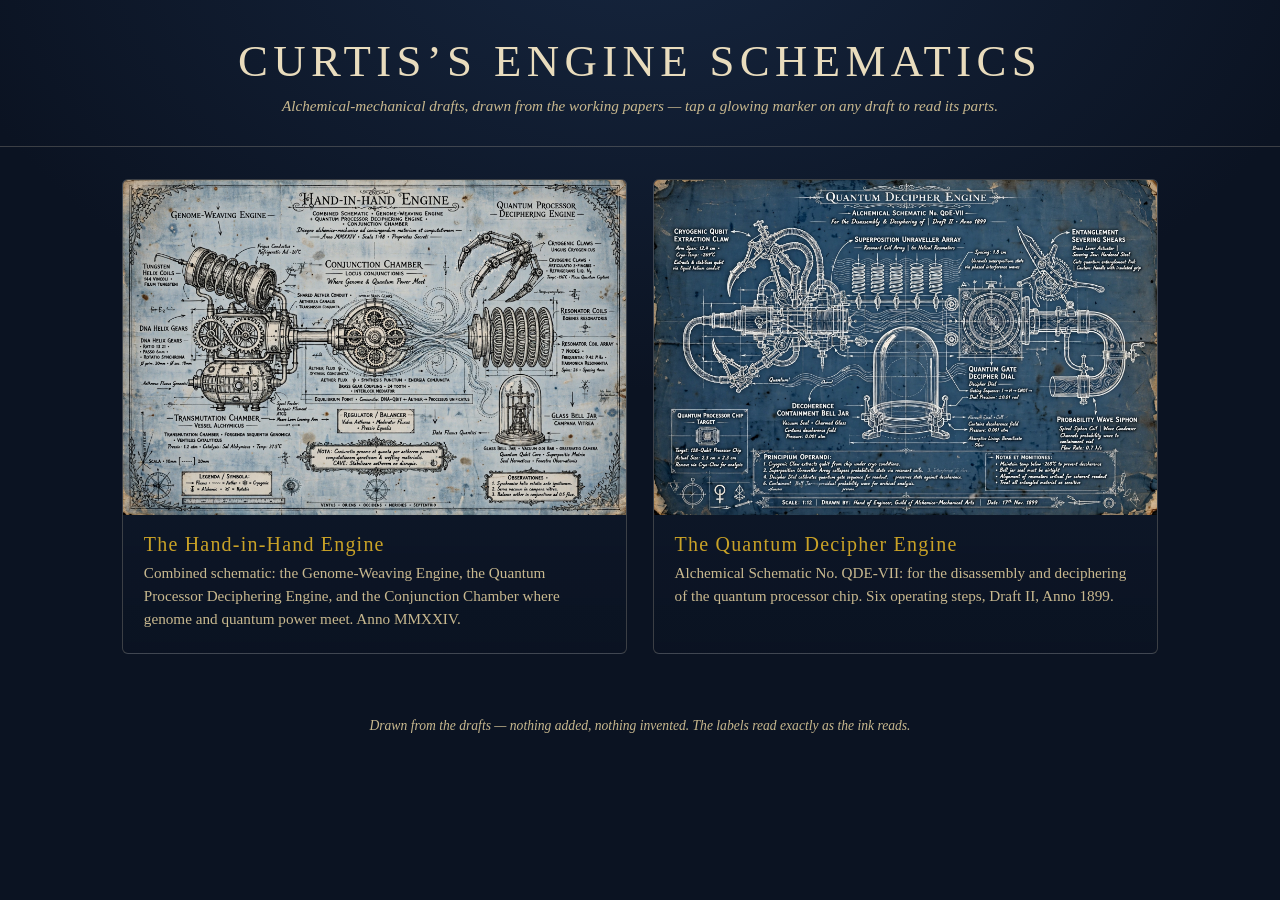
<file: index.html>
<!DOCTYPE html>
<html lang="en">
<head>
<meta charset="utf-8">
<meta name="viewport" content="width=device-width, initial-scale=1">
<title>Curtis's Engine Schematics</title>
<link rel="stylesheet" href="schematic.css">
</head>
<body>

<header class="page-head">
  <h1>Curtis&rsquo;s Engine Schematics</h1>
  <p class="sub">Alchemical-mechanical drafts, drawn from the working papers &mdash; tap a glowing marker on any draft to read its parts.</p>
</header>

<main class="cards">
  <a class="card" href="hand-in-hand-engine.html">
    <img src="hand-in-hand-engine.png" alt="Hand-in-Hand Engine blueprint">
    <div class="card-body">
      <h2>The Hand-in-Hand Engine</h2>
      <p>Combined schematic: the Genome-Weaving Engine, the Quantum Processor Deciphering Engine, and the Conjunction Chamber where genome and quantum power meet. Anno MMXXIV.</p>
    </div>
  </a>
  <a class="card" href="quantum-decipher-engine.html">
    <img src="quantum-decipher-engine.png" alt="Quantum Decipher Engine blueprint">
    <div class="card-body">
      <h2>The Quantum Decipher Engine</h2>
      <p>Alchemical Schematic No. QDE-VII: for the disassembly and deciphering of the quantum processor chip. Six operating steps, Draft II, Anno 1899.</p>
    </div>
  </a>
</main>

<footer>
  Drawn from the drafts &mdash; nothing added, nothing invented. The labels read exactly as the ink reads.
</footer>

</body>
</html>
</file>
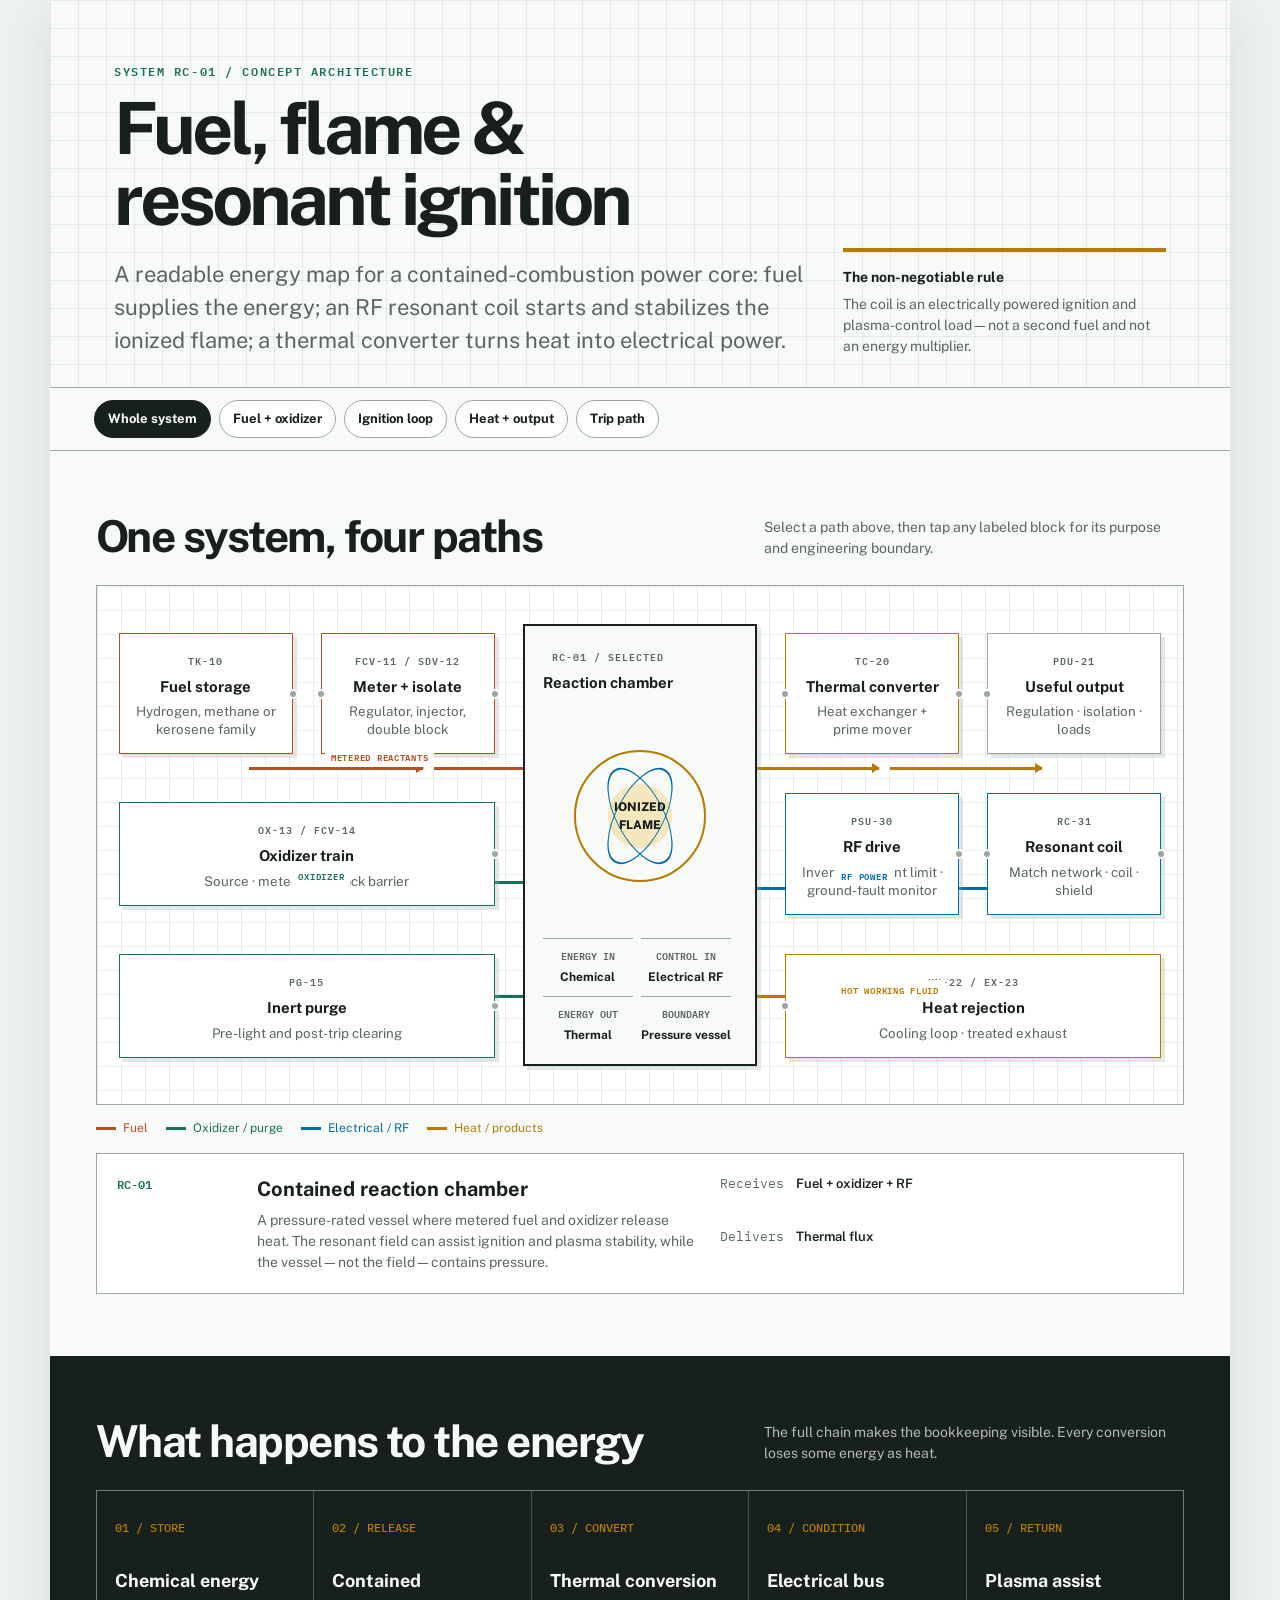
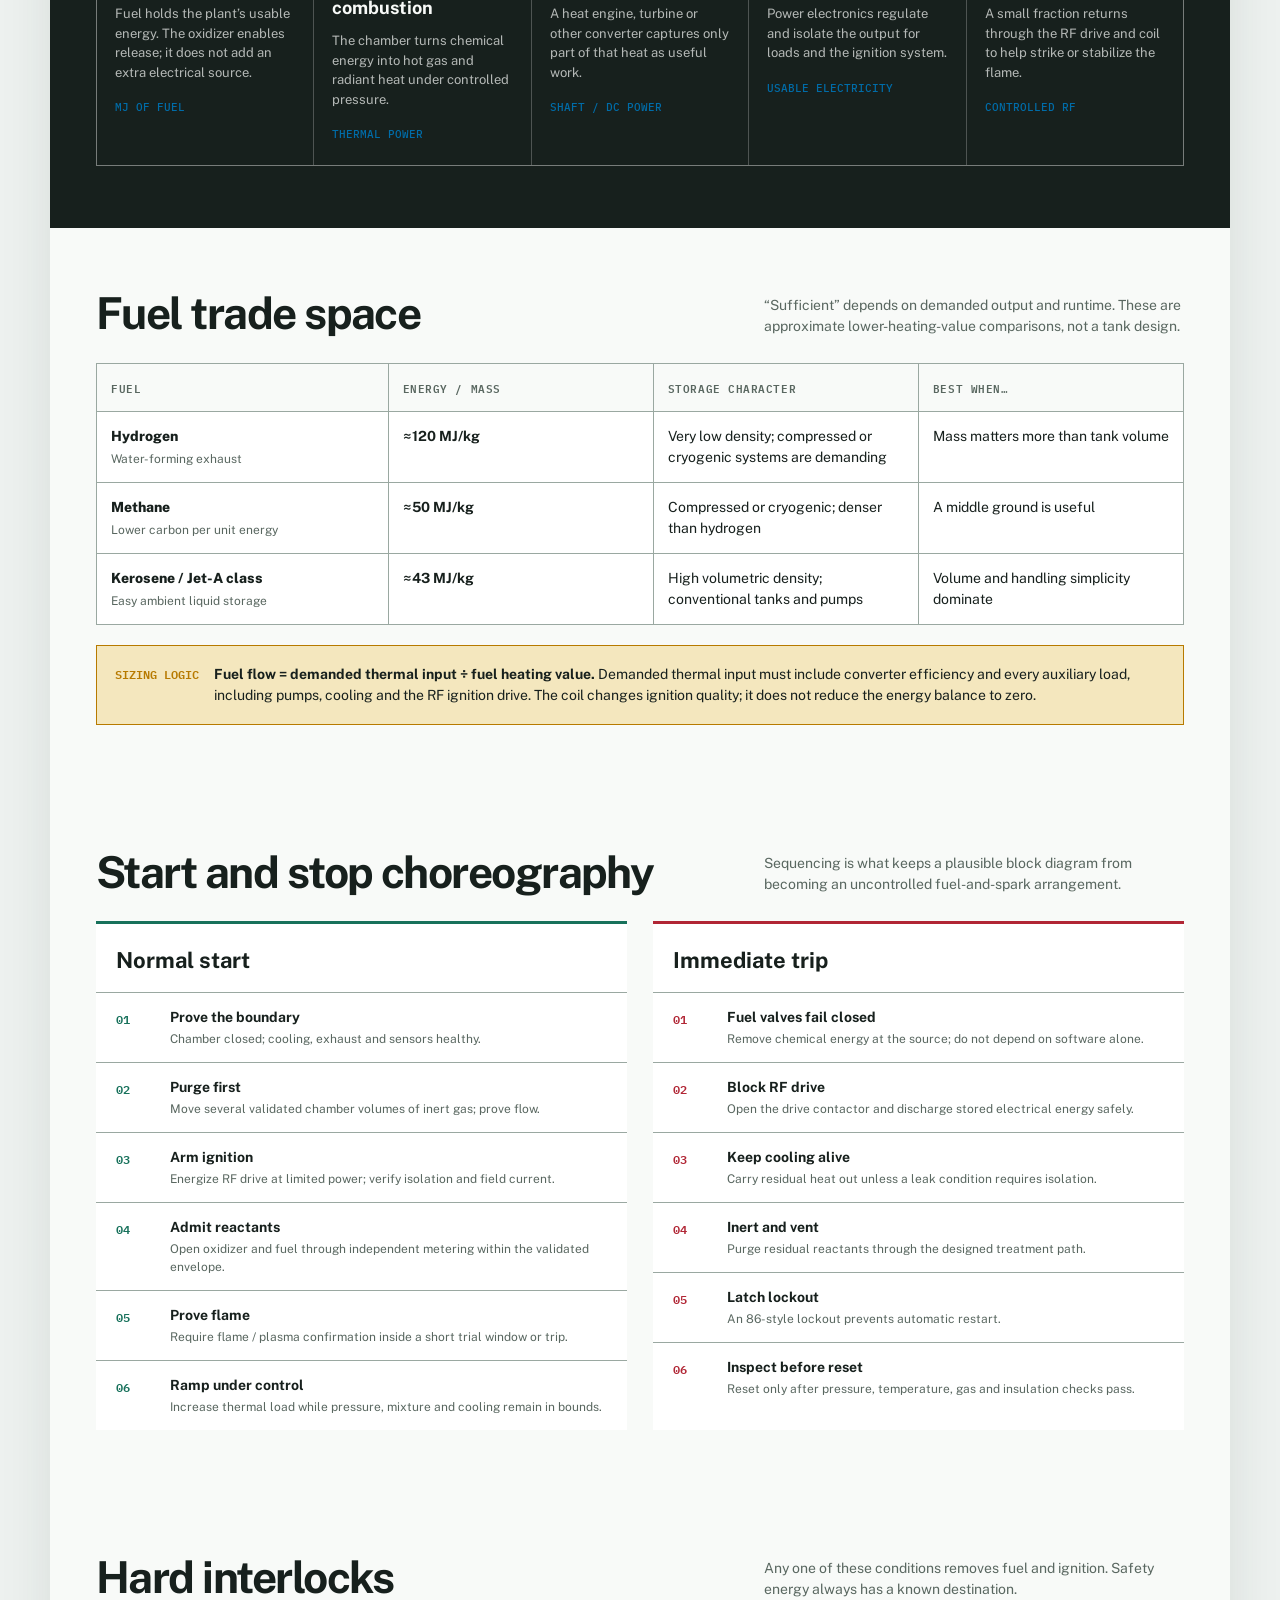
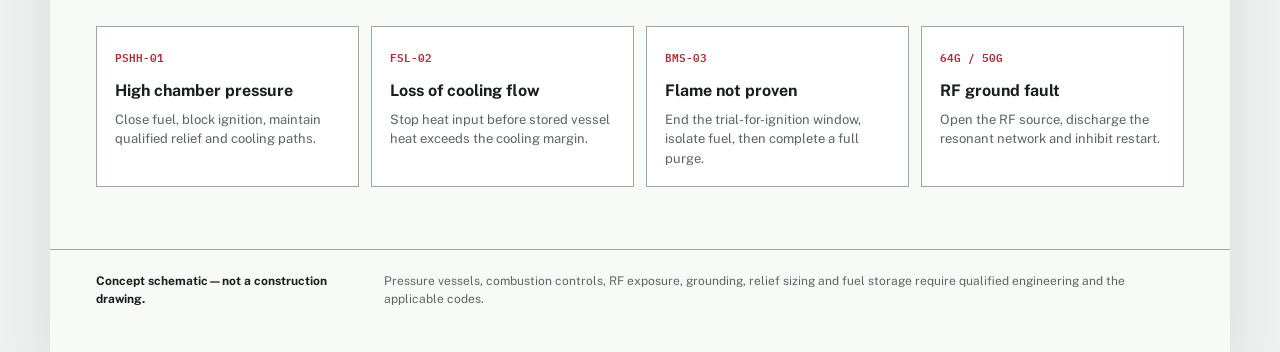
<file: fuel-and-ignition-schematic.html>
<!doctype html>
<html lang="en">
<head>
  <meta charset="utf-8" />
  <meta name="viewport" content="width=device-width, initial-scale=1, viewport-fit=cover" />
  <meta name="color-scheme" content="light dark" />
  <link rel="icon" href="data:," />
  <link rel="preconnect" href="https://fonts.googleapis.com">
  <link rel="preconnect" href="https://fonts.gstatic.com" crossorigin>
  <link href="https://fonts.googleapis.com/css2?family=IBM+Plex+Mono:wght@400;500;600&family=Public+Sans:wght@400;500;600;700;800&display=swap" rel="stylesheet">
  <title>Fuel and Ignition Schematic</title>
  <style>
    :root{
      color-scheme:light dark;
      --bg:#edf1ef;--sheet:#f8faf8;--panel:#ffffff;--ink:#17201d;--muted:#596760;--line:#9aa8a1;
      --fuel:#b54d25;--fuel-soft:#f4dfd5;--spark:#006ca8;--spark-soft:#d9ecf6;--heat:#b77a00;--heat-soft:#f4e7be;
      --safe:#17715b;--safe-soft:#d8eee7;--trip:#b12635;--trip-soft:#f5dfe2;--shadow:0 16px 50px rgba(31,49,42,.10);
      --grid:rgba(43,75,64,.09);--radius:8px;
    }
    @media(prefers-color-scheme:dark){:root{
      --bg:#08110f;--sheet:#0e1916;--panel:#13211d;--ink:#edf6f1;--muted:#a4b5ad;--line:#53645c;
      --fuel:#ff8a5f;--fuel-soft:#3a2119;--spark:#65c7ff;--spark-soft:#123347;--heat:#ffc75a;--heat-soft:#3a2d10;
      --safe:#65d7b0;--safe-soft:#12352b;--trip:#ff7180;--trip-soft:#3d1920;--shadow:0 18px 55px rgba(0,0,0,.32);--grid:rgba(142,197,176,.07);
    }}
    *{box-sizing:border-box}html{scroll-behavior:smooth}body{margin:0;background:var(--bg);color:var(--ink);font-family:"Public Sans",sans-serif;line-height:1.5;overflow-x:hidden}
    button{font:inherit;color:inherit}a{color:inherit}.mono{font-family:"IBM Plex Mono",monospace}.page{width:min(1180px,100%);margin:auto;background:var(--sheet);min-height:100vh;box-shadow:var(--shadow)}
    .intro{padding:clamp(26px,5vw,64px) clamp(18px,5vw,66px) 30px;border-bottom:1px solid var(--line);background-image:linear-gradient(var(--grid) 1px,transparent 1px),linear-gradient(90deg,var(--grid) 1px,transparent 1px);background-size:28px 28px}
    .intro-grid{display:grid;grid-template-columns:minmax(0,1.5fr) minmax(250px,.7fr);gap:38px;align-items:end}.tag{font:600 12px/1.2 "IBM Plex Mono",monospace;letter-spacing:.13em;color:var(--safe);margin:0 0 15px}.intro h1{font-size:clamp(35px,6vw,72px);line-height:.98;letter-spacing:-.055em;margin:0;max-width:780px}.lede{font-size:clamp(17px,2vw,22px);color:var(--muted);max-width:720px;margin:24px 0 0}.design-note{border-top:4px solid var(--heat);padding:15px 0 0}.design-note strong{display:block;font-size:14px}.design-note p{margin:6px 0 0;color:var(--muted);font-size:14px}
    .controlbar{position:sticky;top:0;z-index:20;display:flex;flex-wrap:wrap;gap:8px;padding:12px clamp(14px,4vw,44px);background:color-mix(in srgb,var(--sheet) 94%,transparent);backdrop-filter:blur(10px);border-bottom:1px solid var(--line)}.controlbar button{white-space:nowrap;border:1px solid var(--line);border-radius:99px;background:var(--panel);padding:8px 13px;font-size:13px;font-weight:700;cursor:pointer}.controlbar button[aria-pressed="true"]{background:var(--ink);color:var(--sheet);border-color:var(--ink)}
    .section{padding:clamp(28px,5vw,62px) clamp(16px,4vw,46px)}.section-head{display:flex;justify-content:space-between;align-items:end;gap:20px;margin-bottom:26px}.section-head h2{font-size:clamp(26px,4vw,44px);line-height:1.05;letter-spacing:-.035em;margin:0}.section-head p{max-width:420px;color:var(--muted);margin:0;font-size:14px}
    .schematic{position:relative;display:grid;grid-template-columns:1fr 1fr 1.35fr 1fr 1fr;grid-template-areas:"tank valve chamber converter load" "air air chamber bus coil" "purge purge chamber exhaust exhaust";gap:22px 28px;align-items:center;padding:38px 22px;border:1px solid var(--line);background-color:var(--panel);background-image:linear-gradient(var(--grid) 1px,transparent 1px),linear-gradient(90deg,var(--grid) 1px,transparent 1px);background-size:24px 24px;min-height:520px;overflow:hidden}
    .node{position:relative;z-index:2;border:1px solid var(--line);background:var(--panel);padding:14px;min-height:94px;box-shadow:4px 4px 0 color-mix(in srgb,var(--line) 28%,transparent);cursor:pointer;transition:border-color .2s,opacity .2s,background .2s}.node:focus-visible{outline:3px solid var(--spark);outline-offset:3px}.node:hover{border-color:var(--ink)}.node .id{font:600 10px "IBM Plex Mono",monospace;letter-spacing:.1em;color:var(--muted)}.node strong{display:block;font-size:15px;margin-top:4px}.node small{display:block;color:var(--muted);margin-top:5px;line-height:1.35}.node .port{position:absolute;width:10px;height:10px;border:2px solid var(--panel);border-radius:50%;background:var(--line);top:calc(50% - 5px)}.port.left{left:-6px}.port.right{right:-6px}
    .tank{grid-area:tank;border-color:var(--fuel)}.valve{grid-area:valve;border-color:var(--fuel)}.air{grid-area:air;border-color:var(--safe)}.purge{grid-area:purge;border-color:var(--safe)}.converter{grid-area:converter;border-color:var(--heat)}.load{grid-area:load}.bus{grid-area:bus;border-color:var(--spark)}.coil{grid-area:coil;border-color:var(--spark)}.exhaust{grid-area:exhaust;border-color:var(--heat)}
    .chamber{grid-area:chamber;align-self:stretch;border:2px solid var(--ink);background:var(--sheet);padding:18px;display:flex;flex-direction:column;justify-content:space-between;min-height:320px}.chamber-core{margin:18px auto;width:132px;aspect-ratio:1;border:2px solid var(--heat);border-radius:50%;display:grid;place-items:center;position:relative;background:radial-gradient(circle,var(--heat-soft) 0 35%,transparent 36%)}.chamber-core:before,.chamber-core:after{content:"";position:absolute;border:2px solid var(--spark);border-radius:50%;inset:11px;transform:rotate(62deg) scaleY(.45)}.chamber-core:after{transform:rotate(-62deg) scaleY(.45)}.flame{font-size:12px;font-weight:800;text-align:center;z-index:1}.chamber .stats{display:grid;grid-template-columns:1fr 1fr;gap:8px}.stat{border-top:1px solid var(--line);padding-top:7px}.stat b{display:block;font:600 10px "IBM Plex Mono",monospace;color:var(--muted)}.stat span{font-size:12px;font-weight:700}
    .wire{position:absolute;z-index:1;height:3px;background:var(--line);transform-origin:left center}.wire.fuel{background:var(--fuel)}.wire.spark{background:var(--spark)}.wire.heat{background:var(--heat)}.wire.safe{background:var(--safe)}.w1{left:14%;top:35%;width:16%}.w2{left:31%;top:35%;width:13%}.w3{left:58%;top:35%;width:14%}.w4{left:73%;top:35%;width:14%}.w5{left:13%;top:57%;width:33%}.w6{left:57%;top:58%;width:31%}.w7{left:12%;top:79%;width:35%}.w8{left:58%;top:79%;width:31%}.wire:after{content:"";position:absolute;right:-1px;top:-4px;border-left:8px solid currentColor;border-top:5px solid transparent;border-bottom:5px solid transparent}.fuel{color:var(--fuel)}.spark{color:var(--spark)}.heat{color:var(--heat)}.safe{color:var(--safe)}
    .flow-label{position:absolute;z-index:3;background:var(--panel);padding:2px 6px;font:600 9px "IBM Plex Mono",monospace;letter-spacing:.08em}.fl1{left:21%;top:31%;color:var(--fuel)}.fl2{left:18%;top:54%;color:var(--safe)}.fl3{left:68%;top:54%;color:var(--spark)}.fl4{left:68%;top:76%;color:var(--heat)}
    .schematic[data-path="fuel"] .node:not(.tank):not(.valve):not(.air):not(.chamber),.schematic[data-path="fuel"] .wire:not(.fuel):not(.safe),.schematic[data-path="fuel"] .flow-label:not(.fl1):not(.fl2),.schematic[data-path="ignition"] .node:not(.bus):not(.coil):not(.chamber),.schematic[data-path="ignition"] .wire:not(.spark),.schematic[data-path="ignition"] .flow-label:not(.fl3),.schematic[data-path="thermal"] .node:not(.chamber):not(.converter):not(.load):not(.exhaust),.schematic[data-path="thermal"] .wire:not(.heat),.schematic[data-path="thermal"] .flow-label:not(.fl4){opacity:.2}.schematic[data-path="safety"] .node:not(.valve):not(.purge):not(.chamber):not(.load){opacity:.2}
    .legend{display:flex;flex-wrap:wrap;gap:9px 18px;margin-top:14px;color:var(--muted);font-size:12px}.legend span{display:flex;gap:7px;align-items:center}.swatch{width:20px;height:3px;background:currentColor}
    .detail{margin-top:16px;padding:20px;border:1px solid var(--line);display:grid;grid-template-columns:120px 1fr 1fr;gap:20px;background:var(--panel)}.detail .detail-id{font:600 12px "IBM Plex Mono",monospace;color:var(--safe)}.detail h3{margin:0 0 6px;font-size:20px}.detail p{margin:0;color:var(--muted);font-size:14px}.detail dl{margin:0;display:grid;grid-template-columns:auto 1fr;gap:6px 12px;font-size:13px}.detail dt{font-family:"IBM Plex Mono",monospace;color:var(--muted)}.detail dd{margin:0;font-weight:600}
    .architecture{background:var(--ink);color:var(--sheet)}.architecture .section-head p{color:color-mix(in srgb,var(--sheet) 70%,transparent)}.stages{display:grid;grid-template-columns:repeat(5,1fr);gap:1px;background:color-mix(in srgb,var(--sheet) 24%,transparent);border:1px solid color-mix(in srgb,var(--sheet) 24%,transparent)}.stage{background:var(--ink);padding:24px 18px;min-height:225px}.num{font:500 12px "IBM Plex Mono",monospace;color:var(--heat)}.stage h3{font-size:18px;margin:28px 0 10px}.stage p{font-size:13px;color:color-mix(in srgb,var(--sheet) 70%,transparent);margin:0}.stage .energy{font:500 11px "IBM Plex Mono",monospace;color:var(--spark);display:block;margin-top:18px}
    .fuel-table{display:grid;grid-template-columns:1.1fr repeat(3,1fr);border-top:1px solid var(--line);border-left:1px solid var(--line)}.cell{padding:14px;border-right:1px solid var(--line);border-bottom:1px solid var(--line);background:var(--panel);font-size:14px}.cell.head{font:600 11px "IBM Plex Mono",monospace;letter-spacing:.05em;color:var(--muted);background:var(--sheet)}.fuel-name{font-weight:800}.cell em{display:block;color:var(--muted);font-style:normal;font-size:12px;margin-top:3px}.callout{display:grid;grid-template-columns:auto 1fr;gap:15px;margin-top:20px;padding:18px;border:1px solid var(--heat);background:var(--heat-soft)}.callout b{font:600 12px "IBM Plex Mono",monospace;color:var(--heat)}.callout p{margin:0;font-size:14px}
    .sequence-wrap{display:grid;grid-template-columns:1fr 1fr;gap:26px}.sequence{border-top:3px solid var(--safe);background:var(--panel)}.sequence.trip{border-color:var(--trip)}.sequence h3{padding:20px 20px 0;margin:0;font-size:22px}.steps{list-style:none;margin:15px 0 0;padding:0}.steps li{display:grid;grid-template-columns:42px 1fr;gap:12px;padding:14px 20px;border-top:1px solid var(--line)}.steps .n{font:600 12px "IBM Plex Mono",monospace;color:var(--safe)}.trip .steps .n{color:var(--trip)}.steps b{display:block;font-size:14px}.steps span{display:block;color:var(--muted);font-size:12px;margin-top:2px}
    .interlocks{display:grid;grid-template-columns:repeat(4,1fr);gap:12px}.interlock{border:1px solid var(--line);padding:18px;background:var(--panel)}.interlock .code{font:600 11px "IBM Plex Mono",monospace;color:var(--trip)}.interlock h3{font-size:16px;margin:10px 0 7px}.interlock p{font-size:13px;color:var(--muted);margin:0}.footer{padding:22px clamp(16px,4vw,46px) 44px;border-top:1px solid var(--line);color:var(--muted);font-size:12px;display:flex;justify-content:space-between;gap:20px}.footer strong{color:var(--ink)}
    @media(max-width:820px){.intro-grid{grid-template-columns:1fr}.section-head{display:block}.section-head p{margin-top:10px}.schematic{grid-template-columns:1fr 1fr;grid-template-areas:"tank valve" "air air" "chamber chamber" "bus coil" "converter load" "exhaust exhaust" "purge purge";gap:12px;padding:16px;min-height:auto}.chamber{min-height:290px}.wire,.flow-label{display:none}.stages{grid-template-columns:1fr 1fr}.stage{min-height:180px}.stage:last-child{grid-column:1/-1}.detail{grid-template-columns:1fr}.fuel-table{grid-template-columns:1.25fr 1fr}.fuel-table .cell:nth-child(3),.fuel-table .cell:nth-child(4),.fuel-table .cell:nth-child(7),.fuel-table .cell:nth-child(8),.fuel-table .cell:nth-child(11),.fuel-table .cell:nth-child(12),.fuel-table .cell:nth-child(15),.fuel-table .cell:nth-child(16){display:none}.sequence-wrap{grid-template-columns:1fr}.interlocks{grid-template-columns:1fr 1fr}.footer{display:block}.footer span{display:block;margin-top:8px}}
    @media(max-width:470px){.intro h1{font-size:42px}.stages{grid-template-columns:1fr}.stage,.stage:last-child{grid-column:auto;min-height:0}.interlocks{grid-template-columns:1fr}.node{min-height:105px}.detail{padding:16px}.controlbar{padding-left:12px}.section{padding-left:12px;padding-right:12px}}
    @media(prefers-reduced-motion:reduce){html{scroll-behavior:auto}.node{transition:none}}
    @media print{.controlbar{display:none}.page{box-shadow:none}.schematic{break-inside:avoid}.section{break-inside:auto}}
  </style>
</head>
<body>
<div class="page">
  <header class="intro">
    <div class="intro-grid">
      <div>
        <p class="tag">SYSTEM RC-01 / CONCEPT ARCHITECTURE</p>
        <h1>Fuel, flame &amp; resonant ignition</h1>
        <p class="lede">A readable energy map for a contained-combustion power core: fuel supplies the energy; an RF resonant coil starts and stabilizes the ionized flame; a thermal converter turns heat into electrical power.</p>
      </div>
      <aside class="design-note"><strong>The non-negotiable rule</strong><p>The coil is an electrically powered ignition and plasma-control load—not a second fuel and not an energy multiplier.</p></aside>
    </div>
  </header>

  <nav class="controlbar" aria-label="Highlight a system path">
    <button data-path="all" aria-pressed="true">Whole system</button>
    <button data-path="fuel" aria-pressed="false">Fuel + oxidizer</button>
    <button data-path="ignition" aria-pressed="false">Ignition loop</button>
    <button data-path="thermal" aria-pressed="false">Heat + output</button>
    <button data-path="safety" aria-pressed="false">Trip path</button>
  </nav>

  <main>
    <section class="section" id="system-map">
      <div class="section-head"><h2>One system, four paths</h2><p>Select a path above, then tap any labeled block for its purpose and engineering boundary.</p></div>
      <div class="schematic" data-path="all" id="schematic" aria-label="Contained combustion and resonant ignition system block diagram">
        <div class="wire fuel w1"></div><div class="wire fuel w2"></div><div class="wire heat w3"></div><div class="wire heat w4"></div><div class="wire safe w5"></div><div class="wire spark w6"></div><div class="wire safe w7"></div><div class="wire heat w8"></div>
        <span class="flow-label fl1">METERED REACTANTS</span><span class="flow-label fl2">OXIDIZER</span><span class="flow-label fl3">RF POWER</span><span class="flow-label fl4">HOT WORKING FLUID</span>
        <button class="node tank" data-id="TK-10" data-title="Fuel storage" data-copy="Stores the chemical energy that runs the plant. Choice of fuel changes tank mass, volume, temperature control and handling—not the basic energy path." data-in="Fill / isolation" data-out="Conditioned fuel"><span class="id">TK-10</span><strong>Fuel storage</strong><small>Hydrogen, methane or kerosene family</small><i class="port right"></i></button>
        <button class="node valve" data-id="FCV-11" data-title="Metering and shutoff" data-copy="Two independent fail-closed barriers meter fuel into the chamber. The fast shutoff valve is the first action in every combustion trip." data-in="Conditioned fuel" data-out="Metered flow"><span class="id">FCV-11 / SDV-12</span><strong>Meter + isolate</strong><small>Regulator, injector, double block</small><i class="port left"></i><i class="port right"></i></button>
        <button class="node air" data-id="OX-13" data-title="Oxidizer train" data-copy="Supplies and meters oxidizer separately from the fuel. Ratio control keeps the mixture inside its validated operating envelope." data-in="Oxidizer source" data-out="Metered oxidizer"><span class="id">OX-13 / FCV-14</span><strong>Oxidizer train</strong><small>Source · meter · flashback barrier</small><i class="port right"></i></button>
        <button class="node purge" data-id="PG-15" data-title="Inert purge" data-copy="Sweeps unburned reactants out of the chamber before ignition and after shutdown. It has an independent source and a check valve." data-in="Inert supply" data-out="Chamber sweep"><span class="id">PG-15</span><strong>Inert purge</strong><small>Pre-light and post-trip clearing</small><i class="port right"></i></button>
        <button class="node chamber" data-id="RC-01" data-title="Contained reaction chamber" data-copy="A pressure-rated vessel where metered fuel and oxidizer release heat. The resonant field can assist ignition and plasma stability, while the vessel—not the field—contains pressure." data-in="Fuel + oxidizer + RF" data-out="Thermal flux"><div><span class="id">RC-01 / SELECTED</span><strong>Reaction chamber</strong></div><div class="chamber-core" aria-hidden="true"><span class="flame">IONIZED<br>FLAME</span></div><div class="stats"><div class="stat"><b>ENERGY IN</b><span>Chemical</span></div><div class="stat"><b>CONTROL IN</b><span>Electrical RF</span></div><div class="stat"><b>ENERGY OUT</b><span>Thermal</span></div><div class="stat"><b>BOUNDARY</b><span>Pressure vessel</span></div></div></button>
        <button class="node converter" data-id="TC-20" data-title="Thermal converter" data-copy="Accepts heat from the chamber through a heat exchanger and turns a portion into useful shaft or electrical output. The rest must leave through a cooling path." data-in="Thermal flux" data-out="DC power + waste heat"><span class="id">TC-20</span><strong>Thermal converter</strong><small>Heat exchanger + prime mover</small><i class="port left"></i><i class="port right"></i></button>
        <button class="node load" data-id="PDU-21" data-title="Useful electrical output" data-copy="Conditions converter output for ship or facility loads. It also powers the ignition electronics after start, closing an energy loop without creating energy." data-in="Raw electrical output" data-out="Regulated bus"><span class="id">PDU-21</span><strong>Useful output</strong><small>Regulation · isolation · loads</small><i class="port left"></i></button>
        <button class="node bus" data-id="PSU-30" data-title="Ignition power supply" data-copy="Draws ordinary electrical power and converts it to a controlled high-frequency drive. During a cold start it needs an independent battery or external source." data-in="Start source / ship bus" data-out="Controlled RF drive"><span class="id">PSU-30</span><strong>RF drive</strong><small>Inverter · current limit · ground-fault monitor</small><i class="port right"></i></button>
        <button class="node coil" data-id="RC-31" data-title="Resonant ignition coil" data-copy="A Tesla-coil-like resonant transformer raises voltage and couples RF energy into the igniter or plasma zone. Its job is ignition and stability, not net power production." data-in="RF electrical drive" data-out="High-field ignition"><span class="id">RC-31</span><strong>Resonant coil</strong><small>Match network · coil · shield</small><i class="port left"></i><i class="port right"></i></button>
        <button class="node exhaust" data-id="HX-22" data-title="Heat rejection and exhaust" data-copy="Carries combustion products and unavoidable waste heat away through controlled, monitored paths. A practical plant always needs this sink." data-in="Products + rejected heat" data-out="Managed discharge"><span class="id">HX-22 / EX-23</span><strong>Heat rejection</strong><small>Cooling loop · treated exhaust</small><i class="port left"></i></button>
      </div>
      <div class="legend"><span class="fuel"><i class="swatch"></i>Fuel</span><span class="safe"><i class="swatch"></i>Oxidizer / purge</span><span class="spark"><i class="swatch"></i>Electrical / RF</span><span class="heat"><i class="swatch"></i>Heat / products</span></div>
      <div class="detail" id="detail" aria-live="polite"><div class="detail-id">RC-01</div><div><h3>Contained reaction chamber</h3><p>A pressure-rated vessel where metered fuel and oxidizer release heat. The resonant field can assist ignition and plasma stability, while the vessel—not the field—contains pressure.</p></div><dl><dt>Receives</dt><dd>Fuel + oxidizer + RF</dd><dt>Delivers</dt><dd>Thermal flux</dd></dl></div>
    </section>

    <section class="section architecture">
      <div class="section-head"><h2>What happens to the energy</h2><p>The full chain makes the bookkeeping visible. Every conversion loses some energy as heat.</p></div>
      <div class="stages">
        <article class="stage"><span class="num">01 / STORE</span><h3>Chemical energy</h3><p>Fuel holds the plant’s usable energy. The oxidizer enables release; it does not add an extra electrical source.</p><span class="energy">MJ OF FUEL</span></article>
        <article class="stage"><span class="num">02 / RELEASE</span><h3>Contained combustion</h3><p>The chamber turns chemical energy into hot gas and radiant heat under controlled pressure.</p><span class="energy">THERMAL POWER</span></article>
        <article class="stage"><span class="num">03 / CONVERT</span><h3>Thermal conversion</h3><p>A heat engine, turbine or other converter captures only part of that heat as useful work.</p><span class="energy">SHAFT / DC POWER</span></article>
        <article class="stage"><span class="num">04 / CONDITION</span><h3>Electrical bus</h3><p>Power electronics regulate and isolate the output for loads and the ignition system.</p><span class="energy">USABLE ELECTRICITY</span></article>
        <article class="stage"><span class="num">05 / RETURN</span><h3>Plasma assist</h3><p>A small fraction returns through the RF drive and coil to help strike or stabilize the flame.</p><span class="energy">CONTROLLED RF</span></article>
      </div>
    </section>

    <section class="section">
      <div class="section-head"><h2>Fuel trade space</h2><p>“Sufficient” depends on demanded output and runtime. These are approximate lower-heating-value comparisons, not a tank design.</p></div>
      <div class="fuel-table" role="table" aria-label="Fuel property comparison">
        <div class="cell head">FUEL</div><div class="cell head">ENERGY / MASS</div><div class="cell head">STORAGE CHARACTER</div><div class="cell head">BEST WHEN…</div>
        <div class="cell"><span class="fuel-name">Hydrogen</span><em>Water-forming exhaust</em></div><div class="cell"><b>≈120 MJ/kg</b></div><div class="cell">Very low density; compressed or cryogenic systems are demanding</div><div class="cell">Mass matters more than tank volume</div>
        <div class="cell"><span class="fuel-name">Methane</span><em>Lower carbon per unit energy</em></div><div class="cell"><b>≈50 MJ/kg</b></div><div class="cell">Compressed or cryogenic; denser than hydrogen</div><div class="cell">A middle ground is useful</div>
        <div class="cell"><span class="fuel-name">Kerosene / Jet-A class</span><em>Easy ambient liquid storage</em></div><div class="cell"><b>≈43 MJ/kg</b></div><div class="cell">High volumetric density; conventional tanks and pumps</div><div class="cell">Volume and handling simplicity dominate</div>
      </div>
      <div class="callout"><b>SIZING LOGIC</b><p><strong>Fuel flow = demanded thermal input ÷ fuel heating value.</strong> Demanded thermal input must include converter efficiency and every auxiliary load, including pumps, cooling and the RF ignition drive. The coil changes ignition quality; it does not reduce the energy balance to zero.</p></div>
    </section>

    <section class="section">
      <div class="section-head"><h2>Start and stop choreography</h2><p>Sequencing is what keeps a plausible block diagram from becoming an uncontrolled fuel-and-spark arrangement.</p></div>
      <div class="sequence-wrap">
        <article class="sequence"><h3>Normal start</h3><ol class="steps"><li><span class="n">01</span><div><b>Prove the boundary</b><span>Chamber closed; cooling, exhaust and sensors healthy.</span></div></li><li><span class="n">02</span><div><b>Purge first</b><span>Move several validated chamber volumes of inert gas; prove flow.</span></div></li><li><span class="n">03</span><div><b>Arm ignition</b><span>Energize RF drive at limited power; verify isolation and field current.</span></div></li><li><span class="n">04</span><div><b>Admit reactants</b><span>Open oxidizer and fuel through independent metering within the validated envelope.</span></div></li><li><span class="n">05</span><div><b>Prove flame</b><span>Require flame / plasma confirmation inside a short trial window or trip.</span></div></li><li><span class="n">06</span><div><b>Ramp under control</b><span>Increase thermal load while pressure, mixture and cooling remain in bounds.</span></div></li></ol></article>
        <article class="sequence trip"><h3>Immediate trip</h3><ol class="steps"><li><span class="n">01</span><div><b>Fuel valves fail closed</b><span>Remove chemical energy at the source; do not depend on software alone.</span></div></li><li><span class="n">02</span><div><b>Block RF drive</b><span>Open the drive contactor and discharge stored electrical energy safely.</span></div></li><li><span class="n">03</span><div><b>Keep cooling alive</b><span>Carry residual heat out unless a leak condition requires isolation.</span></div></li><li><span class="n">04</span><div><b>Inert and vent</b><span>Purge residual reactants through the designed treatment path.</span></div></li><li><span class="n">05</span><div><b>Latch lockout</b><span>An 86-style lockout prevents automatic restart.</span></div></li><li><span class="n">06</span><div><b>Inspect before reset</b><span>Reset only after pressure, temperature, gas and insulation checks pass.</span></div></li></ol></article>
      </div>
    </section>

    <section class="section">
      <div class="section-head"><h2>Hard interlocks</h2><p>Any one of these conditions removes fuel and ignition. Safety energy always has a known destination.</p></div>
      <div class="interlocks">
        <article class="interlock"><span class="code">PSHH-01</span><h3>High chamber pressure</h3><p>Close fuel, block ignition, maintain qualified relief and cooling paths.</p></article>
        <article class="interlock"><span class="code">FSL-02</span><h3>Loss of cooling flow</h3><p>Stop heat input before stored vessel heat exceeds the cooling margin.</p></article>
        <article class="interlock"><span class="code">BMS-03</span><h3>Flame not proven</h3><p>End the trial-for-ignition window, isolate fuel, then complete a full purge.</p></article>
        <article class="interlock"><span class="code">64G / 50G</span><h3>RF ground fault</h3><p>Open the RF source, discharge the resonant network and inhibit restart.</p></article>
      </div>
    </section>
  </main>

  <footer class="footer"><strong>Concept schematic—not a construction drawing.</strong><span>Pressure vessels, combustion controls, RF exposure, grounding, relief sizing and fuel storage require qualified engineering and the applicable codes.</span></footer>
</div>
<script>
  const schematic=document.getElementById('schematic');
  const controls=[...document.querySelectorAll('.controlbar button')];
  controls.forEach(btn=>btn.addEventListener('click',()=>{
    controls.forEach(b=>b.setAttribute('aria-pressed','false'));
    btn.setAttribute('aria-pressed','true');schematic.dataset.path=btn.dataset.path;
  }));
  const detail=document.getElementById('detail');
  document.querySelectorAll('.node').forEach(node=>node.addEventListener('click',()=>{
    detail.innerHTML=`<div class="detail-id">${node.dataset.id}</div><div><h3>${node.dataset.title}</h3><p>${node.dataset.copy}</p></div><dl><dt>Receives</dt><dd>${node.dataset.in}</dd><dt>Delivers</dt><dd>${node.dataset.out}</dd></dl>`;
  }));
</script>
</body>
</html>
</file>
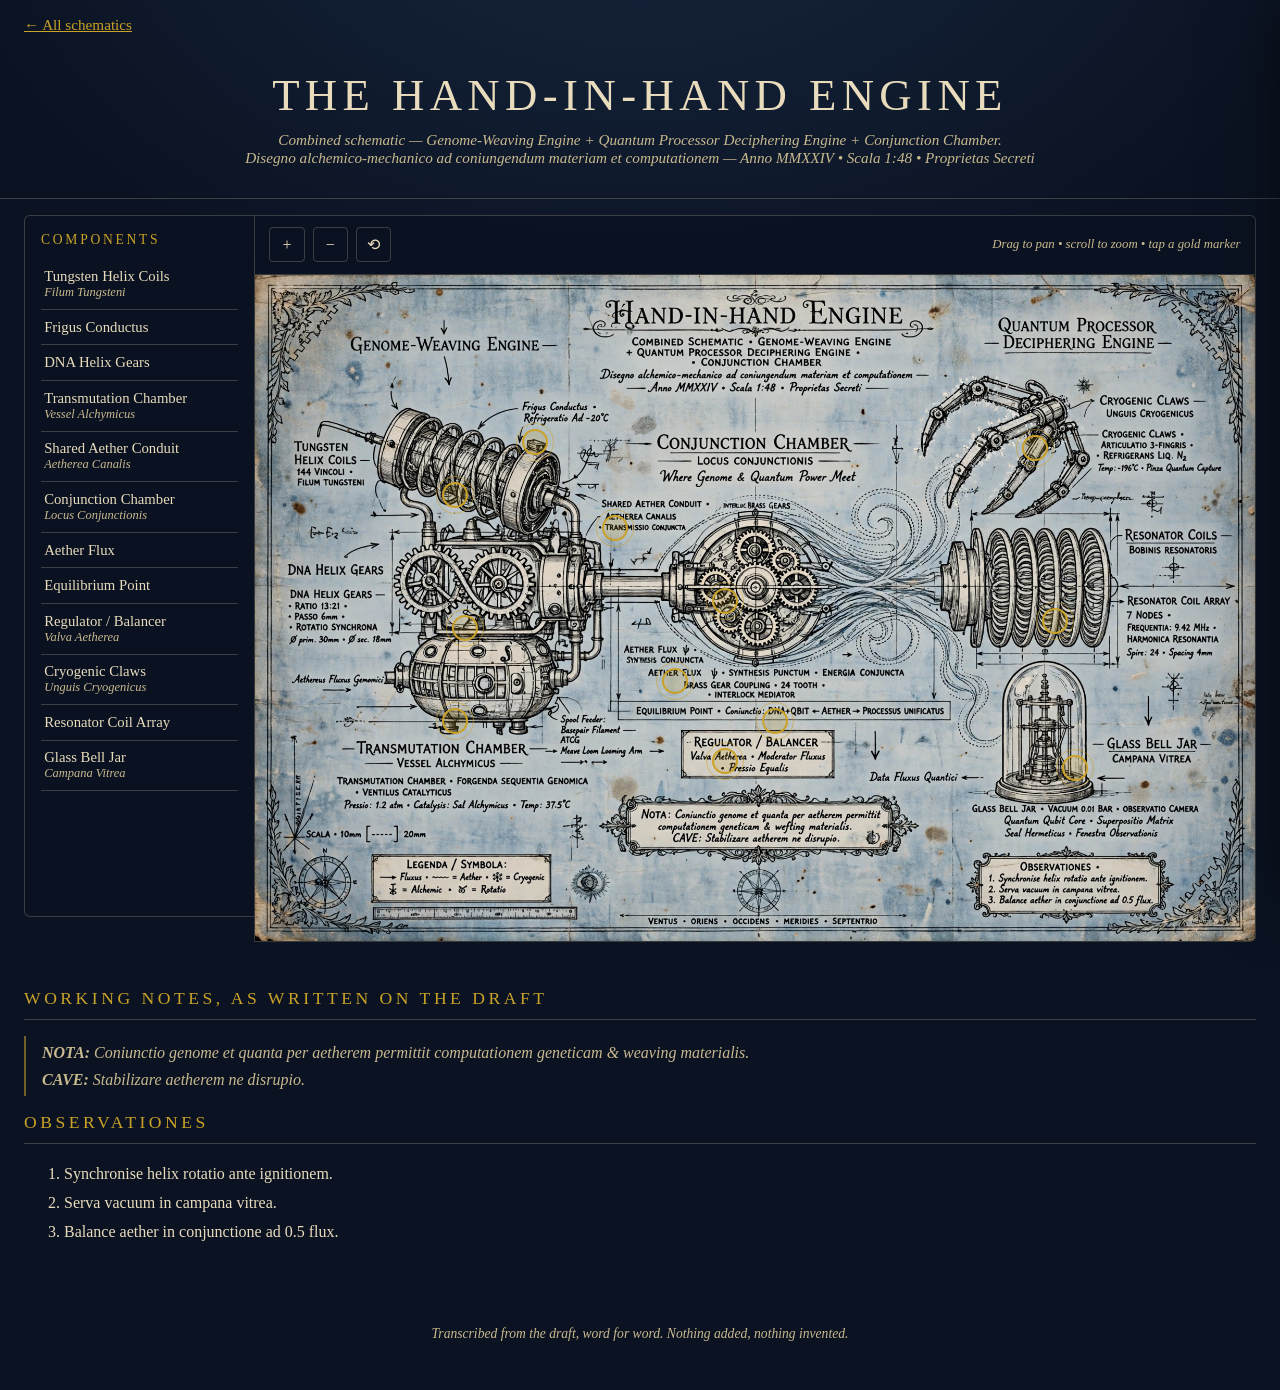
<file: hand-in-hand-engine.html>
<!DOCTYPE html>
<html lang="en">
<head>
<meta charset="utf-8">
<meta name="viewport" content="width=device-width, initial-scale=1">
<title>The Hand-in-Hand Engine &mdash; Interactive Schematic</title>
<link rel="stylesheet" href="schematic.css">
</head>
<body>

<nav class="back"><a href="index.html">&larr; All schematics</a></nav>

<header class="page-head">
  <h1>The Hand-in-Hand Engine</h1>
  <p class="sub">Combined schematic &mdash; Genome-Weaving Engine + Quantum Processor Deciphering Engine + Conjunction Chamber.<br>
  <em>Disegno alchemico-mechanico ad coniungendum materiam et computationem</em> &mdash; Anno MMXXIV &bull; Scala 1:48 &bull; Proprietas Secreti</p>
</header>

<div class="schematic-wrap">
  <aside class="component-list" id="component-list" aria-label="Components">
    <h3>Components</h3>
  </aside>

  <div class="stage-col">
    <div class="toolbar">
      <button id="zoom-in" aria-label="Zoom in">+</button>
      <button id="zoom-out" aria-label="Zoom out">&minus;</button>
      <button id="zoom-reset" aria-label="Reset view">&#10226;</button>
      <span class="hint">Drag to pan &bull; scroll to zoom &bull; tap a gold marker</span>
    </div>
    <div class="stage" id="stage">
      <div class="canvas" id="canvas">
        <img class="blueprint" src="hand-in-hand-engine.png" alt="Hand-in-Hand Engine blueprint">
      </div>
    </div>
  </div>
</div>

<aside class="detail" id="detail" aria-label="Component details">
  <button class="close" id="detail-close" aria-label="Close">&times;</button>
  <div id="detail-body"></div>
</aside>

<section class="principle">
  <h2>Working Notes, as written on the draft</h2>
  <blockquote>
    <strong>NOTA:</strong> Coniunctio genome et quanta per aetherem permittit computationem geneticam &amp; weaving materialis.<br>
    <strong>CAVE:</strong> Stabilizare aetherem ne disrupio.
  </blockquote>
  <h2>Observationes</h2>
  <ol>
    <li>Synchronise helix rotatio ante ignitionem.</li>
    <li>Serva vacuum in campana vitrea.</li>
    <li>Balance aether in conjunctione ad 0.5 flux.</li>
  </ol>
</section>

<footer>
  Transcribed from the draft, word for word. Nothing added, nothing invented.
</footer>

<script>
var COMPONENTS = [
  { id: 'tungsten', name: 'Tungsten Helix Coils', latin: 'Filum Tungsteni',
    specs: ['144 Vincoli'], x: 20, y: 33 },
  { id: 'frigus', name: 'Frigus Conductus', latin: '',
    specs: ['Refrigeratio Ad -20\u00B0C'], x: 28, y: 25 },
  { id: 'dna', name: 'DNA Helix Gears', latin: '',
    specs: ['Ratio 13:21', 'Passo 6mm', 'Rotatio Synchrona', '\u00D8 prim. 30mm', '\u00D8 sec. 18mm'], x: 21, y: 53 },
  { id: 'transmutation', name: 'Transmutation Chamber', latin: 'Vessel Alchymicus',
    specs: ['Forgenda Sequentia Genomica', 'Ventilus Catalyticus', 'Pressio: 1.2 atm', 'Catalysis: Sal Alchymicus', 'Temp: 37.5\u00B0C'], x: 20, y: 67 },
  { id: 'conduit', name: 'Shared Aether Conduit', latin: 'Aetherea Canalis',
    specs: ['Transmissio Conjuncta'], x: 36, y: 38 },
  { id: 'conjunction', name: 'Conjunction Chamber', latin: 'Locus Conjunctionis',
    specs: ['Where Genome & Quantum Power Meet'], x: 47, y: 49 },
  { id: 'flux', name: 'Aether Flux', latin: '',
    specs: ['Synthesis Conjuncta', 'Synthesis Punctum', 'Energia Conjuncta', 'Brass Gear Coupling \u2014 24 tooth', 'Interlock Mediator'], x: 42, y: 61 },
  { id: 'equilibrium', name: 'Equilibrium Point', latin: '',
    specs: ['Coniunctio: DNA+QBIT \u2190 AETHER \u2192 Processus Unificatus'], x: 52, y: 67 },
  { id: 'regulator', name: 'Regulator / Balancer', latin: 'Valva Aetherea',
    specs: ['Moderator Fluxus', 'Pressio Equalis'], x: 47, y: 73 },
  { id: 'claws', name: 'Cryogenic Claws', latin: 'Unguis Cryogenicus',
    specs: ['Articulatio 3-Fingris', 'Refrigerans Liq. N2', 'Temp: -196\u00B0C', 'Pinza Quantum Capture'], x: 78, y: 26 },
  { id: 'resonator', name: 'Resonator Coil Array', latin: '',
    specs: ['7 Nodes', 'Frequentia: 9.42 MHz', 'Harmonica Resonantia', 'Spire: 24', 'Spacing 4mm'], x: 80, y: 52 },
  { id: 'belljar', name: 'Glass Bell Jar', latin: 'Campana Vitrea',
    specs: ['Vacuum 0.01 bar', 'Observatio Camera', 'Quantum Qubit Core', 'Superpositio Matrix', 'Seal Hermeticus', 'Fenestra Observationis'], x: 82, y: 74 }
];
</script>
<script src="schematic.js"></script>

</body>
</html>
</file>
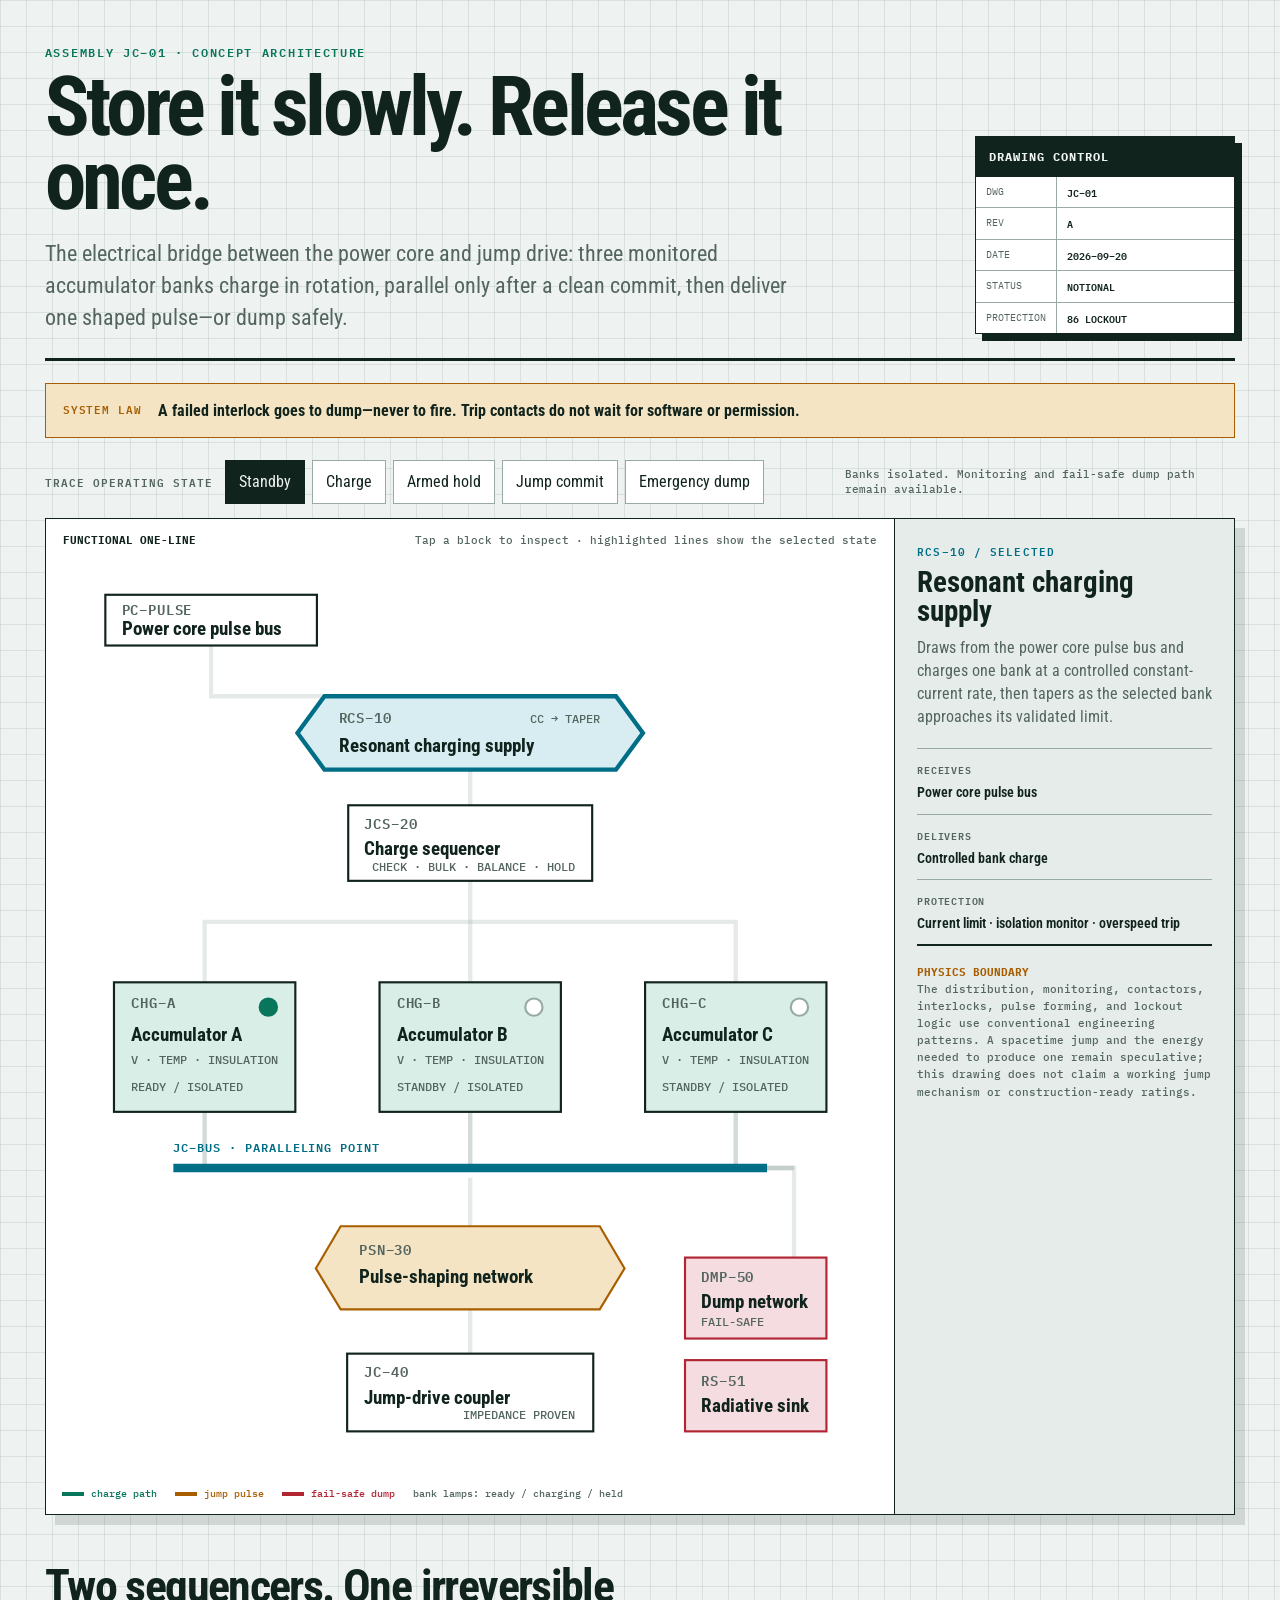
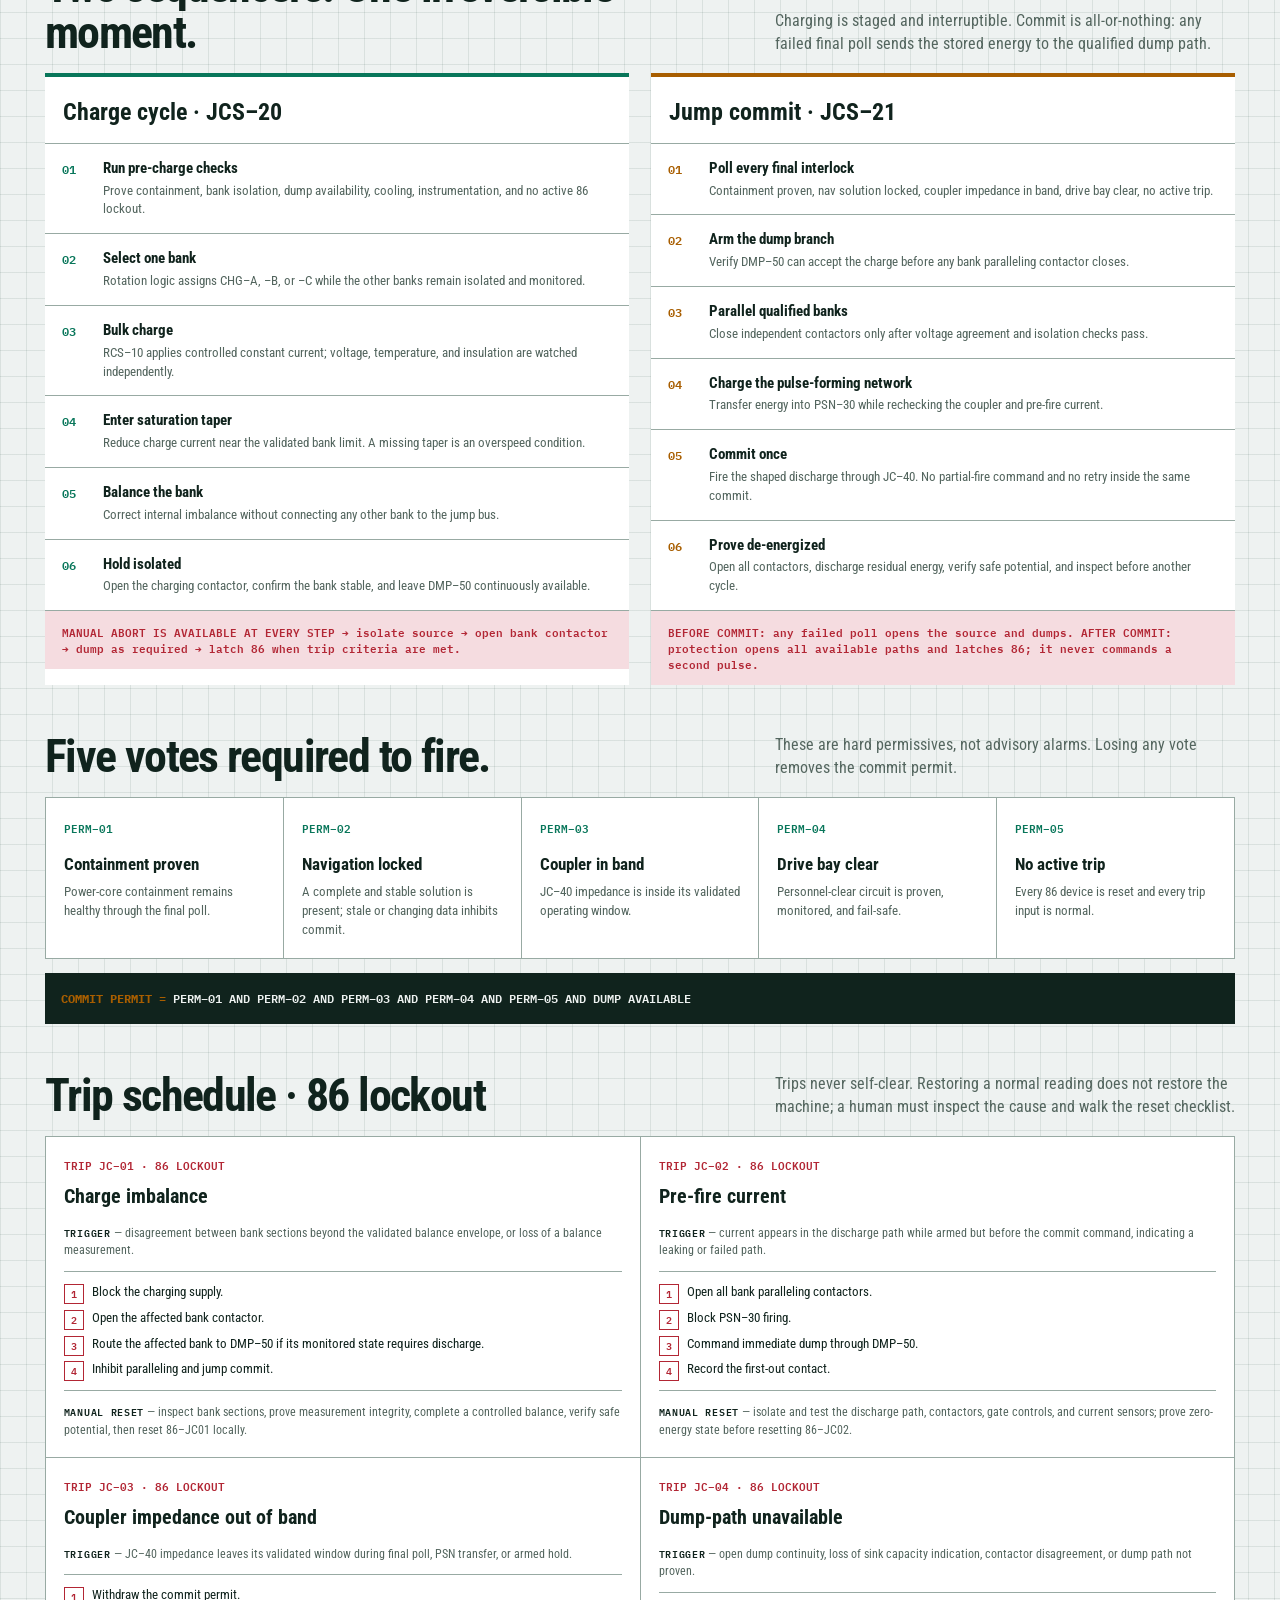
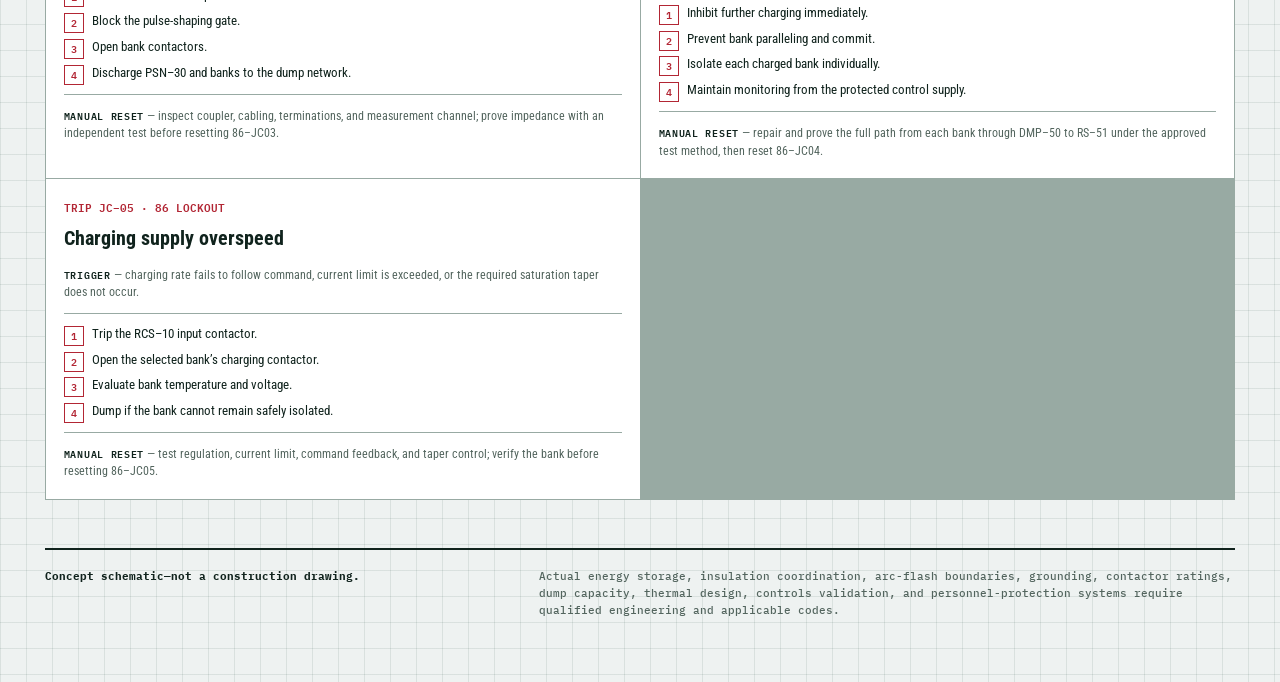
<file: jump-charge-schematic.html>
<!doctype html>
<html lang="en">
<head>
  <meta charset="utf-8" />
  <meta name="viewport" content="width=device-width, initial-scale=1, viewport-fit=cover" />
  <meta name="color-scheme" content="light dark" />
  <link rel="icon" href="data:," />
  <link rel="preconnect" href="https://fonts.googleapis.com">
  <link rel="preconnect" href="https://fonts.gstatic.com" crossorigin>
  <link href="https://fonts.googleapis.com/css2?family=IBM+Plex+Mono:wght@400;500;600&family=Roboto+Condensed:wght@400;500;600;700&display=swap" rel="stylesheet">
  <title>Jump Charge Schematic</title>
  <style>
    :root{
      color-scheme:light dark;
      --paper:#eef2f1;--sheet:#f9fbfa;--panel:#ffffff;--panel2:#e6ece9;--ink:#10231d;--muted:#53655e;
      --line:#98aaa3;--grid:rgba(31,77,63,.10);--cyan:#006e86;--cyan-soft:#d8edf2;--green:#08765a;--green-soft:#d9eee7;
      --amber:#a85e00;--amber-soft:#f4e4c4;--red:#b22634;--red-soft:#f5dce0;--shadow:rgba(22,47,38,.14);
    }
    @media(prefers-color-scheme:dark){:root{
      --paper:#07110f;--sheet:#0c1714;--panel:#101e1a;--panel2:#172923;--ink:#ebf5f0;--muted:#9fb2aa;
      --line:#4d635a;--grid:rgba(137,190,169,.08);--cyan:#59cce8;--cyan-soft:#123945;--green:#5bd4aa;--green-soft:#123a2e;
      --amber:#ffc064;--amber-soft:#3e2c12;--red:#ff7784;--red-soft:#401a21;--shadow:rgba(0,0,0,.38);
    }}
    *{box-sizing:border-box}html{scroll-behavior:smooth}body{margin:0;min-width:320px;overflow-x:hidden;background-color:var(--paper);background-image:linear-gradient(var(--grid) 1px,transparent 1px),linear-gradient(90deg,var(--grid) 1px,transparent 1px);background-size:26px 26px;color:var(--ink);font-family:"Roboto Condensed",sans-serif;line-height:1.45}
    button{font:inherit;color:inherit}main{width:min(1420px,100%);margin:auto;padding:clamp(18px,3.5vw,52px)}
    .mast{display:grid;grid-template-columns:minmax(0,1fr) 260px;gap:36px;align-items:end;padding-bottom:24px;border-bottom:3px solid var(--ink)}
    .kicker{margin:0 0 10px;font:600 12px/1.3 "IBM Plex Mono",monospace;letter-spacing:.14em;color:var(--green)}h1{margin:0;font-size:clamp(40px,6.5vw,86px);line-height:.89;letter-spacing:-.045em;max-width:900px}.lede{max-width:760px;margin:20px 0 0;font-size:clamp(17px,2vw,22px);color:var(--muted)}
    .rev{border:1px solid var(--ink);background:var(--panel);box-shadow:7px 7px 0 var(--ink);font-family:"IBM Plex Mono",monospace}.rev h2{margin:0;padding:11px 13px;background:var(--ink);color:var(--paper);font-size:12px;letter-spacing:.08em}.rev dl{display:grid;grid-template-columns:auto 1fr;margin:0;font-size:10px}.rev dt,.rev dd{margin:0;padding:8px 10px;border-bottom:1px solid var(--line)}.rev dt{color:var(--muted);border-right:1px solid var(--line)}.rev dd{font-weight:600}.rev dt:last-of-type,.rev dd:last-of-type{border-bottom:0}
    .law{display:grid;grid-template-columns:auto 1fr;gap:16px;margin:22px 0;padding:15px 17px;border:1px solid var(--amber);background:var(--amber-soft)}.law strong{font:600 11px "IBM Plex Mono",monospace;color:var(--amber);letter-spacing:.08em}.law span{font-weight:700}
    .modebar{display:flex;align-items:center;gap:7px;flex-wrap:wrap;margin:0 0 14px}.modebar-label{margin-right:5px;font:600 11px "IBM Plex Mono",monospace;color:var(--muted);letter-spacing:.09em}.mode{border:1px solid var(--line);background:var(--panel);padding:9px 13px;min-height:42px;cursor:pointer}.mode:hover{border-color:var(--ink)}.mode[aria-pressed="true"]{background:var(--ink);border-color:var(--ink);color:var(--paper)}.mode-note{margin-left:auto;max-width:390px;font:500 11px/1.4 "IBM Plex Mono",monospace;color:var(--muted)}
    .board{display:grid;grid-template-columns:minmax(0,1fr) 340px;border:1px solid var(--ink);background:var(--panel);box-shadow:10px 10px 0 var(--shadow)}.drawing{min-width:0;padding:14px}.drawing-head{display:flex;justify-content:space-between;gap:18px;margin:0 3px 10px;font:500 11px "IBM Plex Mono",monospace;color:var(--muted)}.drawing-head b{color:var(--ink)}
    svg{display:block;width:100%;height:auto;background:var(--panel)}.wire{fill:none;stroke:var(--line);stroke-width:4;opacity:.25;transition:opacity .2s,stroke .2s,stroke-width .2s}.wire.active{stroke:var(--green);opacity:1;stroke-width:6}.wire.pulse.active{stroke:var(--amber);stroke-dasharray:14 10;animation:flow 1.1s linear infinite}.wire.dump.active{stroke:var(--red);stroke-dasharray:5 10;animation:flow .8s linear infinite}@keyframes flow{to{stroke-dashoffset:-48}}
    .node{cursor:pointer;outline:none}.node rect,.node polygon,.node circle{fill:var(--panel);stroke:var(--ink);stroke-width:2;transition:fill .2s,stroke .2s}.node:hover rect,.node:focus rect,.node.selected rect,.node:hover polygon,.node:focus polygon,.node.selected polygon,.node:hover circle,.node:focus circle,.node.selected circle{fill:var(--cyan-soft);stroke:var(--cyan);stroke-width:4}.node .tag{font:600 13px "IBM Plex Mono",monospace;letter-spacing:.06em;fill:var(--muted)}.node .name{font:700 18px "Roboto Condensed",sans-serif;fill:var(--ink)}.node .spec{font:500 11px "IBM Plex Mono",monospace;fill:var(--muted)}.bank rect{fill:var(--green-soft)}.dump-node rect{fill:var(--red-soft);stroke:var(--red)}.pulse-node polygon{fill:var(--amber-soft);stroke:var(--amber)}.busbar{stroke:var(--cyan);stroke-width:8}.status-ring{fill:var(--panel);stroke:var(--line);stroke-width:3}.status-ring.ready{fill:var(--green);stroke:var(--green)}.status-ring.charge{fill:var(--amber);stroke:var(--amber)}.status-ring.hold{fill:var(--cyan);stroke:var(--cyan)}.status-ring.off{fill:var(--panel);stroke:var(--line)}.svg-label{font:600 11px "IBM Plex Mono",monospace;letter-spacing:.08em;fill:var(--cyan)}
    .inspector{border-left:1px solid var(--ink);background:var(--panel2);padding:22px;display:flex;flex-direction:column;min-width:0}.inspector .sel{font:600 11px "IBM Plex Mono",monospace;color:var(--cyan);letter-spacing:.1em}.inspector h2{margin:8px 0 10px;font-size:29px;line-height:1}.inspector>p{margin:0 0 20px;color:var(--muted)}.specs{margin:0}.specs div{padding:11px 0;border-top:1px solid var(--line)}.specs dt{font:600 10px "IBM Plex Mono",monospace;color:var(--muted);letter-spacing:.08em}.specs dd{margin:4px 0 0;font-size:14px;font-weight:600}.boundary{margin-top:auto;padding-top:18px;border-top:2px solid var(--ink);font:500 11px/1.55 "IBM Plex Mono",monospace;color:var(--muted)}.boundary b{color:var(--amber)}
    .legend{display:flex;flex-wrap:wrap;gap:8px 18px;margin:13px 2px 0;font:500 10px "IBM Plex Mono",monospace;color:var(--muted)}.legend span{display:flex;align-items:center;gap:7px}.legend i{width:22px;height:4px;background:currentColor}.legend .normal{color:var(--green)}.legend .pulsekey{color:var(--amber)}.legend .dumpkey{color:var(--red)}
    .section{margin-top:48px}.section-head{display:grid;grid-template-columns:minmax(0,1fr) minmax(260px,460px);gap:28px;align-items:end;margin-bottom:18px}.section-head h2{font-size:clamp(28px,4vw,46px);line-height:1;margin:0;letter-spacing:-.035em}.section-head p{margin:0;color:var(--muted)}
    .seq-grid{display:grid;grid-template-columns:1fr 1fr;gap:22px}.sequence{border-top:4px solid var(--green);background:var(--panel)}.sequence.commit{border-color:var(--amber)}.sequence h3{margin:0;padding:18px 18px 13px;font-size:24px}.steps{list-style:none;padding:0;margin:0;counter-reset:steps}.steps li{position:relative;counter-increment:steps;padding:14px 16px 14px 58px;border-top:1px solid var(--line);min-height:71px}.steps li:before{content:"0" counter(steps);position:absolute;left:17px;top:15px;font:600 12px "IBM Plex Mono",monospace;color:var(--green)}.commit .steps li:before{color:var(--amber)}.steps strong{display:block;font-size:15px}.steps span{display:block;font-size:13px;color:var(--muted);margin-top:2px}.abort-note{margin:0;padding:13px 17px;border-top:1px solid var(--line);font:600 11px/1.45 "IBM Plex Mono",monospace;color:var(--red);background:var(--red-soft)}
    .interlock-grid{display:grid;grid-template-columns:repeat(5,1fr);gap:1px;background:var(--line);border:1px solid var(--line)}.interlock{background:var(--panel);padding:18px}.interlock code{font:600 11px "IBM Plex Mono",monospace;color:var(--green)}.interlock h3{font-size:17px;margin:12px 0 7px}.interlock p{font-size:13px;color:var(--muted);margin:0}.truth{margin-top:14px;padding:15px;border:1px solid var(--ink);background:var(--ink);color:var(--paper);font:600 12px/1.5 "IBM Plex Mono",monospace}.truth b{color:var(--amber)}
    .trip-grid{display:grid;grid-template-columns:repeat(2,1fr);gap:1px;background:var(--line);border:1px solid var(--line)}.trip{background:var(--panel);padding:18px}.trip code{display:block;font:600 11px "IBM Plex Mono",monospace;color:var(--red)}.trip h3{font-size:20px;margin:8px 0 12px}.trigger,.reset{font-size:12px;color:var(--muted);margin:0}.trigger{padding-bottom:11px;border-bottom:1px solid var(--line)}.trigger b,.reset b{font:600 10px "IBM Plex Mono",monospace;color:var(--ink);letter-spacing:.07em}.actions{list-style:none;counter-reset:trip;margin:11px 0;padding:0;display:grid;gap:7px}.actions li{counter-increment:trip;position:relative;padding-left:28px;font-size:13px}.actions li:before{content:counter(trip);position:absolute;left:0;top:1px;width:18px;height:18px;border:1px solid var(--red);color:var(--red);font:600 10px/16px "IBM Plex Mono",monospace;text-align:center}.reset{padding-top:11px;border-top:1px solid var(--line)}
    .footer{margin-top:48px;padding:18px 0;border-top:2px solid var(--ink);display:grid;grid-template-columns:1fr 1.5fr;gap:30px;font:500 11px/1.55 "IBM Plex Mono",monospace;color:var(--muted)}.footer strong{color:var(--ink)}
    @media(max-width:1040px){.board{grid-template-columns:1fr}.inspector{border-left:0;border-top:1px solid var(--ink)}.inspector .specs{display:grid;grid-template-columns:repeat(3,1fr);gap:0 15px}.boundary{margin-top:18px}.interlock-grid{grid-template-columns:repeat(3,1fr)}}
    @media(max-width:760px){main{padding:16px 12px 34px}.mast{grid-template-columns:1fr}.rev{width:min(100%,310px)}.modebar{align-items:stretch}.modebar-label{width:100%}.mode{flex:1;padding:8px 6px;font-size:14px}.mode-note{width:100%;max-width:none;margin:4px 0 0}.drawing{padding:7px}.drawing-head span{display:none}.board{box-shadow:5px 5px 0 var(--shadow)}.section{margin-top:38px}.section-head{grid-template-columns:1fr;gap:10px}.seq-grid{grid-template-columns:1fr}.interlock-grid{grid-template-columns:1fr 1fr}.trip-grid{grid-template-columns:1fr}.footer{grid-template-columns:1fr;gap:10px}.law{grid-template-columns:1fr;gap:6px}}
    @media(max-width:470px){h1{font-size:46px}.lede{font-size:16px}.mode{flex:1 1 30%}.inspector{padding:18px}.inspector .specs{display:block}.interlock-grid{grid-template-columns:1fr}.node .name{font-size:19px}.node .spec{font-size:12px}.node .tag{font-size:14px}.svg-label{font-size:12px}}
    @media(prefers-reduced-motion:reduce){html{scroll-behavior:auto}.wire{transition:none}.wire.active{animation:none}.node rect,.node polygon,.node circle{transition:none}}
    @media print{.modebar{display:none}.board{box-shadow:none}.section{break-inside:auto}.trip,.sequence{break-inside:avoid}}
  </style>
</head>
<body>
<main>
  <header class="mast">
    <div>
      <p class="kicker">ASSEMBLY JC–01 · CONCEPT ARCHITECTURE</p>
      <h1>Store it slowly. Release it once.</h1>
      <p class="lede">The electrical bridge between the power core and jump drive: three monitored accumulator banks charge in rotation, parallel only after a clean commit, then deliver one shaped pulse—or dump safely.</p>
    </div>
    <aside class="rev" aria-label="Drawing revision block">
      <h2>DRAWING CONTROL</h2>
      <dl><dt>DWG</dt><dd>JC–01</dd><dt>REV</dt><dd>A</dd><dt>DATE</dt><dd>2026–09–20</dd><dt>STATUS</dt><dd>NOTIONAL</dd><dt>PROTECTION</dt><dd>86 LOCKOUT</dd></dl>
    </aside>
  </header>

  <div class="law"><strong>SYSTEM LAW</strong><span>A failed interlock goes to dump—never to fire. Trip contacts do not wait for software or permission.</span></div>

  <nav class="modebar" aria-label="Trace an operating state">
    <span class="modebar-label">TRACE OPERATING STATE</span>
    <button class="mode" data-mode="standby" aria-pressed="true">Standby</button>
    <button class="mode" data-mode="charge" aria-pressed="false">Charge</button>
    <button class="mode" data-mode="hold" aria-pressed="false">Armed hold</button>
    <button class="mode" data-mode="commit" aria-pressed="false">Jump commit</button>
    <button class="mode" data-mode="dump" aria-pressed="false">Emergency dump</button>
    <span class="mode-note" id="modeNote">Banks isolated. Monitoring and fail-safe dump path remain available.</span>
  </nav>

  <section class="board" aria-label="Interactive jump charge one-line schematic">
    <div class="drawing">
      <div class="drawing-head"><b>FUNCTIONAL ONE-LINE</b><span>Tap a block to inspect · highlighted lines show the selected state</span></div>
      <svg viewBox="0 0 760 850" role="img" aria-labelledby="svgTitle svgDesc">
        <title id="svgTitle">Jump charge electrical one-line schematic</title>
        <desc id="svgDesc">The power core pulse bus feeds a resonant charging supply and charge sequencer. Three monitored accumulator banks connect through independent contactors to a parallel bus, pulse-shaping network, jump-drive coupler, and fail-safe dump sink.</desc>

        <path class="wire normal" data-modes="charge hold commit" d="M140 82V129H245"/>
        <path class="wire normal" data-modes="charge hold commit" d="M380 197V230"/>
        <path class="wire normal" data-modes="charge hold commit" d="M380 300V338"/>
        <path class="wire normal bankline-a" data-modes="charge hold commit" d="M380 338H134V394"/>
        <path class="wire normal bankline-b" data-modes="charge hold commit" d="M380 338V394"/>
        <path class="wire normal bankline-c" data-modes="charge hold commit" d="M380 338H626V394"/>
        <path class="wire pulse" data-modes="commit" d="M134 514V566H380"/>
        <path class="wire pulse" data-modes="commit" d="M380 514V566"/>
        <path class="wire pulse" data-modes="commit" d="M626 514V566H380"/>
        <path class="wire pulse" data-modes="commit" d="M380 575V620"/>
        <path class="wire pulse" data-modes="commit" d="M380 697V738"/>
        <path class="wire dump" data-modes="dump" d="M134 514V566H680V649"/>
        <path class="wire dump" data-modes="dump" d="M380 514V566H680"/>
        <path class="wire dump" data-modes="dump" d="M626 514V566H680"/>
        <path class="wire dump" data-modes="standby charge hold commit dump" d="M680 649V724"/>

        <line class="busbar" x1="105" y1="566" x2="655" y2="566"/>
        <text x="105" y="551" class="svg-label">JC–BUS · PARALLELING POINT</text>

        <g class="node" tabindex="0" role="button" data-id="PC–PULSE" aria-label="Power core pulse bus">
          <rect x="42" y="35" width="196" height="47"/><text x="57" y="54" class="tag">PC–PULSE</text><text x="57" y="72" class="name">Power core pulse bus</text>
        </g>
        <g class="node" tabindex="0" role="button" data-id="RCS–10" aria-label="Resonant charging supply">
          <polygon points="245,129 515,129 540,163 515,197 245,197 220,163"/><text x="258" y="154" class="tag">RCS–10</text><text x="500" y="154" text-anchor="end" class="spec">CC → TAPER</text><text x="258" y="181" class="name">Resonant charging supply</text>
        </g>
        <g class="node" tabindex="0" role="button" data-id="JCS–20" aria-label="Charge sequencer">
          <rect x="267" y="230" width="226" height="70"/><text x="282" y="252" class="tag">JCS–20</text><text x="282" y="276" class="name">Charge sequencer</text><text x="477" y="291" text-anchor="end" class="spec">CHECK · BULK · BALANCE · HOLD</text>
        </g>

        <g class="node bank" tabindex="0" role="button" data-id="CHG–A" aria-label="Accumulator bank A">
          <rect x="50" y="394" width="168" height="120"/><circle id="statusA" class="status-ring ready" cx="193" cy="417" r="8"/><text x="66" y="418" class="tag">CHG–A</text><text x="66" y="448" class="name">Accumulator A</text><text x="66" y="470" class="spec">V · TEMP · INSULATION</text><text id="textA" x="66" y="495" class="spec">READY / ISOLATED</text>
        </g>
        <g class="node bank" tabindex="0" role="button" data-id="CHG–B" aria-label="Accumulator bank B">
          <rect x="296" y="394" width="168" height="120"/><circle id="statusB" class="status-ring off" cx="439" cy="417" r="8"/><text x="312" y="418" class="tag">CHG–B</text><text x="312" y="448" class="name">Accumulator B</text><text x="312" y="470" class="spec">V · TEMP · INSULATION</text><text id="textB" x="312" y="495" class="spec">STANDBY / ISOLATED</text>
        </g>
        <g class="node bank" tabindex="0" role="button" data-id="CHG–C" aria-label="Accumulator bank C">
          <rect x="542" y="394" width="168" height="120"/><circle id="statusC" class="status-ring off" cx="685" cy="417" r="8"/><text x="558" y="418" class="tag">CHG–C</text><text x="558" y="448" class="name">Accumulator C</text><text x="558" y="470" class="spec">V · TEMP · INSULATION</text><text id="textC" x="558" y="495" class="spec">STANDBY / ISOLATED</text>
        </g>

        <g class="node pulse-node" tabindex="0" role="button" data-id="PSN–30" aria-label="Pulse shaping network">
          <polygon points="260,620 500,620 523,659 500,697 260,697 237,659"/><text x="277" y="647" class="tag">PSN–30</text><text x="277" y="673" class="name">Pulse-shaping network</text>
        </g>
        <g class="node" tabindex="0" role="button" data-id="JC–40" aria-label="Jump drive coupler">
          <rect x="266" y="738" width="228" height="72"/><text x="282" y="760" class="tag">JC–40</text><text x="282" y="785" class="name">Jump-drive coupler</text><text x="477" y="799" text-anchor="end" class="spec">IMPEDANCE PROVEN</text>
        </g>
        <g class="node dump-node" tabindex="0" role="button" data-id="DMP–50" aria-label="Emergency dump network">
          <rect x="579" y="649" width="131" height="75"/><text x="594" y="672" class="tag">DMP–50</text><text x="594" y="696" class="name">Dump network</text><text x="594" y="712" class="spec">FAIL-SAFE</text>
        </g>
        <g class="node dump-node" tabindex="0" role="button" data-id="RS–51" aria-label="Radiative sink">
          <rect x="579" y="744" width="131" height="66"/><text x="594" y="768" class="tag">RS–51</text><text x="594" y="792" class="name">Radiative sink</text>
        </g>
      </svg>
      <div class="legend"><span class="normal"><i></i>charge path</span><span class="pulsekey"><i></i>jump pulse</span><span class="dumpkey"><i></i>fail-safe dump</span><span>bank lamps: ready / charging / held</span></div>
    </div>
    <aside class="inspector" aria-live="polite">
      <span class="sel" id="detailId">RCS–10 / SELECTED</span>
      <h2 id="detailTitle">Resonant charging supply</h2>
      <p id="detailCopy">Draws from the power core pulse bus and charges one bank at a controlled constant-current rate, then tapers as the selected bank approaches its validated limit.</p>
      <dl class="specs">
        <div><dt>RECEIVES</dt><dd id="detailIn">Power core pulse bus</dd></div>
        <div><dt>DELIVERS</dt><dd id="detailOut">Controlled bank charge</dd></div>
        <div><dt>PROTECTION</dt><dd id="detailProtect">Current limit · isolation monitor · overspeed trip</dd></div>
      </dl>
      <p class="boundary"><b>PHYSICS BOUNDARY</b><br>The distribution, monitoring, contactors, interlocks, pulse forming, and lockout logic use conventional engineering patterns. A spacetime jump and the energy needed to produce one remain speculative; this drawing does not claim a working jump mechanism or construction-ready ratings.</p>
    </aside>
  </section>

  <section class="section" id="sequences">
    <div class="section-head"><h2>Two sequencers. One irreversible moment.</h2><p>Charging is staged and interruptible. Commit is all-or-nothing: any failed final poll sends the stored energy to the qualified dump path.</p></div>
    <div class="seq-grid">
      <article class="sequence"><h3>Charge cycle · JCS–20</h3><ol class="steps">
        <li><strong>Run pre-charge checks</strong><span>Prove containment, bank isolation, dump availability, cooling, instrumentation, and no active 86 lockout.</span></li>
        <li><strong>Select one bank</strong><span>Rotation logic assigns CHG–A, –B, or –C while the other banks remain isolated and monitored.</span></li>
        <li><strong>Bulk charge</strong><span>RCS–10 applies controlled constant current; voltage, temperature, and insulation are watched independently.</span></li>
        <li><strong>Enter saturation taper</strong><span>Reduce charge current near the validated bank limit. A missing taper is an overspeed condition.</span></li>
        <li><strong>Balance the bank</strong><span>Correct internal imbalance without connecting any other bank to the jump bus.</span></li>
        <li><strong>Hold isolated</strong><span>Open the charging contactor, confirm the bank stable, and leave DMP–50 continuously available.</span></li>
      </ol><p class="abort-note">MANUAL ABORT IS AVAILABLE AT EVERY STEP → isolate source → open bank contactor → dump as required → latch 86 when trip criteria are met.</p></article>

      <article class="sequence commit"><h3>Jump commit · JCS–21</h3><ol class="steps">
        <li><strong>Poll every final interlock</strong><span>Containment proven, nav solution locked, coupler impedance in band, drive bay clear, no active trip.</span></li>
        <li><strong>Arm the dump branch</strong><span>Verify DMP–50 can accept the charge before any bank paralleling contactor closes.</span></li>
        <li><strong>Parallel qualified banks</strong><span>Close independent contactors only after voltage agreement and isolation checks pass.</span></li>
        <li><strong>Charge the pulse-forming network</strong><span>Transfer energy into PSN–30 while rechecking the coupler and pre-fire current.</span></li>
        <li><strong>Commit once</strong><span>Fire the shaped discharge through JC–40. No partial-fire command and no retry inside the same commit.</span></li>
        <li><strong>Prove de-energized</strong><span>Open all contactors, discharge residual energy, verify safe potential, and inspect before another cycle.</span></li>
      </ol><p class="abort-note">BEFORE COMMIT: any failed poll opens the source and dumps. AFTER COMMIT: protection opens all available paths and latches 86; it never commands a second pulse.</p></article>
    </div>
  </section>

  <section class="section" id="interlocks">
    <div class="section-head"><h2>Five votes required to fire.</h2><p>These are hard permissives, not advisory alarms. Losing any vote removes the commit permit.</p></div>
    <div class="interlock-grid">
      <article class="interlock"><code>PERM–01</code><h3>Containment proven</h3><p>Power-core containment remains healthy through the final poll.</p></article>
      <article class="interlock"><code>PERM–02</code><h3>Navigation locked</h3><p>A complete and stable solution is present; stale or changing data inhibits commit.</p></article>
      <article class="interlock"><code>PERM–03</code><h3>Coupler in band</h3><p>JC–40 impedance is inside its validated operating window.</p></article>
      <article class="interlock"><code>PERM–04</code><h3>Drive bay clear</h3><p>Personnel-clear circuit is proven, monitored, and fail-safe.</p></article>
      <article class="interlock"><code>PERM–05</code><h3>No active trip</h3><p>Every 86 device is reset and every trip input is normal.</p></article>
    </div>
    <div class="truth"><b>COMMIT PERMIT =</b> PERM–01 AND PERM–02 AND PERM–03 AND PERM–04 AND PERM–05 AND DUMP AVAILABLE</div>
  </section>

  <section class="section" id="trips">
    <div class="section-head"><h2>Trip schedule · 86 lockout</h2><p>Trips never self-clear. Restoring a normal reading does not restore the machine; a human must inspect the cause and walk the reset checklist.</p></div>
    <div class="trip-grid">
      <article class="trip"><code>TRIP JC–01 · 86 LOCKOUT</code><h3>Charge imbalance</h3><p class="trigger"><b>TRIGGER</b> — disagreement between bank sections beyond the validated balance envelope, or loss of a balance measurement.</p><ol class="actions"><li>Block the charging supply.</li><li>Open the affected bank contactor.</li><li>Route the affected bank to DMP–50 if its monitored state requires discharge.</li><li>Inhibit paralleling and jump commit.</li></ol><p class="reset"><b>MANUAL RESET</b> — inspect bank sections, prove measurement integrity, complete a controlled balance, verify safe potential, then reset 86–JC01 locally.</p></article>
      <article class="trip"><code>TRIP JC–02 · 86 LOCKOUT</code><h3>Pre-fire current</h3><p class="trigger"><b>TRIGGER</b> — current appears in the discharge path while armed but before the commit command, indicating a leaking or failed path.</p><ol class="actions"><li>Open all bank paralleling contactors.</li><li>Block PSN–30 firing.</li><li>Command immediate dump through DMP–50.</li><li>Record the first-out contact.</li></ol><p class="reset"><b>MANUAL RESET</b> — isolate and test the discharge path, contactors, gate controls, and current sensors; prove zero-energy state before resetting 86–JC02.</p></article>
      <article class="trip"><code>TRIP JC–03 · 86 LOCKOUT</code><h3>Coupler impedance out of band</h3><p class="trigger"><b>TRIGGER</b> — JC–40 impedance leaves its validated window during final poll, PSN transfer, or armed hold.</p><ol class="actions"><li>Withdraw the commit permit.</li><li>Block the pulse-shaping gate.</li><li>Open bank contactors.</li><li>Discharge PSN–30 and banks to the dump network.</li></ol><p class="reset"><b>MANUAL RESET</b> — inspect coupler, cabling, terminations, and measurement channel; prove impedance with an independent test before resetting 86–JC03.</p></article>
      <article class="trip"><code>TRIP JC–04 · 86 LOCKOUT</code><h3>Dump-path unavailable</h3><p class="trigger"><b>TRIGGER</b> — open dump continuity, loss of sink capacity indication, contactor disagreement, or dump path not proven.</p><ol class="actions"><li>Inhibit further charging immediately.</li><li>Prevent bank paralleling and commit.</li><li>Isolate each charged bank individually.</li><li>Maintain monitoring from the protected control supply.</li></ol><p class="reset"><b>MANUAL RESET</b> — repair and prove the full path from each bank through DMP–50 to RS–51 under the approved test method, then reset 86–JC04.</p></article>
      <article class="trip"><code>TRIP JC–05 · 86 LOCKOUT</code><h3>Charging supply overspeed</h3><p class="trigger"><b>TRIGGER</b> — charging rate fails to follow command, current limit is exceeded, or the required saturation taper does not occur.</p><ol class="actions"><li>Trip the RCS–10 input contactor.</li><li>Open the selected bank’s charging contactor.</li><li>Evaluate bank temperature and voltage.</li><li>Dump if the bank cannot remain safely isolated.</li></ol><p class="reset"><b>MANUAL RESET</b> — test regulation, current limit, command feedback, and taper control; verify the bank before resetting 86–JC05.</p></article>
    </div>
  </section>

  <footer class="footer"><strong>Concept schematic—not a construction drawing.</strong><span>Actual energy storage, insulation coordination, arc-flash boundaries, grounding, contactor ratings, dump capacity, thermal design, controls validation, and personnel-protection systems require qualified engineering and applicable codes.</span></footer>
</main>
<script>
  const modes={
    standby:{note:'Banks isolated. Monitoring and fail-safe dump path remain available.',banks:[['ready','READY / ISOLATED'],['off','STANDBY / ISOLATED'],['off','STANDBY / ISOLATED']]},
    charge:{note:'RCS–10 charges one selected bank under constant-current control, then tapers near its validated limit.',banks:[['ready','READY / ISOLATED'],['charge','CHARGING / SELECTED'],['off','STANDBY / ISOLATED']]},
    hold:{note:'Qualified banks are stable and isolated. Commit permissives are continuously polled.',banks:[['ready','READY / ISOLATED'],['hold','HELD / ISOLATED'],['ready','READY / ISOLATED']]},
    commit:{note:'Qualified banks parallel once; PSN–30 shapes the discharge into the proven coupler.',banks:[['hold','PARALLELED'],['hold','PARALLELED'],['hold','PARALLELED']]},
    dump:{note:'Source opens first. Stored energy is directed through DMP–50 to the radiative sink.',banks:[['off','DUMPING / ISOLATE'],['off','DUMPING / ISOLATE'],['off','DUMPING / ISOLATE']]}
  };
  const buttons=[...document.querySelectorAll('.mode')], wires=[...document.querySelectorAll('.wire[data-modes]')];
  function setMode(mode){
    buttons.forEach(b=>b.setAttribute('aria-pressed',String(b.dataset.mode===mode)));
    wires.forEach(w=>w.classList.toggle('active',w.dataset.modes.split(' ').includes(mode)));
    document.getElementById('modeNote').textContent=modes[mode].note;
    ['A','B','C'].forEach((letter,i)=>{const circle=document.getElementById('status'+letter), text=document.getElementById('text'+letter), state=modes[mode].banks[i];circle.setAttribute('class','status-ring '+state[0]);text.textContent=state[1];});
  }
  buttons.forEach(b=>b.addEventListener('click',()=>setMode(b.dataset.mode)));

  const details={
    'PC–PULSE':['Power core pulse bus','Supplies the charging plant through an isolated feeder. It is a source for accumulation, never a direct firing path into the jump coupler.','Power core conversion stage','Isolated charging feeder','Source breaker · bus protection · isolation'],
    'RCS–10':['Resonant charging supply','Draws from the power core pulse bus and charges one bank at a controlled constant-current rate, then tapers as the selected bank approaches its validated limit.','Power core pulse bus','Controlled bank charge','Current limit · isolation monitor · overspeed trip'],
    'JCS–20':['Charge sequencer','Runs pre-check, bulk charge, saturation taper, balance, and hold. A manual abort remains available at every step.','Sensors · operator command','Contactor and RCS commands','Independent permissives · 86 trip inputs'],
    'CHG–A':['Accumulator bank A','One of three independently isolated energy stores. Voltage, temperature, and insulation are monitored at bank level before charge, hold, parallel, and dump.','Controlled charge from RCS–10','Stored pulse energy','Bank contactor · balance monitor · dump branch'],
    'CHG–B':['Accumulator bank B','A rotating-duty bank with the same monitoring and isolation requirements as CHG–A. Rotation keeps one bank available without tying the banks together during charge.','Controlled charge from RCS–10','Stored pulse energy','Bank contactor · balance monitor · dump branch'],
    'CHG–C':['Accumulator bank C','A rotating-duty bank that can remain ready while another bank charges. It joins the parallel bus only after the final commit poll.','Controlled charge from RCS–10','Stored pulse energy','Bank contactor · balance monitor · dump branch'],
    'PSN–30':['Pulse-shaping network','Accepts the paralleled bank discharge and forms the single commanded pulse presented to the coupler. It cannot fire without a complete commit permit.','JC–BUS stored energy','Precisely shaped discharge','Pre-fire monitor · gate block · residual discharge'],
    'JC–40':['Jump-drive coupler','The electrical boundary to the speculative jump mechanism. Its impedance must remain inside the validated band through final poll and pulse transfer.','Shaped pulse from PSN–30','Energy into jump-drive interface','Impedance monitor · isolation · 86–JC03'],
    'DMP–50':['Emergency dump network','Provides a fail-safe destination for stored energy during abort, trip, control-power loss, or post-pulse residual discharge.','Any isolated bank or PSN–30','Controlled thermal dissipation','Fail-safe contactors · continuity proving'],
    'RS–51':['Radiative sink','Receives energy from the dump network and rejects it through the spacecraft thermal system. A proven sink is required before charging begins.','Dump-network thermal load','Managed heat rejection','Capacity monitor · thermal trip · continuity proof']
  };
  const nodes=[...document.querySelectorAll('.node[data-id]')];
  function inspect(node){
    nodes.forEach(n=>n.classList.toggle('selected',n===node));
    const d=details[node.dataset.id];
    document.getElementById('detailId').textContent=node.dataset.id+' / SELECTED';document.getElementById('detailTitle').textContent=d[0];document.getElementById('detailCopy').textContent=d[1];document.getElementById('detailIn').textContent=d[2];document.getElementById('detailOut').textContent=d[3];document.getElementById('detailProtect').textContent=d[4];
  }
  nodes.forEach(n=>{n.addEventListener('click',()=>inspect(n));n.addEventListener('keydown',e=>{if(e.key==='Enter'||e.key===' '){e.preventDefault();inspect(n)}})});
  setMode('standby');inspect(document.querySelector('[data-id="RCS–10"]'));
</script>
</body>
</html>
</file>
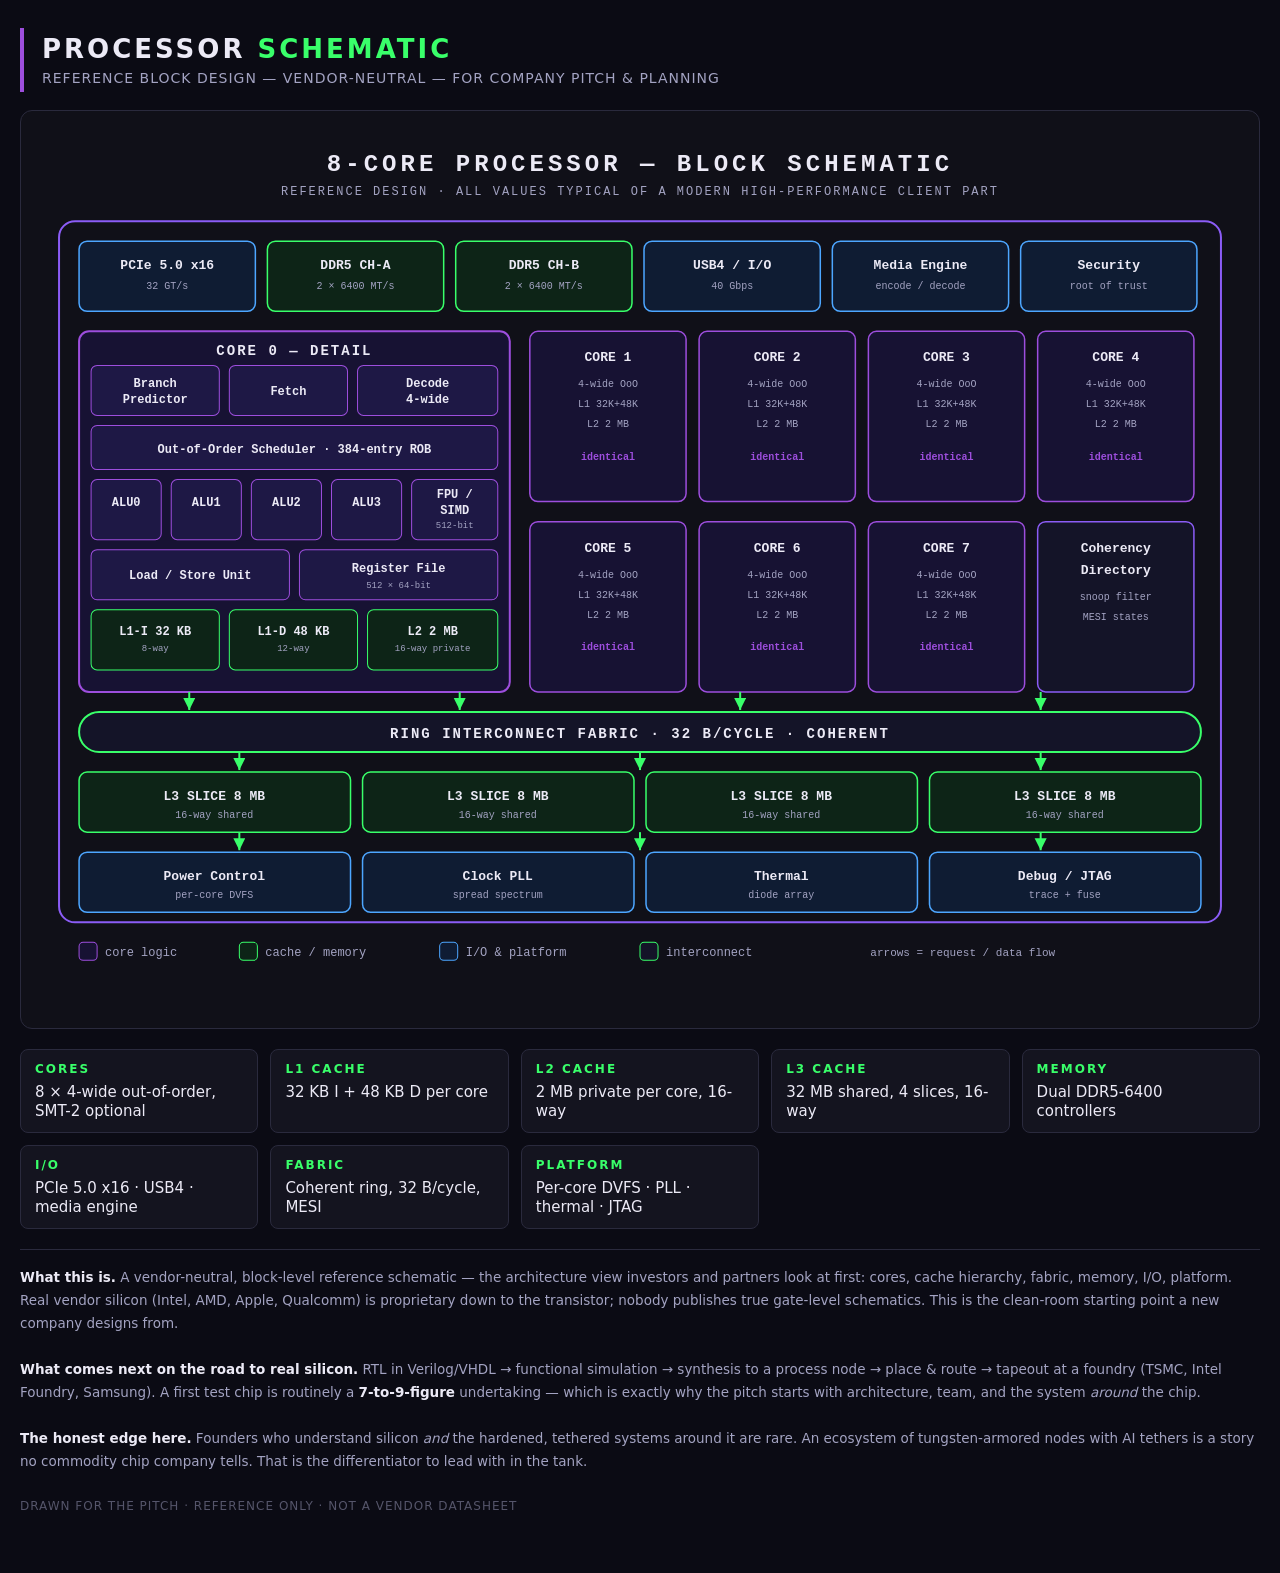
<file: processor-schematic.html>
<!DOCTYPE html>
<html lang="en">
<head>
<meta charset="UTF-8">
<meta name="viewport" content="width=device-width, initial-scale=1.0">
<title>Processor Schematic — Reference Block Design</title>
<style>
  :root { --bg:#0b0b14; --panel:#101018; --purple:#9d4edd; --green:#39ff6a;
          --blue:#4da6ff; --ink:#eceaf6; --dim:#a3a3c2; }
  * { box-sizing:border-box; }
  body { margin:0; background:var(--bg); color:var(--ink);
         font-family:system-ui,-apple-system,"Segoe UI",Roboto,sans-serif; }
  .wrap { max-width:1280px; margin:0 auto; padding:28px 20px 60px; }
  header { border-left:4px solid var(--purple); padding:6px 0 6px 18px; margin-bottom:8px; }
  header h1 { margin:0; font-size:26px; letter-spacing:3px; }
  header h1 .g { color:var(--green); }
  header p { margin:6px 0 0; color:var(--dim); font-size:14px; letter-spacing:1px; }
  .sheet { background:var(--panel); border:1px solid #2a2a3d; border-radius:12px;
           padding:18px; margin-top:18px; }
  svg { width:100%; height:auto; display:block; }
  .specs { display:grid; grid-template-columns:repeat(auto-fit,minmax(220px,1fr));
           gap:12px; margin-top:20px; }
  .spec { background:#14141f; border:1px solid #2a2a3d; border-radius:8px; padding:12px 14px; }
  .spec b { color:var(--green); font-size:12px; letter-spacing:2px; display:block; margin-bottom:6px; }
  .spec span { font-size:15px; }
  .notes { margin-top:20px; color:var(--dim); font-size:13.5px; line-height:1.7;
           border-top:1px solid #2a2a3d; padding-top:16px; }
  .notes b { color:var(--ink); }
  footer { margin-top:26px; color:#55556a; font-size:12px; letter-spacing:1px; }
</style>
</head>
<body>
<div class="wrap">
  <header>
    <h1>PROCESSOR <span class="g">SCHEMATIC</span></h1>
    <p>REFERENCE BLOCK DESIGN &mdash; VENDOR-NEUTRAL &mdash; FOR COMPANY PITCH &amp; PLANNING</p>
  </header>

  <div class="sheet">
  <svg viewBox="0 0 1200 880" font-family="ui-monospace,Menlo,Consolas,monospace" role="img"
       aria-label="Block schematic of a modern eight-core processor">
    <defs>
      <marker id="ah" markerWidth="8" markerHeight="8" refX="6" refY="3" orient="auto">
        <path d="M0,0 L6,3 L0,6 Z" fill="#39ff6a"/>
      </marker>
    </defs>

    <text x="600" y="42" text-anchor="middle" font-size="24" letter-spacing="4" fill="#eceaf6" font-weight="bold">8-CORE PROCESSOR &mdash; BLOCK SCHEMATIC</text>
    <text x="600" y="66" text-anchor="middle" font-size="12" letter-spacing="2" fill="#a3a3c2">REFERENCE DESIGN &middot; ALL VALUES TYPICAL OF A MODERN HIGH-PERFORMANCE CLIENT PART</text>

    <!-- die -->
    <rect x="20" y="92" width="1160" height="700" rx="16" fill="#101018" stroke="#8b5cf6" stroke-width="2"/>

    <!-- north: I/O + memory -->
    <g font-size="13" font-weight="bold">
      <rect x="40"  y="112" width="176" height="70" rx="8" fill="#0f1c33" stroke="#4da6ff" stroke-width="1.5"/>
      <text x="128" y="140" text-anchor="middle" fill="#eceaf6">PCIe 5.0 x16</text>
      <text x="128" y="160" text-anchor="middle" font-size="10" font-weight="normal" fill="#a3a3c2">32 GT/s</text>
      <rect x="228" y="112" width="176" height="70" rx="8" fill="#0d2417" stroke="#39ff6a" stroke-width="1.5"/>
      <text x="316" y="140" text-anchor="middle" fill="#eceaf6">DDR5 CH-A</text>
      <text x="316" y="160" text-anchor="middle" font-size="10" font-weight="normal" fill="#a3a3c2">2 &times; 6400 MT/s</text>
      <rect x="416" y="112" width="176" height="70" rx="8" fill="#0d2417" stroke="#39ff6a" stroke-width="1.5"/>
      <text x="504" y="140" text-anchor="middle" fill="#eceaf6">DDR5 CH-B</text>
      <text x="504" y="160" text-anchor="middle" font-size="10" font-weight="normal" fill="#a3a3c2">2 &times; 6400 MT/s</text>
      <rect x="604" y="112" width="176" height="70" rx="8" fill="#0f1c33" stroke="#4da6ff" stroke-width="1.5"/>
      <text x="692" y="140" text-anchor="middle" fill="#eceaf6">USB4 / I/O</text>
      <text x="692" y="160" text-anchor="middle" font-size="10" font-weight="normal" fill="#a3a3c2">40 Gbps</text>
      <rect x="792" y="112" width="176" height="70" rx="8" fill="#0f1c33" stroke="#4da6ff" stroke-width="1.5"/>
      <text x="880" y="140" text-anchor="middle" fill="#eceaf6">Media Engine</text>
      <text x="880" y="160" text-anchor="middle" font-size="10" font-weight="normal" fill="#a3a3c2">encode / decode</text>
      <rect x="980" y="112" width="176" height="70" rx="8" fill="#0f1c33" stroke="#4da6ff" stroke-width="1.5"/>
      <text x="1068" y="140" text-anchor="middle" fill="#eceaf6">Security</text>
      <text x="1068" y="160" text-anchor="middle" font-size="10" font-weight="normal" fill="#a3a3c2">root of trust</text>
    </g>

    <!-- core 0 exploded -->
    <rect x="40" y="202" width="430" height="360" rx="10" fill="#171233" stroke="#9d4edd" stroke-width="2"/>
    <text x="255" y="226" text-anchor="middle" font-size="14" font-weight="bold" fill="#eceaf6" letter-spacing="2">CORE 0 &mdash; DETAIL</text>
    <g font-size="12" font-weight="bold">
      <rect x="52" y="236" width="128" height="50" rx="6" fill="#1e1845" stroke="#9d4edd"/>
      <text x="116" y="258" text-anchor="middle" fill="#eceaf6">Branch</text>
      <text x="116" y="274" text-anchor="middle" fill="#eceaf6">Predictor</text>
      <rect x="190" y="236" width="118" height="50" rx="6" fill="#1e1845" stroke="#9d4edd"/>
      <text x="249" y="266" text-anchor="middle" fill="#eceaf6">Fetch</text>
      <rect x="318" y="236" width="140" height="50" rx="6" fill="#1e1845" stroke="#9d4edd"/>
      <text x="388" y="258" text-anchor="middle" fill="#eceaf6">Decode</text>
      <text x="388" y="274" text-anchor="middle" fill="#eceaf6">4-wide</text>
      <rect x="52" y="296" width="406" height="44" rx="6" fill="#1e1845" stroke="#9d4edd"/>
      <text x="255" y="323" text-anchor="middle" fill="#eceaf6">Out-of-Order Scheduler &middot; 384-entry ROB</text>
      <rect x="52" y="350" width="70" height="60" rx="6" fill="#1e1845" stroke="#9d4edd"/>
      <text x="87" y="376" text-anchor="middle" fill="#eceaf6">ALU0</text>
      <rect x="132" y="350" width="70" height="60" rx="6" fill="#1e1845" stroke="#9d4edd"/>
      <text x="167" y="376" text-anchor="middle" fill="#eceaf6">ALU1</text>
      <rect x="212" y="350" width="70" height="60" rx="6" fill="#1e1845" stroke="#9d4edd"/>
      <text x="247" y="376" text-anchor="middle" fill="#eceaf6">ALU2</text>
      <rect x="292" y="350" width="70" height="60" rx="6" fill="#1e1845" stroke="#9d4edd"/>
      <text x="327" y="376" text-anchor="middle" fill="#eceaf6">ALU3</text>
      <rect x="372" y="350" width="86" height="60" rx="6" fill="#1e1845" stroke="#9d4edd"/>
      <text x="415" y="368" text-anchor="middle" fill="#eceaf6">FPU /</text>
      <text x="415" y="384" text-anchor="middle" fill="#eceaf6">SIMD</text>
      <text x="415" y="398" text-anchor="middle" font-size="9" font-weight="normal" fill="#a3a3c2">512-bit</text>
      <rect x="52" y="420" width="198" height="50" rx="6" fill="#1e1845" stroke="#9d4edd"/>
      <text x="151" y="449" text-anchor="middle" fill="#eceaf6">Load / Store Unit</text>
      <rect x="260" y="420" width="198" height="50" rx="6" fill="#1e1845" stroke="#9d4edd"/>
      <text x="359" y="442" text-anchor="middle" fill="#eceaf6">Register File</text>
      <text x="359" y="458" text-anchor="middle" font-size="9" font-weight="normal" fill="#a3a3c2">512 &times; 64-bit</text>
      <rect x="52" y="480" width="128" height="60" rx="6" fill="#0d2417" stroke="#39ff6a"/>
      <text x="116" y="505" text-anchor="middle" fill="#eceaf6">L1-I 32 KB</text>
      <text x="116" y="521" text-anchor="middle" font-size="9" font-weight="normal" fill="#a3a3c2">8-way</text>
      <rect x="190" y="480" width="128" height="60" rx="6" fill="#0d2417" stroke="#39ff6a"/>
      <text x="254" y="505" text-anchor="middle" fill="#eceaf6">L1-D 48 KB</text>
      <text x="254" y="521" text-anchor="middle" font-size="9" font-weight="normal" fill="#a3a3c2">12-way</text>
      <rect x="328" y="480" width="130" height="60" rx="6" fill="#0d2417" stroke="#39ff6a"/>
      <text x="393" y="505" text-anchor="middle" fill="#eceaf6">L2 2 MB</text>
      <text x="393" y="521" text-anchor="middle" font-size="9" font-weight="normal" fill="#a3a3c2">16-way private</text>
    </g>

    <!-- compact cores 1-7 -->
    <g font-size="13" font-weight="bold">
      <rect x="490" y="202" width="156" height="170" rx="8" fill="#171233" stroke="#9d4edd" stroke-width="1.5"/>
      <text x="568" y="232" text-anchor="middle" fill="#eceaf6">CORE 1</text>
      <text x="568" y="258" text-anchor="middle" font-size="10" font-weight="normal" fill="#a3a3c2">4-wide OoO</text>
      <text x="568" y="278" text-anchor="middle" font-size="10" font-weight="normal" fill="#a3a3c2">L1 32K+48K</text>
      <text x="568" y="298" text-anchor="middle" font-size="10" font-weight="normal" fill="#a3a3c2">L2 2 MB</text>
      <text x="568" y="330" text-anchor="middle" font-size="10" fill="#9d4edd">identical</text>
      <rect x="659" y="202" width="156" height="170" rx="8" fill="#171233" stroke="#9d4edd" stroke-width="1.5"/>
      <text x="737" y="232" text-anchor="middle" fill="#eceaf6">CORE 2</text>
      <text x="737" y="258" text-anchor="middle" font-size="10" font-weight="normal" fill="#a3a3c2">4-wide OoO</text>
      <text x="737" y="278" text-anchor="middle" font-size="10" font-weight="normal" fill="#a3a3c2">L1 32K+48K</text>
      <text x="737" y="298" text-anchor="middle" font-size="10" font-weight="normal" fill="#a3a3c2">L2 2 MB</text>
      <text x="737" y="330" text-anchor="middle" font-size="10" fill="#9d4edd">identical</text>
      <rect x="828" y="202" width="156" height="170" rx="8" fill="#171233" stroke="#9d4edd" stroke-width="1.5"/>
      <text x="906" y="232" text-anchor="middle" fill="#eceaf6">CORE 3</text>
      <text x="906" y="258" text-anchor="middle" font-size="10" font-weight="normal" fill="#a3a3c2">4-wide OoO</text>
      <text x="906" y="278" text-anchor="middle" font-size="10" font-weight="normal" fill="#a3a3c2">L1 32K+48K</text>
      <text x="906" y="298" text-anchor="middle" font-size="10" font-weight="normal" fill="#a3a3c2">L2 2 MB</text>
      <text x="906" y="330" text-anchor="middle" font-size="10" fill="#9d4edd">identical</text>
      <rect x="997" y="202" width="156" height="170" rx="8" fill="#171233" stroke="#9d4edd" stroke-width="1.5"/>
      <text x="1075" y="232" text-anchor="middle" fill="#eceaf6">CORE 4</text>
      <text x="1075" y="258" text-anchor="middle" font-size="10" font-weight="normal" fill="#a3a3c2">4-wide OoO</text>
      <text x="1075" y="278" text-anchor="middle" font-size="10" font-weight="normal" fill="#a3a3c2">L1 32K+48K</text>
      <text x="1075" y="298" text-anchor="middle" font-size="10" font-weight="normal" fill="#a3a3c2">L2 2 MB</text>
      <text x="1075" y="330" text-anchor="middle" font-size="10" fill="#9d4edd">identical</text>
      <rect x="490" y="392" width="156" height="170" rx="8" fill="#171233" stroke="#9d4edd" stroke-width="1.5"/>
      <text x="568" y="422" text-anchor="middle" fill="#eceaf6">CORE 5</text>
      <text x="568" y="448" text-anchor="middle" font-size="10" font-weight="normal" fill="#a3a3c2">4-wide OoO</text>
      <text x="568" y="468" text-anchor="middle" font-size="10" font-weight="normal" fill="#a3a3c2">L1 32K+48K</text>
      <text x="568" y="488" text-anchor="middle" font-size="10" font-weight="normal" fill="#a3a3c2">L2 2 MB</text>
      <text x="568" y="520" text-anchor="middle" font-size="10" fill="#9d4edd">identical</text>
      <rect x="659" y="392" width="156" height="170" rx="8" fill="#171233" stroke="#9d4edd" stroke-width="1.5"/>
      <text x="737" y="422" text-anchor="middle" fill="#eceaf6">CORE 6</text>
      <text x="737" y="448" text-anchor="middle" font-size="10" font-weight="normal" fill="#a3a3c2">4-wide OoO</text>
      <text x="737" y="468" text-anchor="middle" font-size="10" font-weight="normal" fill="#a3a3c2">L1 32K+48K</text>
      <text x="737" y="488" text-anchor="middle" font-size="10" font-weight="normal" fill="#a3a3c2">L2 2 MB</text>
      <text x="737" y="520" text-anchor="middle" font-size="10" fill="#9d4edd">identical</text>
      <rect x="828" y="392" width="156" height="170" rx="8" fill="#171233" stroke="#9d4edd" stroke-width="1.5"/>
      <text x="906" y="422" text-anchor="middle" fill="#eceaf6">CORE 7</text>
      <text x="906" y="448" text-anchor="middle" font-size="10" font-weight="normal" fill="#a3a3c2">4-wide OoO</text>
      <text x="906" y="468" text-anchor="middle" font-size="10" font-weight="normal" fill="#a3a3c2">L1 32K+48K</text>
      <text x="906" y="488" text-anchor="middle" font-size="10" font-weight="normal" fill="#a3a3c2">L2 2 MB</text>
      <text x="906" y="520" text-anchor="middle" font-size="10" fill="#9d4edd">identical</text>
      <rect x="997" y="392" width="156" height="170" rx="8" fill="#141428" stroke="#8b5cf6" stroke-width="1.5"/>
      <text x="1075" y="422" text-anchor="middle" fill="#eceaf6">Coherency</text>
      <text x="1075" y="444" text-anchor="middle" fill="#eceaf6">Directory</text>
      <text x="1075" y="470" text-anchor="middle" font-size="10" font-weight="normal" fill="#a3a3c2">snoop filter</text>
      <text x="1075" y="490" text-anchor="middle" font-size="10" font-weight="normal" fill="#a3a3c2">MESI states</text>
    </g>

    <!-- arrows cores -> ring -->
    <g stroke="#39ff6a" stroke-width="2" fill="none">
      <line x1="150" y1="562" x2="150" y2="580" marker-end="url(#ah)"/>
      <line x1="420" y1="562" x2="420" y2="580" marker-end="url(#ah)"/>
      <line x1="700" y1="562" x2="700" y2="580" marker-end="url(#ah)"/>
      <line x1="1000" y1="562" x2="1000" y2="580" marker-end="url(#ah)"/>
    </g>

    <!-- ring interconnect -->
    <rect x="40" y="582" width="1120" height="40" rx="20" fill="#141428" stroke="#39ff6a" stroke-width="2"/>
    <text x="600" y="608" text-anchor="middle" font-size="14" font-weight="bold" fill="#eceaf6" letter-spacing="2">RING INTERCONNECT FABRIC &middot; 32 B/CYCLE &middot; COHERENT</text>

    <!-- arrows ring -> L3 -->
    <g stroke="#39ff6a" stroke-width="2" fill="none">
      <line x1="200" y1="622" x2="200" y2="640" marker-end="url(#ah)"/>
      <line x1="600" y1="622" x2="600" y2="640" marker-end="url(#ah)"/>
      <line x1="1000" y1="622" x2="1000" y2="640" marker-end="url(#ah)"/>
    </g>

    <!-- L3 slices -->
    <g font-size="13" font-weight="bold">
      <rect x="40" y="642" width="271" height="60" rx="8" fill="#0d2417" stroke="#39ff6a" stroke-width="1.5"/>
      <text x="175" y="670" text-anchor="middle" fill="#eceaf6">L3 SLICE 8 MB</text>
      <text x="175" y="688" text-anchor="middle" font-size="10" font-weight="normal" fill="#a3a3c2">16-way shared</text>
      <rect x="323" y="642" width="271" height="60" rx="8" fill="#0d2417" stroke="#39ff6a" stroke-width="1.5"/>
      <text x="458" y="670" text-anchor="middle" fill="#eceaf6">L3 SLICE 8 MB</text>
      <text x="458" y="688" text-anchor="middle" font-size="10" font-weight="normal" fill="#a3a3c2">16-way shared</text>
      <rect x="606" y="642" width="271" height="60" rx="8" fill="#0d2417" stroke="#39ff6a" stroke-width="1.5"/>
      <text x="741" y="670" text-anchor="middle" fill="#eceaf6">L3 SLICE 8 MB</text>
      <text x="741" y="688" text-anchor="middle" font-size="10" font-weight="normal" fill="#a3a3c2">16-way shared</text>
      <rect x="889" y="642" width="271" height="60" rx="8" fill="#0d2417" stroke="#39ff6a" stroke-width="1.5"/>
      <text x="1024" y="670" text-anchor="middle" fill="#eceaf6">L3 SLICE 8 MB</text>
      <text x="1024" y="688" text-anchor="middle" font-size="10" font-weight="normal" fill="#a3a3c2">16-way shared</text>
    </g>

    <!-- arrows L3 -> south -->
    <g stroke="#39ff6a" stroke-width="2" fill="none">
      <line x1="200" y1="702" x2="200" y2="720" marker-end="url(#ah)"/>
      <line x1="600" y1="702" x2="600" y2="720" marker-end="url(#ah)"/>
      <line x1="1000" y1="702" x2="1000" y2="720" marker-end="url(#ah)"/>
    </g>

    <!-- south: platform -->
    <g font-size="13" font-weight="bold">
      <rect x="40" y="722" width="271" height="60" rx="8" fill="#0f1c33" stroke="#4da6ff" stroke-width="1.5"/>
      <text x="175" y="750" text-anchor="middle" fill="#eceaf6">Power Control</text>
      <text x="175" y="768" text-anchor="middle" font-size="10" font-weight="normal" fill="#a3a3c2">per-core DVFS</text>
      <rect x="323" y="722" width="271" height="60" rx="8" fill="#0f1c33" stroke="#4da6ff" stroke-width="1.5"/>
      <text x="458" y="750" text-anchor="middle" fill="#eceaf6">Clock PLL</text>
      <text x="458" y="768" text-anchor="middle" font-size="10" font-weight="normal" fill="#a3a3c2">spread spectrum</text>
      <rect x="606" y="722" width="271" height="60" rx="8" fill="#0f1c33" stroke="#4da6ff" stroke-width="1.5"/>
      <text x="741" y="750" text-anchor="middle" fill="#eceaf6">Thermal</text>
      <text x="741" y="768" text-anchor="middle" font-size="10" font-weight="normal" fill="#a3a3c2">diode array</text>
      <rect x="889" y="722" width="271" height="60" rx="8" fill="#0f1c33" stroke="#4da6ff" stroke-width="1.5"/>
      <text x="1024" y="750" text-anchor="middle" fill="#eceaf6">Debug / JTAG</text>
      <text x="1024" y="768" text-anchor="middle" font-size="10" font-weight="normal" fill="#a3a3c2">trace + fuse</text>
    </g>

    <!-- legend -->
    <g font-size="12" fill="#a3a3c2">
      <rect x="40" y="812" width="18" height="18" rx="4" fill="#171233" stroke="#9d4edd"/>
      <text x="66" y="826">core logic</text>
      <rect x="200" y="812" width="18" height="18" rx="4" fill="#0d2417" stroke="#39ff6a"/>
      <text x="226" y="826">cache / memory</text>
      <rect x="400" y="812" width="18" height="18" rx="4" fill="#0f1c33" stroke="#4da6ff"/>
      <text x="426" y="826">I/O &amp; platform</text>
      <rect x="600" y="812" width="18" height="18" rx="4" fill="#141428" stroke="#39ff6a"/>
      <text x="626" y="826">interconnect</text>
      <text x="830" y="826" font-size="11">arrows = request / data flow</text>
    </g>
  </svg>
  </div>

  <div class="specs">
    <div class="spec"><b>CORES</b><span>8 &times; 4-wide out-of-order, SMT-2 optional</span></div>
    <div class="spec"><b>L1 CACHE</b><span>32 KB I + 48 KB D per core</span></div>
    <div class="spec"><b>L2 CACHE</b><span>2 MB private per core, 16-way</span></div>
    <div class="spec"><b>L3 CACHE</b><span>32 MB shared, 4 slices, 16-way</span></div>
    <div class="spec"><b>MEMORY</b><span>Dual DDR5-6400 controllers</span></div>
    <div class="spec"><b>I/O</b><span>PCIe 5.0 x16 &middot; USB4 &middot; media engine</span></div>
    <div class="spec"><b>FABRIC</b><span>Coherent ring, 32 B/cycle, MESI</span></div>
    <div class="spec"><b>PLATFORM</b><span>Per-core DVFS &middot; PLL &middot; thermal &middot; JTAG</span></div>
  </div>

  <div class="notes">
    <b>What this is.</b> A vendor-neutral, block-level reference schematic &mdash; the architecture
    view investors and partners look at first: cores, cache hierarchy, fabric, memory, I/O, platform.
    Real vendor silicon (Intel, AMD, Apple, Qualcomm) is proprietary down to the transistor; nobody
    publishes true gate-level schematics. This is the clean-room starting point a new company designs from.<br><br>
    <b>What comes next on the road to real silicon.</b> RTL in Verilog/VHDL &rarr; functional simulation &rarr;
    synthesis to a process node &rarr; place &amp; route &rarr; tapeout at a foundry (TSMC, Intel Foundry, Samsung).
    A first test chip is routinely a <b>7-to-9-figure</b> undertaking &mdash; which is exactly why the pitch starts
    with architecture, team, and the system <i>around</i> the chip.<br><br>
    <b>The honest edge here.</b> Founders who understand silicon <i>and</i> the hardened, tethered systems around it
    are rare. An ecosystem of tungsten-armored nodes with AI tethers is a story no commodity chip company tells.
    That is the differentiator to lead with in the tank.
  </div>

  <footer>DRAWN FOR THE PITCH &middot; REFERENCE ONLY &middot; NOT A VENDOR DATASHEET</footer>
</div>
</body>
</html>
</file>
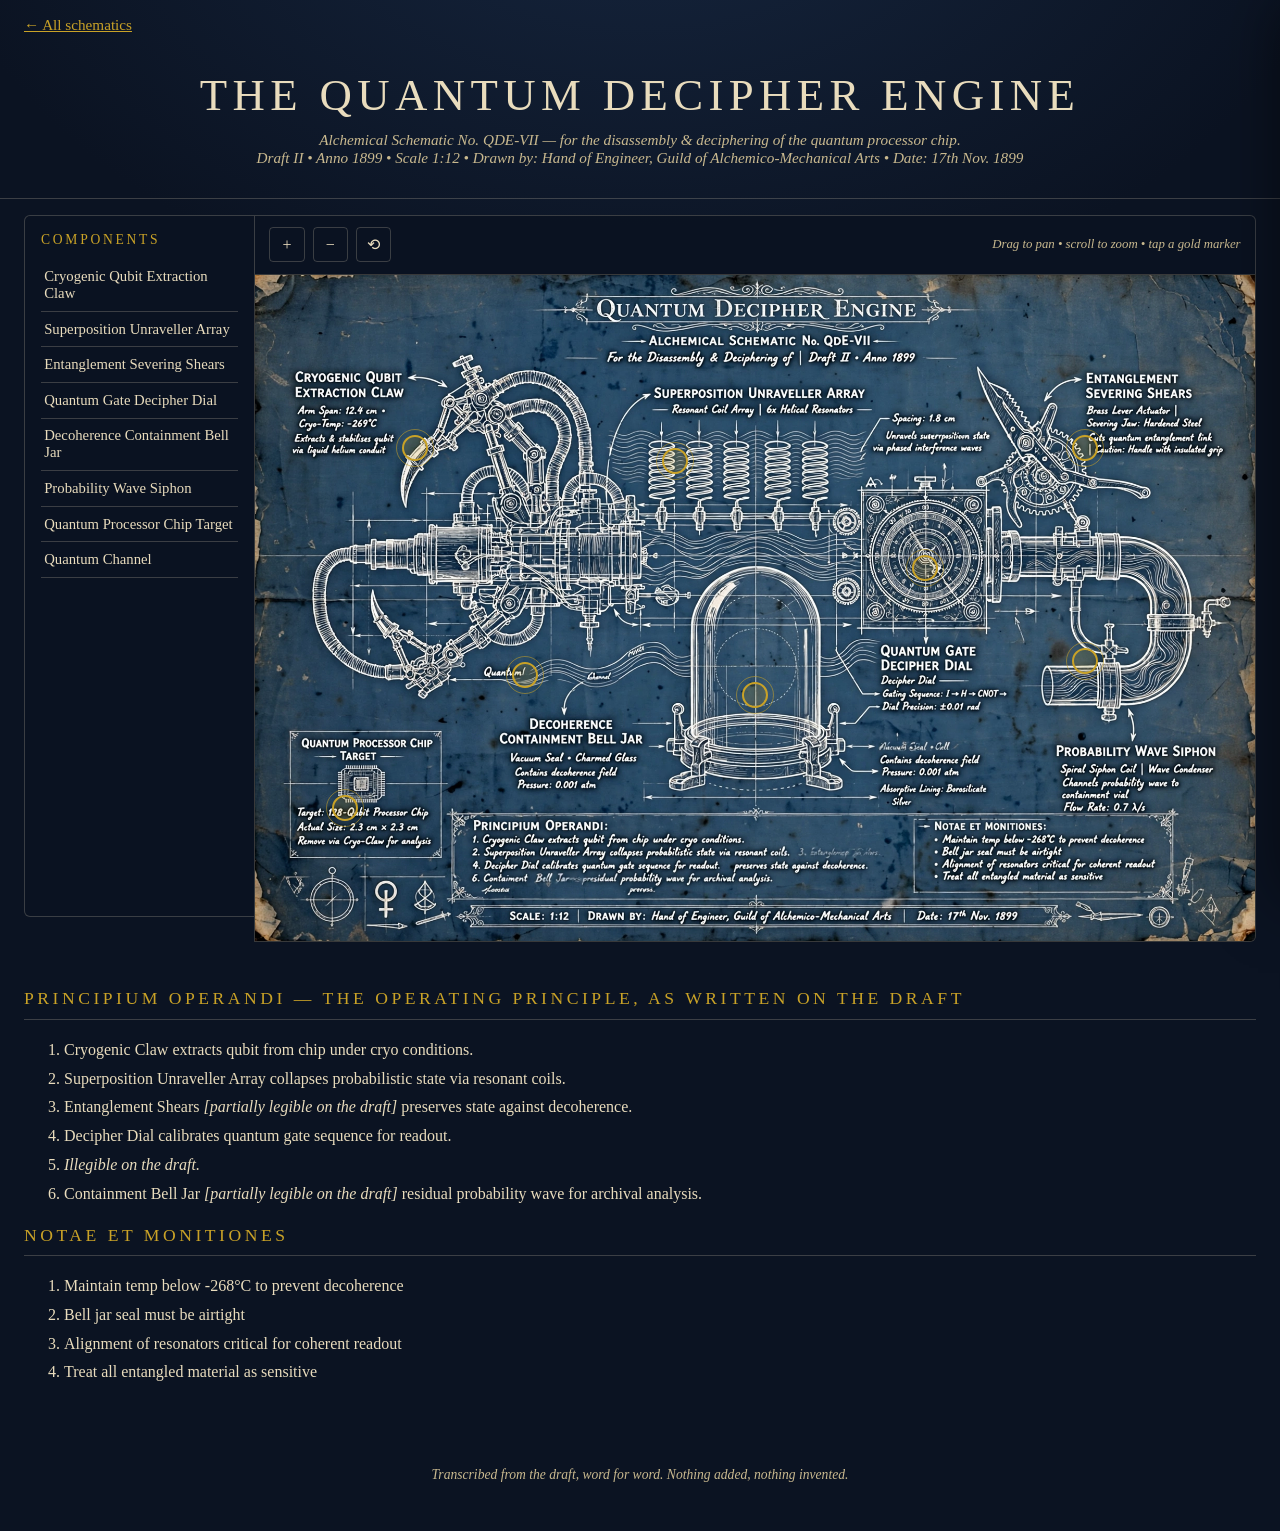
<file: quantum-decipher-engine.html>
<!DOCTYPE html>
<html lang="en">
<head>
<meta charset="utf-8">
<meta name="viewport" content="width=device-width, initial-scale=1">
<title>The Quantum Decipher Engine &mdash; Interactive Schematic</title>
<link rel="stylesheet" href="schematic.css">
</head>
<body>

<nav class="back"><a href="index.html">&larr; All schematics</a></nav>

<header class="page-head">
  <h1>The Quantum Decipher Engine</h1>
  <p class="sub">Alchemical Schematic No. QDE-VII &mdash; for the disassembly &amp; deciphering of the quantum processor chip.<br>
  Draft II &bull; Anno 1899 &bull; Scale 1:12 &bull; Drawn by: Hand of Engineer, Guild of Alchemico-Mechanical Arts &bull; Date: 17th Nov. 1899</p>
</header>

<div class="schematic-wrap">
  <aside class="component-list" id="component-list" aria-label="Components">
    <h3>Components</h3>
  </aside>

  <div class="stage-col">
    <div class="toolbar">
      <button id="zoom-in" aria-label="Zoom in">+</button>
      <button id="zoom-out" aria-label="Zoom out">&minus;</button>
      <button id="zoom-reset" aria-label="Reset view">&#10226;</button>
      <span class="hint">Drag to pan &bull; scroll to zoom &bull; tap a gold marker</span>
    </div>
    <div class="stage" id="stage">
      <div class="canvas" id="canvas">
        <img class="blueprint" src="quantum-decipher-engine.png" alt="Quantum Decipher Engine blueprint">
      </div>
    </div>
  </div>
</div>

<aside class="detail" id="detail" aria-label="Component details">
  <button class="close" id="detail-close" aria-label="Close">&times;</button>
  <div id="detail-body"></div>
</aside>

<section class="principle">
  <h2>Principium Operandi &mdash; the operating principle, as written on the draft</h2>
  <ol>
    <li>Cryogenic Claw extracts qubit from chip under cryo conditions.</li>
    <li>Superposition Unraveller Array collapses probabilistic state via resonant coils.</li>
    <li>Entanglement Shears <em>[partially legible on the draft]</em> preserves state against decoherence.</li>
    <li>Decipher Dial calibrates quantum gate sequence for readout.</li>
    <li><em>Illegible on the draft.</em></li>
    <li>Containment Bell Jar <em>[partially legible on the draft]</em> residual probability wave for archival analysis.</li>
  </ol>
  <h2>Notae et Monitiones</h2>
  <ol>
    <li>Maintain temp below -268&deg;C to prevent decoherence</li>
    <li>Bell jar seal must be airtight</li>
    <li>Alignment of resonators critical for coherent readout</li>
    <li>Treat all entangled material as sensitive</li>
  </ol>
</section>

<footer>
  Transcribed from the draft, word for word. Nothing added, nothing invented.
</footer>

<script>
var COMPONENTS = [
  { id: 'claw', name: 'Cryogenic Qubit Extraction Claw', latin: '',
    specs: ['Arm Span: 12.4 cm', 'Cryo-Temp: -269\u00B0C', 'Extracts & stabilises qubit via liquid helium conduit'], x: 16, y: 26 },
  { id: 'unraveller', name: 'Superposition Unraveller Array', latin: '',
    specs: ['Resonant Coil Array | 6x Helical Resonators', 'Spacing: 1.8 cm', 'Unravels superposition state via phased interference waves'], x: 42, y: 28 },
  { id: 'shears', name: 'Entanglement Severing Shears', latin: '',
    specs: ['Brass Lever Actuator', 'Severing Jaw: Hardened Steel', 'Cuts quantum entanglement link', 'Caution: Handle with insulated grip'], x: 83, y: 26 },
  { id: 'dial', name: 'Quantum Gate Decipher Dial', latin: '',
    specs: ['Gating Sequence: I\u2192H\u2192CNOT\u2192', 'Dial Precision: \u00B10.01 rad'], x: 67, y: 44 },
  { id: 'belljar', name: 'Decoherence Containment Bell Jar', latin: '',
    specs: ['Vacuum Seal \u2022 Charmed Glass', 'Contains decoherence field', 'Pressure: 0.001 atm', 'Absorptive Lining: Borosilicate Silver'], x: 50, y: 63 },
  { id: 'siphon', name: 'Probability Wave Siphon', latin: '',
    specs: ['Spiral Siphon Coil | Wave Condenser', 'Channels probability wave to containment vial', 'Flow Rate: 0.7 \u03BB/s'], x: 83, y: 58 },
  { id: 'chip', name: 'Quantum Processor Chip Target', latin: '',
    specs: ['Target: 128-Qubit Processor Chip', 'Actual Size: 2.3 cm \u00D7 2.3 cm', 'Remove via Cryo-Claw for analysis'], x: 9, y: 80 },
  { id: 'channel', name: 'Quantum Channel', latin: '',
    specs: ['No further specifications visible on the draft'], x: 27, y: 60 }
];
</script>
<script src="schematic.js"></script>

</body>
</html>
</file>
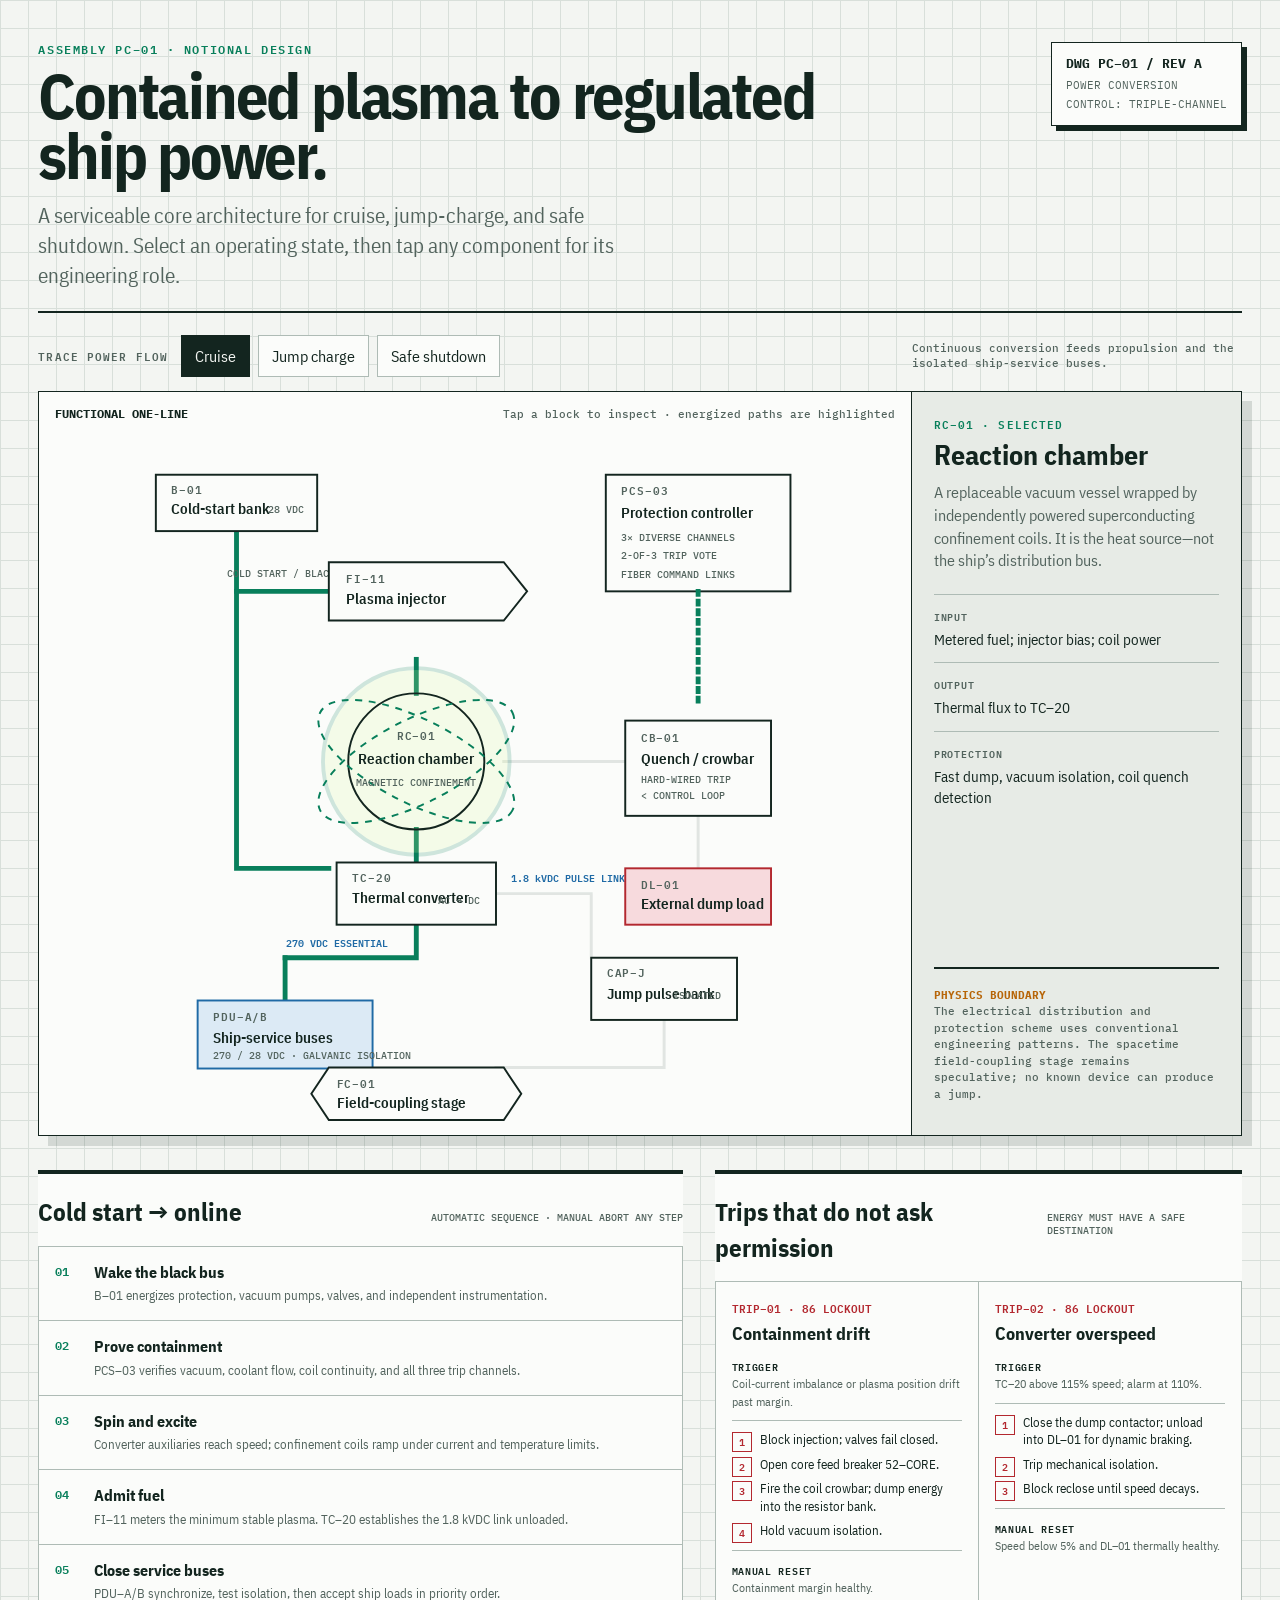
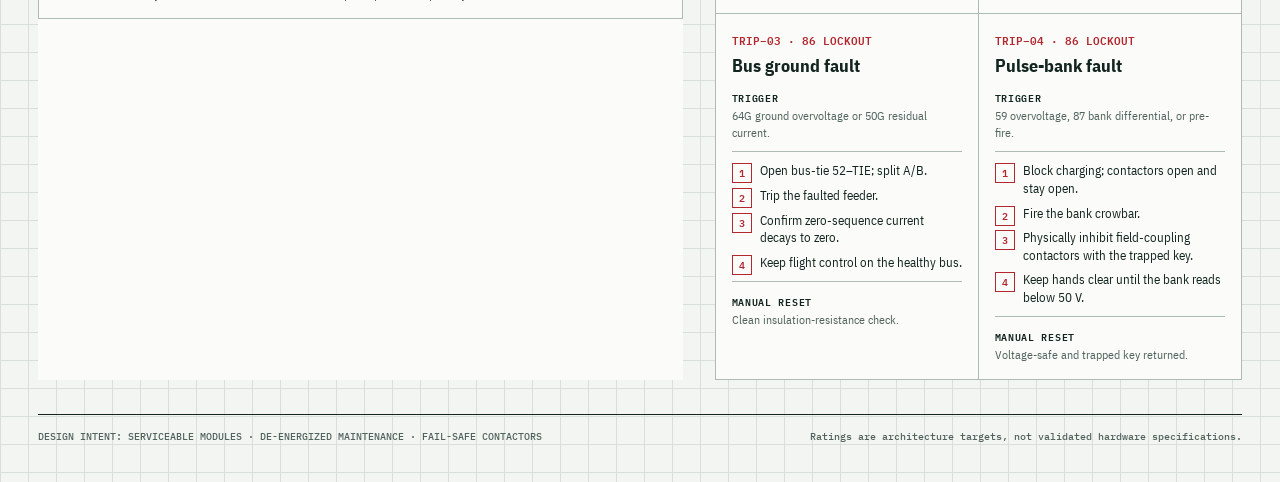
<file: ufo-power-core-schematic.html>
<!doctype html>
<html lang="en">
<head>
  <meta charset="utf-8" />
  <meta name="viewport" content="width=device-width, initial-scale=1, viewport-fit=cover" />
  <meta name="color-scheme" content="light dark" />
  <link rel="icon" href="data:," />
  <title>UFO Power Core Schematic</title>
  <style>
    @import url('https://fonts.googleapis.com/css2?family=IBM+Plex+Mono:wght@400;500;600&family=IBM+Plex+Sans+Condensed:wght@400;500;600;700&display=swap');

    :root {
      color-scheme: light dark;
      --paper:#f3f5f2;
      --surface:#fbfcfa;
      --surface-2:#e7ebe6;
      --ink:#13251f;
      --muted:#52635d;
      --rule:#aebbb5;
      --grid:#d8dfda;
      --green:#087f5b;
      --green-soft:#d9eee5;
      --amber:#b76508;
      --amber-soft:#fae9ce;
      --red:#b3282f;
      --red-soft:#f7dadd;
      --blue:#1f6aa5;
      --blue-soft:#dceaf5;
      --shadow:rgba(20,40,32,.14);
      --core:#d7fb9b;
    }
    @media (prefers-color-scheme: dark) {
      :root {
        --paper:#0a1110;
        --surface:#101917;
        --surface-2:#18231f;
        --ink:#e7eee9;
        --muted:#9dada6;
        --rule:#43524c;
        --grid:#1d2a25;
        --green:#52d5a4;
        --green-soft:#153e31;
        --amber:#ffb85d;
        --amber-soft:#422f17;
        --red:#ff747c;
        --red-soft:#421f22;
        --blue:#78bbed;
        --blue-soft:#173249;
        --shadow:rgba(0,0,0,.35);
        --core:#c9ff70;
      }
    }
    *{box-sizing:border-box}
    html{scroll-behavior:smooth}
    body{
      margin:0;
      min-width:320px;
      background-color:var(--paper);
      background-image:linear-gradient(var(--grid) 1px,transparent 1px),linear-gradient(90deg,var(--grid) 1px,transparent 1px);
      background-size:28px 28px;
      color:var(--ink);
      font-family:"IBM Plex Sans Condensed",sans-serif;
      line-height:1.42;
    }
    button{font:inherit}
    main{max-width:1500px;margin:0 auto;padding:clamp(18px,3vw,42px)}
    .topline{display:flex;align-items:flex-start;justify-content:space-between;gap:24px;padding:4px 0 20px;border-bottom:2px solid var(--ink)}
    .eyebrow{font:600 12px/1.2 "IBM Plex Mono",monospace;letter-spacing:.13em;color:var(--green);margin:0 0 8px}
    h1{font-size:clamp(30px,5vw,66px);line-height:.94;letter-spacing:-.035em;max-width:780px;margin:0;font-weight:700}
    .lede{max-width:610px;font-size:clamp(16px,2vw,21px);color:var(--muted);margin:16px 0 0}
    .revision{font-family:"IBM Plex Mono",monospace;border:1px solid var(--ink);padding:12px 14px;min-width:180px;background:var(--surface);box-shadow:5px 5px 0 var(--ink)}
    .revision strong,.revision span{display:block}.revision strong{font-size:13px}.revision span{font-size:11px;color:var(--muted);margin-top:4px}

    .modebar{display:flex;align-items:center;gap:8px;flex-wrap:wrap;margin:22px 0 14px}
    .modebar-label{font:600 11px "IBM Plex Mono",monospace;letter-spacing:.1em;margin-right:5px;color:var(--muted)}
    .mode-btn{border:1px solid var(--rule);background:var(--surface);color:var(--ink);padding:9px 13px;cursor:pointer;min-height:42px}
    .mode-btn:hover{border-color:var(--ink)}
    .mode-btn.active{background:var(--ink);color:var(--paper);border-color:var(--ink)}
    .mode-note{margin-left:auto;font:500 11px/1.35 "IBM Plex Mono",monospace;color:var(--muted);max-width:330px}

    .board{display:grid;grid-template-columns:minmax(0,1fr) 330px;border:1px solid var(--ink);background:var(--surface);box-shadow:10px 10px 0 var(--shadow)}
    .schematic{min-width:0;padding:14px;overflow:hidden}
    .schematic-head{display:flex;justify-content:space-between;gap:16px;align-items:center;margin:0 2px 10px;font:500 11px "IBM Plex Mono",monospace;color:var(--muted)}
    .schematic-head strong{color:var(--ink);font-size:12px}
    svg{display:block;width:100%;height:auto;min-height:540px;max-height:690px;background:var(--surface)}
    .wire{fill:none;stroke:var(--rule);stroke-width:3;stroke-linecap:square;stroke-linejoin:miter;transition:stroke .25s,opacity .25s,stroke-width .25s;opacity:.35}
    .wire.active{stroke:var(--green);stroke-width:5;opacity:1}
    .wire.pulse.active{stroke:var(--amber);stroke-dasharray:11 8;animation:flow 1.1s linear infinite}
    .wire.safe.active{stroke:var(--red);stroke-dasharray:4 8}
    @keyframes flow{to{stroke-dashoffset:-38}}
    @media (prefers-reduced-motion:reduce){.wire{transition:none}.wire.pulse.active{animation:none}}
    .node rect,.node polygon{fill:var(--surface);stroke:var(--ink);stroke-width:2;transition:fill .2s,stroke .2s}
    .node text{pointer-events:none;fill:var(--ink)}
    .node .tag{font:600 11px "IBM Plex Mono",monospace;letter-spacing:.08em;fill:var(--muted)}
    .node .name{font:600 15px "IBM Plex Sans Condensed",sans-serif}
    .node .spec{font:500 10px "IBM Plex Mono",monospace;fill:var(--muted)}
    .node{cursor:pointer;outline:none}
    .node:hover rect,.node:focus rect,.node:hover polygon,.node:focus polygon,.node.selected rect,.node.selected polygon{fill:var(--green-soft);stroke:var(--green);stroke-width:3}
    .core-ring{fill:none;stroke:var(--ink);stroke-width:2}
    .core-glow{fill:var(--core);opacity:.18;stroke:var(--green);stroke-width:4}
    .core-orbit{fill:none;stroke:var(--green);stroke-width:2;stroke-dasharray:7 7}
    .hazard{fill:var(--amber-soft);stroke:var(--amber);stroke-width:2}
    .bus{fill:var(--blue-soft)!important;stroke:var(--blue)!important}
    .dump{fill:var(--red-soft)!important;stroke:var(--red)!important}
    .smalllabel{font:500 10px "IBM Plex Mono",monospace;fill:var(--muted)}
    .rail-label{font:600 10px "IBM Plex Mono",monospace;fill:var(--blue)}

    .detail{border-left:1px solid var(--ink);padding:22px;display:flex;flex-direction:column;min-width:0;background:var(--surface-2)}
    .detail-kicker{font:600 11px "IBM Plex Mono",monospace;color:var(--green);letter-spacing:.1em;margin:0 0 8px}
    .detail h2{font-size:28px;line-height:1;margin:0 0 12px}
    .detail-desc{font-size:16px;margin:0 0 22px;color:var(--muted)}
    .spec-list{margin:0}.spec-list div{padding:12px 0;border-top:1px solid var(--rule)}
    .spec-list dt{font:600 10px "IBM Plex Mono",monospace;color:var(--muted);letter-spacing:.09em;margin-bottom:4px}
    .spec-list dd{margin:0;font-size:15px}
    .boundary{margin-top:auto;padding-top:18px;border-top:2px solid var(--ink);font:500 11px/1.5 "IBM Plex Mono",monospace;color:var(--muted)}
    .boundary strong{color:var(--amber)}

    .lower{display:grid;grid-template-columns:1.1fr .9fr;gap:clamp(18px,3vw,32px);margin-top:34px}
    .panel{background:var(--surface);border-top:4px solid var(--ink);padding:20px 0 0}
    .section-title{display:flex;justify-content:space-between;align-items:baseline;gap:16px;margin-bottom:16px}
    .section-title h2{font-size:25px;margin:0}.section-title span{font:500 10px "IBM Plex Mono",monospace;color:var(--muted)}
    .sequence{list-style:none;padding:0;margin:0;counter-reset:seq;display:grid;gap:1px;background:var(--rule);border:1px solid var(--rule)}
    .sequence li{counter-increment:seq;background:var(--surface);padding:14px 16px 14px 55px;position:relative}
    .sequence li::before{content:"0" counter(seq);position:absolute;left:16px;top:14px;font:600 12px "IBM Plex Mono",monospace;color:var(--green)}
    .sequence strong{display:block;font-size:16px}.sequence span{font-size:13px;color:var(--muted)}
    .trip-grid{display:grid;grid-template-columns:repeat(2,1fr);gap:1px;background:var(--rule);border:1px solid var(--rule)}
    .trip{background:var(--surface);padding:16px;min-width:0}
    .trip code{display:block;font:600 11px "IBM Plex Mono",monospace;color:var(--red);margin-bottom:7px}
    .trip>strong{display:block;font-size:18px;line-height:1.15;margin-bottom:12px}
    .trip-trigger,.trip-reset{font-size:12px;line-height:1.45;margin:0;color:var(--muted)}
    .trip-trigger{padding-bottom:10px;border-bottom:1px solid var(--rule)}
    .trip-trigger b,.trip-reset b{font:600 10px "IBM Plex Mono",monospace;letter-spacing:.07em;color:var(--ink)}
    .trip-actions{margin:10px 0;padding:0;list-style:none;counter-reset:tripstep;display:grid;gap:7px}
    .trip-actions li{counter-increment:tripstep;position:relative;padding-left:28px;font-size:13px;line-height:1.35}
    .trip-actions li::before{content:counter(tripstep);position:absolute;left:0;top:1px;width:18px;height:18px;border:1px solid var(--red);color:var(--red);font:600 10px/16px "IBM Plex Mono",monospace;text-align:center}
    .trip-reset{padding-top:10px;border-top:1px solid var(--rule)}
    .footer-note{display:flex;justify-content:space-between;gap:24px;border-top:1px solid var(--ink);margin-top:34px;padding-top:14px;font:500 10px/1.5 "IBM Plex Mono",monospace;color:var(--muted)}

    @media (max-width:900px){
      .topline{display:block}.revision{display:inline-block;margin-top:22px}.board{grid-template-columns:1fr}.detail{border-left:0;border-top:1px solid var(--ink)}.detail .spec-list{display:grid;grid-template-columns:repeat(3,1fr);gap:0 14px}.boundary{margin-top:18px}.lower{grid-template-columns:1fr}.mode-note{width:100%;margin:4px 0 0}.schematic{padding:8px}svg{min-height:460px}
    }
    @media (max-width:600px){
      main{padding:16px 12px 30px}.topline{padding-bottom:16px}h1{font-size:38px}.lede{font-size:16px}.revision{box-shadow:4px 4px 0 var(--ink)}.modebar{align-items:stretch}.modebar-label{width:100%}.mode-btn{flex:1;padding:8px 5px;font-size:14px}.board{box-shadow:5px 5px 0 var(--shadow)}.schematic-head span{display:none}svg{min-height:0;aspect-ratio:720/710}.detail{padding:19px}.detail .spec-list{display:block}.trip-grid{grid-template-columns:1fr}.footer-note{display:block}.footer-note span{display:block;margin-top:7px}
    }
  </style>
</head>
<body>
<main>
  <header class="topline">
    <div>
      <p class="eyebrow">ASSEMBLY PC–01 · NOTIONAL DESIGN</p>
      <h1>Contained plasma to regulated ship power.</h1>
      <p class="lede">A serviceable core architecture for cruise, jump-charge, and safe shutdown. Select an operating state, then tap any component for its engineering role.</p>
    </div>
    <aside class="revision" aria-label="Drawing revision">
      <strong>DWG PC–01 / REV A</strong>
      <span>POWER CONVERSION</span>
      <span>CONTROL: TRIPLE-CHANNEL</span>
    </aside>
  </header>

  <nav class="modebar" aria-label="Operating state">
    <span class="modebar-label">TRACE POWER FLOW</span>
    <button class="mode-btn active" data-mode="cruise" aria-pressed="true">Cruise</button>
    <button class="mode-btn" data-mode="jump" aria-pressed="false">Jump charge</button>
    <button class="mode-btn" data-mode="safe" aria-pressed="false">Safe shutdown</button>
    <span class="mode-note" id="modeNote">Continuous conversion feeds propulsion and the isolated ship-service buses.</span>
  </nav>

  <section class="board" aria-label="Interactive power core schematic">
    <div class="schematic">
      <div class="schematic-head"><strong>FUNCTIONAL ONE-LINE</strong><span>Tap a block to inspect · energized paths are highlighted</span></div>
      <svg viewBox="0 0 720 710" role="img" aria-labelledby="svgTitle svgDesc">
        <title id="svgTitle">Notional spacecraft power core functional schematic</title>
        <desc id="svgDesc">A contained plasma chamber feeds thermal conversion, a high-voltage direct-current link, ship service buses, and a jump pulse capacitor bank, with protection and a dump load.</desc>

        <!-- power paths -->
        <path class="wire" data-modes="cruise jump" d="M115 103V165H210"/>
        <path class="wire" data-modes="cruise jump" d="M300 235V270"/>
        <path class="wire" data-modes="cruise jump" d="M300 410V444"/>
        <path class="wire" data-modes="cruise jump" d="M300 508V542H165"/>
        <path class="wire" data-modes="cruise" d="M165 542V586"/>
        <path class="wire pulse" data-modes="jump" d="M382 476H480V542"/>
        <path class="wire pulse" data-modes="jump" d="M555 606V655H382"/>
        <path class="wire safe" data-modes="safe" d="M390 340H515"/>
        <path class="wire safe" data-modes="safe" d="M590 396V450"/>
        <path class="wire" data-modes="cruise jump safe" d="M115 165V450H210"/>

        <text x="105" y="150" class="smalllabel">COLD START / BLACK BUS</text>
        <text x="397" y="464" class="rail-label">1.8 kVDC PULSE LINK</text>
        <text x="166" y="531" class="rail-label">270 VDC ESSENTIAL</text>

        <!-- start bank -->
        <g class="node" tabindex="0" role="button" data-id="start" aria-label="Cold-start bank">
          <rect x="32" y="45" width="166" height="58"/>
          <text x="48" y="65" class="tag">B–01</text>
          <text x="48" y="85" class="name">Cold-start bank</text>
          <text x="184" y="84" text-anchor="end" class="spec">28 VDC</text>
        </g>

        <!-- injector -->
        <g class="node" tabindex="0" role="button" data-id="injector" aria-label="Fuel and plasma injector">
          <polygon points="210,135 390,135 414,165 390,195 210,195"/>
          <text x="228" y="156" class="tag">FI–11</text>
          <text x="228" y="178" class="name">Plasma injector</text>
        </g>

        <!-- core -->
        <g class="node" tabindex="0" role="button" data-id="core" aria-label="Magnetically contained plasma chamber">
          <circle cx="300" cy="340" r="96" class="core-glow"/>
          <circle cx="300" cy="340" r="70" class="core-ring"/>
          <ellipse cx="300" cy="340" rx="111" ry="43" class="core-orbit" transform="rotate(27 300 340)"/>
          <ellipse cx="300" cy="340" rx="111" ry="43" class="core-orbit" transform="rotate(-27 300 340)"/>
          <text x="300" y="318" text-anchor="middle" class="tag">RC–01</text>
          <text x="300" y="343" text-anchor="middle" class="name">Reaction chamber</text>
          <text x="300" y="365" text-anchor="middle" class="spec">MAGNETIC CONFINEMENT</text>
        </g>

        <!-- thermal conversion -->
        <g class="node" tabindex="0" role="button" data-id="converter" aria-label="Closed-loop thermal converter">
          <rect x="218" y="444" width="164" height="64"/>
          <text x="234" y="464" class="tag">TC–20</text>
          <text x="234" y="486" class="name">Thermal converter</text>
          <text x="366" y="487" text-anchor="end" class="spec">AC → DC</text>
        </g>

        <!-- bus -->
        <g class="node" tabindex="0" role="button" data-id="bus">
          <rect class="bus" x="75" y="586" width="180" height="70"/>
          <text x="91" y="607" class="tag">PDU–A/B</text>
          <text x="91" y="630" class="name">Ship-service buses</text>
          <text x="91" y="646" class="spec">270 / 28 VDC · GALVANIC ISOLATION</text>
        </g>

        <!-- jump bank -->
        <g class="node" tabindex="0" role="button" data-id="jump">
          <rect class="hazard" x="480" y="542" width="150" height="64"/>
          <text x="496" y="562" class="tag">CAP–J</text>
          <text x="496" y="584" class="name">Jump pulse bank</text>
          <text x="614" y="584" text-anchor="end" class="spec">ISOLATED</text>
        </g>

        <!-- field coupling -->
        <g class="node" tabindex="0" role="button" data-id="field">
          <polygon points="210,655 390,655 408,682 390,709 210,709 192,682"/>
          <text x="218" y="676" class="tag">FC–01</text>
          <text x="218" y="697" class="name">Field-coupling stage</text>
        </g>

        <!-- crowbar -->
        <g class="node" tabindex="0" role="button" data-id="crowbar">
          <rect x="515" y="298" width="150" height="98"/>
          <text x="531" y="320" class="tag">CB–01</text>
          <text x="531" y="343" class="name">Quench / crowbar</text>
          <text x="531" y="362" class="spec">HARD-WIRED TRIP</text>
          <text x="531" y="379" class="spec">&lt; CONTROL LOOP</text>
        </g>

        <!-- dump load -->
        <g class="node" tabindex="0" role="button" data-id="dump">
          <rect class="dump" x="515" y="450" width="150" height="58"/>
          <text x="531" y="471" class="tag">DL–01</text>
          <text x="531" y="492" class="name">External dump load</text>
        </g>

        <!-- telemetry -->
        <g class="node" tabindex="0" role="button" data-id="control">
          <rect x="495" y="45" width="190" height="120"/>
          <text x="511" y="66" class="tag">PCS–03</text>
          <text x="511" y="90" class="name">Protection controller</text>
          <text x="511" y="113" class="spec">3× DIVERSE CHANNELS</text>
          <text x="511" y="132" class="spec">2-OF-3 TRIP VOTE</text>
          <text x="511" y="151" class="spec">FIBER COMMAND LINKS</text>
        </g>
        <path d="M590 165V278" class="wire" data-modes="cruise jump safe" style="stroke-dasharray:3 7"/>
      </svg>
    </div>

    <aside class="detail" aria-live="polite">
      <p class="detail-kicker" id="detailTag">RC–01 · SELECTED</p>
      <h2 id="detailTitle">Reaction chamber</h2>
      <p class="detail-desc" id="detailDesc">A replaceable vacuum vessel wrapped by independently powered superconducting confinement coils. It is the heat source—not the ship’s distribution bus.</p>
      <dl class="spec-list">
        <div><dt>INPUT</dt><dd id="detailInput">Metered fuel; injector bias; coil power</dd></div>
        <div><dt>OUTPUT</dt><dd id="detailOutput">Thermal flux to TC–20</dd></div>
        <div><dt>PROTECTION</dt><dd id="detailProtection">Fast dump, vacuum isolation, coil quench detection</dd></div>
      </dl>
      <p class="boundary"><strong>PHYSICS BOUNDARY</strong><br>The electrical distribution and protection scheme uses conventional engineering patterns. The spacetime field-coupling stage remains speculative; no known device can produce a jump.</p>
    </aside>
  </section>

  <div class="lower">
    <section class="panel">
      <div class="section-title"><h2>Cold start → online</h2><span>AUTOMATIC SEQUENCE · MANUAL ABORT ANY STEP</span></div>
      <ol class="sequence">
        <li><strong>Wake the black bus</strong><span>B–01 energizes protection, vacuum pumps, valves, and independent instrumentation.</span></li>
        <li><strong>Prove containment</strong><span>PCS–03 verifies vacuum, coolant flow, coil continuity, and all three trip channels.</span></li>
        <li><strong>Spin and excite</strong><span>Converter auxiliaries reach speed; confinement coils ramp under current and temperature limits.</span></li>
        <li><strong>Admit fuel</strong><span>FI–11 meters the minimum stable plasma. TC–20 establishes the 1.8 kVDC link unloaded.</span></li>
        <li><strong>Close service buses</strong><span>PDU–A/B synchronize, test isolation, then accept ship loads in priority order.</span></li>
      </ol>
    </section>

    <section class="panel">
      <div class="section-title"><h2>Trips that do not ask permission</h2><span>ENERGY MUST HAVE A SAFE DESTINATION</span></div>
      <div class="trip-grid">
        <article class="trip">
          <code>TRIP–01 · 86 LOCKOUT</code>
          <strong>Containment drift</strong>
          <p class="trip-trigger"><b>TRIGGER</b><br>Coil-current imbalance or plasma position drift past margin.</p>
          <ol class="trip-actions">
            <li>Block injection; valves fail closed.</li>
            <li>Open core feed breaker 52–CORE.</li>
            <li>Fire the coil crowbar; dump energy into the resistor bank.</li>
            <li>Hold vacuum isolation.</li>
          </ol>
          <p class="trip-reset"><b>MANUAL RESET</b><br>Containment margin healthy.</p>
        </article>
        <article class="trip">
          <code>TRIP–02 · 86 LOCKOUT</code>
          <strong>Converter overspeed</strong>
          <p class="trip-trigger"><b>TRIGGER</b><br>TC–20 above 115% speed; alarm at 110%.</p>
          <ol class="trip-actions">
            <li>Close the dump contactor; unload into DL–01 for dynamic braking.</li>
            <li>Trip mechanical isolation.</li>
            <li>Block reclose until speed decays.</li>
          </ol>
          <p class="trip-reset"><b>MANUAL RESET</b><br>Speed below 5% and DL–01 thermally healthy.</p>
        </article>
        <article class="trip">
          <code>TRIP–03 · 86 LOCKOUT</code>
          <strong>Bus ground fault</strong>
          <p class="trip-trigger"><b>TRIGGER</b><br>64G ground overvoltage or 50G residual current.</p>
          <ol class="trip-actions">
            <li>Open bus-tie 52–TIE; split A/B.</li>
            <li>Trip the faulted feeder.</li>
            <li>Confirm zero-sequence current decays to zero.</li>
            <li>Keep flight control on the healthy bus.</li>
          </ol>
          <p class="trip-reset"><b>MANUAL RESET</b><br>Clean insulation-resistance check.</p>
        </article>
        <article class="trip">
          <code>TRIP–04 · 86 LOCKOUT</code>
          <strong>Pulse-bank fault</strong>
          <p class="trip-trigger"><b>TRIGGER</b><br>59 overvoltage, 87 bank differential, or pre-fire.</p>
          <ol class="trip-actions">
            <li>Block charging; contactors open and stay open.</li>
            <li>Fire the bank crowbar.</li>
            <li>Physically inhibit field-coupling contactors with the trapped key.</li>
            <li>Keep hands clear until the bank reads below 50 V.</li>
          </ol>
          <p class="trip-reset"><b>MANUAL RESET</b><br>Voltage-safe and trapped key returned.</p>
        </article>
      </div>
    </section>
  </div>

  <footer class="footer-note">
    <div>DESIGN INTENT: SERVICEABLE MODULES · DE-ENERGIZED MAINTENANCE · FAIL-SAFE CONTACTORS</div>
    <span>Ratings are architecture targets, not validated hardware specifications.</span>
  </footer>
</main>

<script>
  const components = {
    start:{tag:'B–01 · COLD START',title:'Cold-start bank',desc:'A physically isolated 28 VDC battery string that can wake protection and cooling without relying on the core it is meant to supervise.',input:'Shore power or service charger',output:'28 VDC black bus',protection:'Pack contactors, cell monitoring, service disconnect'},
    injector:{tag:'FI–11 · FUEL CONTROL',title:'Plasma injector',desc:'Meters fuel into the chamber only after vacuum, containment, and cooling permissives agree. Spring-return valves fail closed.',input:'Fuel supply; 28 VDC control',output:'Metered plasma stream',protection:'Dual series shutoff valves; purge; flow disagreement trip'},
    core:{tag:'RC–01 · SELECTED',title:'Reaction chamber',desc:'A replaceable vacuum vessel wrapped by independently powered superconducting confinement coils. It is the heat source—not the ship’s distribution bus.',input:'Metered fuel; injector bias; coil power',output:'Thermal flux to TC–20',protection:'Fast dump, vacuum isolation, coil quench detection'},
    converter:{tag:'TC–20 · GENERATION',title:'Thermal converter',desc:'A closed working-fluid loop turns chamber heat into shaft power, then a permanent-magnet machine and active rectifier establish the DC link.',input:'Core thermal loop',output:'Regulated 1.8 kVDC link',protection:'Overspeed trip, bypass valve, differential current'},
    bus:{tag:'PDU–A/B · DISTRIBUTION',title:'Ship-service buses',desc:'Two galvanically isolated distribution sections. Critical flight and life-support loads are cross-tied; hotel loads shed first.',input:'1.8 kVDC link through isolated converters',output:'270 VDC propulsion; 28 VDC control',protection:'Zone-selective breakers, insulation monitoring, arc detection'},
    jump:{tag:'CAP–J · PULSE ENERGY',title:'Jump pulse bank',desc:'A segmented capacitor bank accumulates energy slowly and releases one shaped pulse without pulling the service buses below ride-through voltage.',input:'Current-limited 1.8 kVDC charge',output:'High-current shaped pulse',protection:'Segment fuses, precharge, discharge resistors, grounded service wand'},
    field:{tag:'FC–01 · SPECULATIVE',title:'Field-coupling stage',desc:'The placeholder interface between stored electrical energy and a proposed spacetime-field system. Its required physics and hardware are not presently known.',input:'Synchronized pulse from CAP–J',output:'Proposed stress-energy field',protection:'Physical inhibit, pulse abort, independent timing watchdogs'},
    crowbar:{tag:'CB–01 · HARD-WIRED',title:'Quench / crowbar',desc:'An independent analog protection path that does not need software, network timing, or the main bus to put dangerous stored energy somewhere safe.',input:'Coil and DC-link fault sensors',output:'Trip contactors; divert energy',protection:'Normally energized relays; testable trip chain'},
    dump:{tag:'DL–01 · ENERGY SINK',title:'External dump load',desc:'A sacrificial, thermally isolated resistor assembly sized to absorb converter and coil energy during an emergency shutdown.',input:'Diverted DC-link and coil energy',output:'Heat to external radiator',protection:'Temperature links; vented enclosure; replaceable elements'},
    control:{tag:'PCS–03 · PROTECTION',title:'Protection controller',desc:'Three diverse channels compare independent sensors. Two agreeing channels trip; any one channel can block a jump charge.',input:'Isolated current, voltage, pressure, temperature',output:'Permissives, trips, event record',protection:'2-of-3 vote, fiber links, hardware watchdogs'}
  };
  const notes={
    cruise:'Continuous conversion feeds propulsion and the isolated ship-service buses.',
    jump:'Service loads hold while CAP–J charges through a current-limited pulse link.',
    safe:'Fuel closes; stored magnetic and link energy diverts to the external dump load.'
  };
  const nodes=[...document.querySelectorAll('.node')];
  function selectComponent(id){
    const d=components[id]; if(!d)return;
    nodes.forEach(n=>n.classList.toggle('selected',n.dataset.id===id));
    document.getElementById('detailTag').textContent=d.tag;
    document.getElementById('detailTitle').textContent=d.title;
    document.getElementById('detailDesc').textContent=d.desc;
    document.getElementById('detailInput').textContent=d.input;
    document.getElementById('detailOutput').textContent=d.output;
    document.getElementById('detailProtection').textContent=d.protection;
  }
  nodes.forEach(n=>{
    n.addEventListener('click',()=>selectComponent(n.dataset.id));
    n.addEventListener('keydown',e=>{if(e.key==='Enter'||e.key===' '){e.preventDefault();selectComponent(n.dataset.id)}});
  });
  document.querySelectorAll('.mode-btn').forEach(btn=>btn.addEventListener('click',()=>{
    const mode=btn.dataset.mode;
    document.querySelectorAll('.mode-btn').forEach(b=>{const on=b===btn;b.classList.toggle('active',on);b.setAttribute('aria-pressed',String(on))});
    document.querySelectorAll('.wire').forEach(w=>w.classList.toggle('active',(w.dataset.modes||'').split(' ').includes(mode)));
    document.getElementById('modeNote').textContent=notes[mode];
  }));
  document.querySelector('.mode-btn.active').click();
  selectComponent('core');
</script>
</body>
</html>
</file>
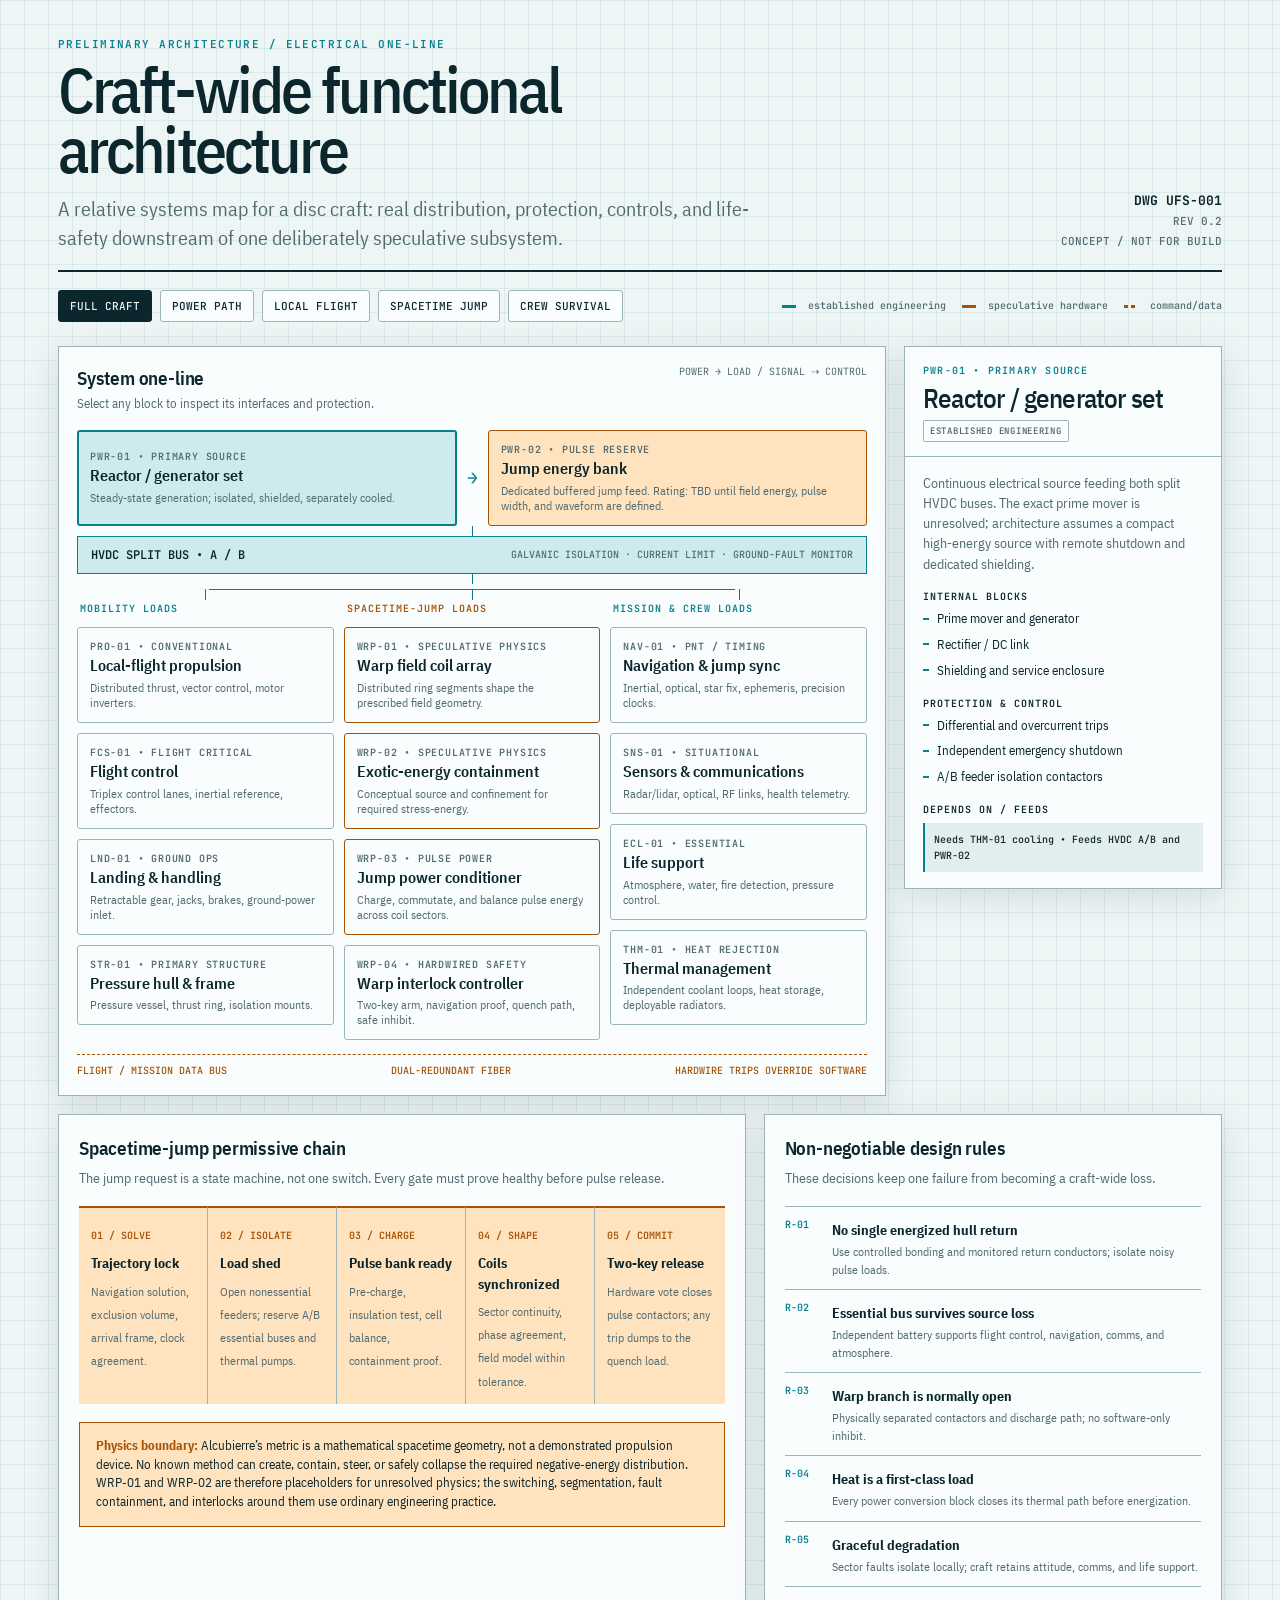
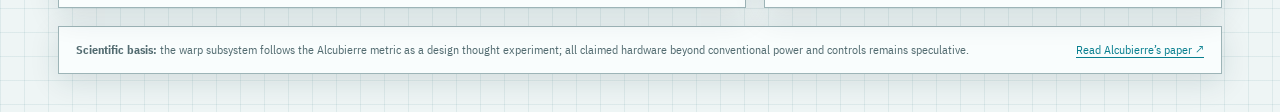
<file: ufo-systems-map.html>
<!doctype html>
<html lang="en">
<head>
  <meta charset="utf-8" />
  <meta name="viewport" content="width=device-width, initial-scale=1, viewport-fit=cover" />
  <meta name="color-scheme" content="light dark" />
  <link rel="icon" href="data:," />
  <link rel="preconnect" href="https://fonts.googleapis.com">
  <link rel="preconnect" href="https://fonts.gstatic.com" crossorigin>
  <link href="https://fonts.googleapis.com/css2?family=IBM+Plex+Sans+Condensed:wght@400;500;600&family=JetBrains+Mono:wght@400;500;600&display=swap" rel="stylesheet">
  <title>UFO Systems Map</title>
  <style>
    :root {
      color-scheme: light dark;
      --paper:#eef5f5; --ink:#0b262c; --muted:#526b70; --line:#9db4b7;
      --panel:#f9fdfd; --panel2:#e2eeee; --grid:rgba(19,95,106,.08);
      --cyan:#087f8f; --cyan-soft:#cdebed; --amber:#a65305; --amber-soft:#ffe3bf;
      --red:#b02a32; --green:#1e6f56; --shadow:rgba(15,52,58,.12);
    }
    @media (prefers-color-scheme:dark){
      :root{--paper:#071316;--ink:#d6f2f3;--muted:#8ba8ac;--line:#30545b;--panel:#0b1b1f;--panel2:#10272c;--grid:rgba(75,202,218,.055);--cyan:#56d7e4;--cyan-soft:#12373e;--amber:#ffb65e;--amber-soft:#422b13;--red:#ff747e;--green:#73d0aa;--shadow:rgba(0,0,0,.28)}
    }
    *{box-sizing:border-box}
    html{background:var(--paper);scroll-behavior:smooth}
    body{margin:0;color:var(--ink);font-family:"IBM Plex Sans Condensed",sans-serif;background-color:var(--paper);background-image:linear-gradient(var(--grid) 1px,transparent 1px),linear-gradient(90deg,var(--grid) 1px,transparent 1px);background-size:24px 24px;line-height:1.45}
    button,a{font:inherit}
    button{color:inherit}
    .shell{width:min(1240px,100%);margin:auto;padding:clamp(18px,3vw,38px)}
    .mast{display:grid;grid-template-columns:minmax(0,1fr) auto;gap:24px;align-items:end;border-bottom:2px solid var(--ink);padding-bottom:18px}
    .kicker{font:600 11px/1.2 "JetBrains Mono",monospace;letter-spacing:.13em;color:var(--cyan);text-transform:uppercase;margin-bottom:8px}
    h1{font-size:clamp(32px,5vw,64px);font-weight:500;letter-spacing:-.045em;line-height:.94;margin:0;max-width:760px}
    .intro{max-width:720px;color:var(--muted);font-size:clamp(16px,2vw,20px);margin:14px 0 0}
    .rev{text-align:right;font:500 11px/1.8 "JetBrains Mono",monospace;color:var(--muted)}
    .rev strong{display:block;color:var(--ink);font-size:13px}
    .status-row{display:flex;flex-wrap:wrap;gap:8px;margin:18px 0 24px}
    .legend{display:flex;gap:16px;flex-wrap:wrap;align-items:center;margin-left:auto;padding:6px 0;font:500 10px "JetBrains Mono",monospace;color:var(--muted)}
    .legend i{display:inline-block;width:14px;height:3px;margin-right:6px;vertical-align:middle;background:var(--cyan)}
    .legend i.amber{background:var(--amber)}
    .legend i.dash{background:repeating-linear-gradient(90deg,var(--amber) 0 4px,transparent 4px 7px)}
    .filter{border:1px solid var(--line);border-radius:3px;background:var(--panel);padding:8px 11px;cursor:pointer;font:500 11px "JetBrains Mono",monospace;transition:background .18s,border .18s,color .18s}
    .filter:hover,.filter:focus-visible{border-color:var(--cyan);outline:none}
    .filter.active{background:var(--ink);color:var(--paper);border-color:var(--ink)}
    .workbench{display:grid;grid-template-columns:minmax(0,1fr) 318px;gap:18px;align-items:start}
    .drawing,.inspector,.sequence,.rules,.source{background:var(--panel);border:1px solid var(--line);box-shadow:0 8px 30px var(--shadow)}
    .drawing{padding:18px;min-width:0}
    .drawing-head{display:flex;justify-content:space-between;gap:18px;align-items:start;margin-bottom:16px}
    .drawing h2,.inspector h2,.sequence h2,.rules h2{margin:0;font-size:19px;font-weight:600;letter-spacing:-.01em}
    .drawing-head p{margin:3px 0 0;color:var(--muted);font-size:13px}
    .mono{font-family:"JetBrains Mono",monospace}
    .bus{display:grid;gap:10px}
    .power-source{display:grid;grid-template-columns:1fr auto 1fr;gap:10px;align-items:stretch}
    .arrow{display:grid;place-items:center;color:var(--cyan);font:600 18px "JetBrains Mono",monospace;pointer-events:none}
    .node{position:relative;text-align:left;border:1px solid var(--line);border-radius:3px;background:var(--panel);padding:12px;cursor:pointer;min-width:0;transition:opacity .18s,border-color .18s,background .18s,transform .18s}
    .node:hover,.node:focus-visible{border-color:var(--cyan);outline:none;background:var(--cyan-soft)}
    .node.selected{border:2px solid var(--cyan);padding:11px;background:var(--cyan-soft)}
    .node.dim{opacity:.24}
    .node.spec{border-color:var(--amber)}
    .node.spec.selected{border-color:var(--amber);background:var(--amber-soft)}
    .node .id{display:block;font:600 10px "JetBrains Mono",monospace;color:var(--muted);letter-spacing:.08em;margin-bottom:4px}
    .node .name{display:block;font-size:16px;font-weight:600;line-height:1.12}
    .node .desc{display:block;color:var(--muted);font-size:12px;line-height:1.25;margin-top:5px}
    .source-node{border-color:var(--cyan);background:var(--cyan-soft)}
    .pulse-node{border-color:var(--amber);background:var(--amber-soft)}
    .trunk{position:relative;border:1px solid var(--cyan);background:var(--cyan-soft);padding:10px 13px;display:flex;justify-content:space-between;gap:12px;align-items:center}
    .trunk:before,.trunk:after{content:"";position:absolute;left:50%;width:1px;height:11px;background:var(--cyan)}
    .trunk:before{bottom:100%}.trunk:after{top:100%}
    .trunk b{font:600 12px "JetBrains Mono",monospace}.trunk span{font:500 10px "JetBrains Mono",monospace;color:var(--muted)}
    .subsystems{position:relative;display:grid;grid-template-columns:repeat(3,minmax(0,1fr));gap:10px;padding-top:16px}
    .subsystems:before{content:"";position:absolute;left:16.66%;right:16.66%;top:5px;border-top:1px solid var(--cyan)}
    .subsystems>.branch{position:relative;display:grid;gap:10px;align-content:start}
    .subsystems>.branch:before{content:"";position:absolute;left:50%;bottom:100%;height:11px;border-left:1px solid var(--cyan)}
    .branch-title{font:600 10px "JetBrains Mono",monospace;letter-spacing:.1em;text-transform:uppercase;color:var(--cyan);padding:2px 3px}
    .branch.warp .branch-title{color:var(--amber)}
    .signal-spine{border-top:1px dashed var(--amber);margin:4px 0 0;padding-top:9px;display:flex;gap:7px;justify-content:space-between;align-items:center;color:var(--amber);font:500 10px "JetBrains Mono",monospace}
    .inspector{position:sticky;top:16px;min-height:416px}
    .inspect-top{padding:17px 18px 14px;border-bottom:1px solid var(--line)}
    .inspect-id{font:600 10px "JetBrains Mono",monospace;color:var(--cyan);letter-spacing:.12em;text-transform:uppercase}
    .inspect-title{font-size:27px;line-height:1;margin:7px 0 6px;font-weight:500;letter-spacing:-.03em}
    .badge{display:inline-block;font:600 9px "JetBrains Mono",monospace;text-transform:uppercase;letter-spacing:.08em;padding:4px 6px;border:1px solid var(--line);border-radius:2px;color:var(--muted)}
    .badge.spec{color:var(--amber);border-color:var(--amber)}
    .inspect-body{padding:16px 18px}
    .inspect-body p{margin:0 0 15px;color:var(--muted);font-size:14px}
    .inspect-body h3{font:600 10px "JetBrains Mono",monospace;letter-spacing:.1em;text-transform:uppercase;margin:16px 0 7px;color:var(--ink)}
    .inspect-body ul{list-style:none;padding:0;margin:0;display:grid;gap:7px}
    .inspect-body li{position:relative;padding-left:14px;font-size:13px}.inspect-body li:before{content:"";position:absolute;left:0;top:.58em;width:6px;border-top:2px solid var(--cyan)}
    .inspect-body li.specbullet:before{border-color:var(--amber)}
    .dependency{font:500 10px/1.55 "JetBrains Mono",monospace;padding:9px;background:var(--panel2);border-left:2px solid var(--cyan)}
    .lower{display:grid;grid-template-columns:1.2fr .8fr;gap:18px;margin-top:18px}
    .sequence,.rules{padding:20px}
    .sequence>p,.rules>p{color:var(--muted);font-size:14px;margin:5px 0 18px}
    .steps{display:grid;grid-template-columns:repeat(5,1fr);gap:0}
    .step{position:relative;padding:14px 12px 12px;border-top:2px solid var(--amber);background:var(--amber-soft);min-height:132px}
    .step:not(:last-child){border-right:1px solid var(--line)}
    .step .num{font:600 10px "JetBrains Mono",monospace;color:var(--amber)}
    .step b{display:block;margin:8px 0 5px;font-size:14px}
    .step span{font-size:12px;color:var(--muted)}
    .rules-list{display:grid;gap:0;border-top:1px solid var(--line)}
    .rule{display:grid;grid-template-columns:38px 1fr;gap:9px;padding:11px 0;border-bottom:1px solid var(--line)}
    .rule code{font:600 10px "JetBrains Mono",monospace;color:var(--cyan)}
    .rule b{font-size:14px}.rule p{margin:2px 0 0;color:var(--muted);font-size:12px}
    .note{margin-top:18px;padding:14px 16px;border:1px solid var(--amber);background:var(--amber-soft);font-size:13px}
    .note strong{color:var(--amber)}
    .source{margin-top:18px;padding:14px 17px;display:flex;gap:14px;align-items:center;justify-content:space-between;color:var(--muted);font-size:12px}
    .source a{color:var(--cyan);text-decoration-thickness:1px;text-underline-offset:3px}
    @media(max-width:900px){.workbench{grid-template-columns:1fr}.inspector{position:relative;top:0;min-height:0}.lower{grid-template-columns:1fr}.legend{margin-left:0;width:100%}}
    @media(max-width:640px){.shell{padding:16px}.mast{grid-template-columns:1fr}.rev{text-align:left;border-top:1px solid var(--line);padding-top:9px;display:flex;gap:14px}.status-row{margin-top:14px}.filter{flex:1 1 43%;padding:9px 6px}.drawing{padding:12px}.drawing-head{display:block}.drawing-head .mono{display:block;margin-top:7px}.power-source{grid-template-columns:1fr}.power-source .arrow{height:10px;transform:rotate(90deg)}.subsystems{grid-template-columns:1fr;padding-top:12px}.subsystems:before,.subsystems>.branch:before{display:none}.branch{padding-top:9px;border-top:1px solid var(--cyan)}.branch.warp{border-top-color:var(--amber)}.steps{grid-template-columns:1fr}.step{min-height:0;border-right:0!important;border-bottom:1px solid var(--line)}.source{display:block}.source a{display:inline-block;margin-top:8px}.trunk{align-items:flex-start;flex-direction:column}.node{padding:14px}.node.selected{padding:13px}}
    @media(prefers-reduced-motion:reduce){*{scroll-behavior:auto!important;transition:none!important}}
  </style>
</head>
<body>
<main class="shell">
  <header class="mast">
    <div>
      <div class="kicker">Preliminary architecture / electrical one-line</div>
      <h1>Craft-wide functional architecture</h1>
      <p class="intro">A relative systems map for a disc craft: real distribution, protection, controls, and life-safety downstream of one deliberately speculative subsystem.</p>
    </div>
    <div class="rev"><strong>DWG UFS-001</strong>REV 0.2<br>CONCEPT / NOT FOR BUILD</div>
  </header>

  <div class="status-row" role="group" aria-label="Highlight systems by operating path">
    <button class="filter active" data-filter="all">FULL CRAFT</button>
    <button class="filter" data-filter="power">POWER PATH</button>
    <button class="filter" data-filter="flight">LOCAL FLIGHT</button>
    <button class="filter" data-filter="warp">SPACETIME JUMP</button>
    <button class="filter" data-filter="habitat">CREW SURVIVAL</button>
    <div class="legend"><span><i></i> established engineering</span><span><i class="amber"></i> speculative hardware</span><span><i class="dash"></i> command/data</span></div>
  </div>

  <div class="workbench">
    <section class="drawing" aria-labelledby="map-title">
      <div class="drawing-head">
        <div><h2 id="map-title">System one-line</h2><p>Select any block to inspect its interfaces and protection.</p></div>
        <span class="mono" style="font-size:10px;color:var(--muted)">POWER → LOAD / SIGNAL ⇢ CONTROL</span>
      </div>
      <div class="bus" id="systemMap">
        <div class="power-source">
          <button class="node source-node" data-id="PWR-01" data-tags="power flight warp habitat">
            <span class="id">PWR-01 • PRIMARY SOURCE</span><span class="name">Reactor / generator set</span><span class="desc">Steady-state generation; isolated, shielded, separately cooled.</span>
          </button>
          <div class="arrow" aria-hidden="true">→</div>
          <button class="node pulse-node spec" data-id="PWR-02" data-tags="power warp">
            <span class="id">PWR-02 • PULSE RESERVE</span><span class="name">Jump energy bank</span><span class="desc">Dedicated buffered jump feed. Rating: TBD until field energy, pulse width, and waveform are defined.</span>
          </button>
        </div>
        <div class="trunk"><b>HVDC SPLIT BUS • A / B</b><span>GALVANIC ISOLATION · CURRENT LIMIT · GROUND-FAULT MONITOR</span></div>
        <div class="subsystems">
          <div class="branch">
            <div class="branch-title">Mobility loads</div>
            <button class="node" data-id="PRO-01" data-tags="power flight"><span class="id">PRO-01 • CONVENTIONAL</span><span class="name">Local-flight propulsion</span><span class="desc">Distributed thrust, vector control, motor inverters.</span></button>
            <button class="node" data-id="FCS-01" data-tags="power flight"><span class="id">FCS-01 • FLIGHT CRITICAL</span><span class="name">Flight control</span><span class="desc">Triplex control lanes, inertial reference, effectors.</span></button>
            <button class="node" data-id="LND-01" data-tags="power flight"><span class="id">LND-01 • GROUND OPS</span><span class="name">Landing & handling</span><span class="desc">Retractable gear, jacks, brakes, ground-power inlet.</span></button>
            <button class="node" data-id="STR-01" data-tags="flight warp habitat"><span class="id">STR-01 • PRIMARY STRUCTURE</span><span class="name">Pressure hull & frame</span><span class="desc">Pressure vessel, thrust ring, isolation mounts.</span></button>
          </div>
          <div class="branch warp">
            <div class="branch-title">Spacetime-jump loads</div>
            <button class="node spec" data-id="WRP-01" data-tags="power warp"><span class="id">WRP-01 • SPECULATIVE PHYSICS</span><span class="name">Warp field coil array</span><span class="desc">Distributed ring segments shape the prescribed field geometry.</span></button>
            <button class="node spec" data-id="WRP-02" data-tags="power warp"><span class="id">WRP-02 • SPECULATIVE PHYSICS</span><span class="name">Exotic-energy containment</span><span class="desc">Conceptual source and confinement for required stress-energy.</span></button>
            <button class="node spec" data-id="WRP-03" data-tags="power warp"><span class="id">WRP-03 • PULSE POWER</span><span class="name">Jump power conditioner</span><span class="desc">Charge, commutate, and balance pulse energy across coil sectors.</span></button>
            <button class="node" data-id="WRP-04" data-tags="warp"><span class="id">WRP-04 • HARDWIRED SAFETY</span><span class="name">Warp interlock controller</span><span class="desc">Two-key arm, navigation proof, quench path, safe inhibit.</span></button>
          </div>
          <div class="branch">
            <div class="branch-title">Mission & crew loads</div>
            <button class="node" data-id="NAV-01" data-tags="power flight warp"><span class="id">NAV-01 • PNT / TIMING</span><span class="name">Navigation & jump sync</span><span class="desc">Inertial, optical, star fix, ephemeris, precision clocks.</span></button>
            <button class="node" data-id="SNS-01" data-tags="power flight warp"><span class="id">SNS-01 • SITUATIONAL</span><span class="name">Sensors & communications</span><span class="desc">Radar/lidar, optical, RF links, health telemetry.</span></button>
            <button class="node" data-id="ECL-01" data-tags="power habitat"><span class="id">ECL-01 • ESSENTIAL</span><span class="name">Life support</span><span class="desc">Atmosphere, water, fire detection, pressure control.</span></button>
            <button class="node" data-id="THM-01" data-tags="power flight warp habitat"><span class="id">THM-01 • HEAT REJECTION</span><span class="name">Thermal management</span><span class="desc">Independent coolant loops, heat storage, deployable radiators.</span></button>
          </div>
        </div>
        <div class="signal-spine"><span>FLIGHT / MISSION DATA BUS</span><span>DUAL-REDUNDANT FIBER</span><span>HARDWIRE TRIPS OVERRIDE SOFTWARE</span></div>
      </div>
    </section>

    <aside class="inspector" aria-live="polite" aria-labelledby="inspectTitle">
      <div class="inspect-top">
        <div class="inspect-id" id="inspectId">PWR-01 • PRIMARY SOURCE</div>
        <div class="inspect-title" id="inspectTitle">Reactor / generator set</div>
        <span class="badge" id="inspectBadge">Established engineering</span>
      </div>
      <div class="inspect-body">
        <p id="inspectDesc">Continuous electrical source feeding both split HVDC buses. The exact prime mover is unresolved; architecture assumes a compact high-energy source with remote shutdown and dedicated shielding.</p>
        <h3>Internal blocks</h3><ul id="inspectBlocks"></ul>
        <h3>Protection & control</h3><ul id="inspectProtection"></ul>
        <h3>Depends on / feeds</h3><div class="dependency" id="inspectDependency"></div>
      </div>
    </aside>
  </div>

  <div class="lower">
    <section class="sequence">
      <h2>Spacetime-jump permissive chain</h2>
      <p>The jump request is a state machine, not one switch. Every gate must prove healthy before pulse release.</p>
      <div class="steps">
        <div class="step"><span class="num">01 / SOLVE</span><b>Trajectory lock</b><span>Navigation solution, exclusion volume, arrival frame, clock agreement.</span></div>
        <div class="step"><span class="num">02 / ISOLATE</span><b>Load shed</b><span>Open nonessential feeders; reserve A/B essential buses and thermal pumps.</span></div>
        <div class="step"><span class="num">03 / CHARGE</span><b>Pulse bank ready</b><span>Pre-charge, insulation test, cell balance, containment proof.</span></div>
        <div class="step"><span class="num">04 / SHAPE</span><b>Coils synchronized</b><span>Sector continuity, phase agreement, field model within tolerance.</span></div>
        <div class="step"><span class="num">05 / COMMIT</span><b>Two-key release</b><span>Hardware vote closes pulse contactors; any trip dumps to the quench load.</span></div>
      </div>
      <div class="note"><strong>Physics boundary:</strong> Alcubierre’s metric is a mathematical spacetime geometry, not a demonstrated propulsion device. No known method can create, contain, steer, or safely collapse the required negative-energy distribution. WRP-01 and WRP-02 are therefore placeholders for unresolved physics; the switching, segmentation, fault containment, and interlocks around them use ordinary engineering practice.</div>
    </section>

    <section class="rules">
      <h2>Non-negotiable design rules</h2>
      <p>These decisions keep one failure from becoming a craft-wide loss.</p>
      <div class="rules-list">
        <div class="rule"><code>R-01</code><div><b>No single energized hull return</b><p>Use controlled bonding and monitored return conductors; isolate noisy pulse loads.</p></div></div>
        <div class="rule"><code>R-02</code><div><b>Essential bus survives source loss</b><p>Independent battery supports flight control, navigation, comms, and atmosphere.</p></div></div>
        <div class="rule"><code>R-03</code><div><b>Warp branch is normally open</b><p>Physically separated contactors and discharge path; no software-only inhibit.</p></div></div>
        <div class="rule"><code>R-04</code><div><b>Heat is a first-class load</b><p>Every power conversion block closes its thermal path before energization.</p></div></div>
        <div class="rule"><code>R-05</code><div><b>Graceful degradation</b><p>Sector faults isolate locally; craft retains attitude, comms, and life support.</p></div></div>
      </div>
    </section>
  </div>

  <footer class="source">
    <span><b>Scientific basis:</b> the warp subsystem follows the Alcubierre metric as a design thought experiment; all claimed hardware beyond conventional power and controls remains speculative.</span>
    <a href="https://arxiv.org/abs/gr-qc/0009013v1" target="_blank" rel="noopener">Read Alcubierre’s paper ↗</a>
  </footer>
</main>
<script>
const data={
"PWR-01":{id:"PWR-01 • PRIMARY SOURCE",title:"Reactor / generator set",kind:"Established engineering",desc:"Continuous electrical source feeding both split HVDC buses. The exact prime mover is unresolved; architecture assumes a compact high-energy source with remote shutdown and dedicated shielding.",blocks:["Prime mover and generator","Rectifier / DC link","Shielding and service enclosure"],protect:["Differential and overcurrent trips","Independent emergency shutdown","A/B feeder isolation contactors"],dep:"Needs THM-01 cooling • Feeds HVDC A/B and PWR-02"},
"PWR-02":{id:"PWR-02 • PULSE RESERVE",title:"Jump energy bank",kind:"Speculative integration",spec:true,desc:"A dedicated intermediate store separates the jump pulse from the slower primary generator. Its voltage, energy, peak power, pulse duration, conductor ampacity, and interrupting duty are intentionally marked TBD: they cannot be sized until WRP-01/02 define a credible field-energy waveform.",blocks:["Segmented storage modules — rating TBD","Dedicated parallel feed — voltage/current TBD","Pre-charge, balance, and quench network"],protect:["Arc-flash zoning and remote service","Cell-level fusing and isolation","Discharge-to-safe voltage verification"],dep:"Charged by PWR-01 • Feeds WRP-03 • Rejects heat through THM-01"},
"PRO-01":{id:"PRO-01 • CONVENTIONAL",title:"Local-flight propulsion",kind:"Established architecture",desc:"Provides takeoff, landing, atmospheric maneuvering, and sublight translation without relying on warp physics. The final propulsor type remains a trade study.",blocks:["Distributed motor drives","Vectorable thrust modules","Regenerative braking path"],protect:["Per-sector inverter isolation","Overspeed and overtemperature trips","Cross-fed control power only"],dep:"Fed by HVDC A/B • Commanded by FCS-01 • Cooled by THM-01"},
"FCS-01":{id:"FCS-01 • FLIGHT CRITICAL",title:"Flight control",kind:"Established engineering",desc:"Triplex, independently powered control lanes vote on attitude and thrust commands. A degraded lane can be isolated without losing basic control.",blocks:["Three dissimilar compute lanes","Inertial reference units","Actuator interface units"],protect:["2-of-3 command voting","Watchdog and reasonableness checks","Manual reversion for safe landing"],dep:"Uses NAV-01/SNS-01 • Commands PRO-01/LND-01 • Essential-bus load"},
"LND-01":{id:"LND-01 • GROUND OPS",title:"Landing & handling",kind:"Established engineering",desc:"Supports ground contact, leveling, braking, towing, and maintenance power. It stays electrically separate from propulsion except for supervised interlocks.",blocks:["Retractable landing assemblies","Electromechanical jacks and brakes","External power and service panel"],protect:["Weight-on-gear interlocks","Mechanical uplocks","Ground-fault-protected service power"],dep:"Fed by utility bus • Status to FCS-01"},
"STR-01":{id:"STR-01 • PRIMARY STRUCTURE",title:"Pressure hull & frame",kind:"Established engineering",desc:"The load path combines a pressure cabin with a circumferential thrust and equipment ring. Sensitive crew spaces mount inside vibration and pulse isolation zones.",blocks:["Pressure vessel","Circumferential primary frame","Equipment bays and shielding"],protect:["Leak-before-burst inspection strategy","Crack and strain monitoring","Fire and pressure-zone separation"],dep:"Carries all systems • Interfaces with THM-01 and ECL-01"},
"WRP-01":{id:"WRP-01 • SPECULATIVE PHYSICS",title:"Warp field coil array",kind:"Speculative physics",spec:true,desc:"A segmented circumferential array is the conceptual actuator for a prescribed spacetime field. No known coil or material can produce the required metric; segmentation is an engineering assumption for control and fault isolation.",blocks:["Fore/aft gradient sectors","Circumferential field segments","Local current and field sensing"],protect:["Sector-by-sector contactors","Synchronized firing window","Fast quench on asymmetry"],dep:"Fed by WRP-03 • Setpoints from WRP-04 • Geometry from NAV-01"},
"WRP-02":{id:"WRP-02 • SPECULATIVE PHYSICS",title:"Exotic-energy containment",kind:"Speculative physics",spec:true,desc:"Placeholder for generating and confining the stress-energy distribution demanded by an Alcubierre-type metric. Exotic matter with usable negative energy density has not been demonstrated at engineering scale.",blocks:["Unresolved energy source","Containment boundary","Density-distribution sensor model"],protect:["Normally isolated from crew zones","Independent containment proof","Automatic inhibit on model divergence"],dep:"Conditioned by WRP-03 • Monitored by WRP-04 • Physics unresolved"},
"WRP-03":{id:"WRP-03 • PULSE POWER",title:"Jump power conditioner",kind:"Speculative load / real topology",spec:true,desc:"Converts stored energy into synchronized, limited pulses for field sectors. The electrical topology is plausible; its actual voltage, current, waveform, and insulation class cannot be sized until the physics load is known.",blocks:["Pre-charge stage","Solid-state commutation","Per-sector pulse-forming networks"],protect:["Desaturation / overcurrent trip","Crowbar and dump path","Timing-skew inhibit"],dep:"Fed by PWR-02 • Feeds WRP-01/02 • Cooled by THM-01"},
"WRP-04":{id:"WRP-04 • HARDWIRED SAFETY",title:"Warp interlock controller",kind:"Established safety pattern",desc:"A dedicated safety controller owns the arm, fire, abort, and discharge chain. Mission software may request a jump but cannot bypass hardwired permissives.",blocks:["Dual safety PLC lanes","Two-key human authorization","Independent trip and event recorder"],protect:["De-energize-to-safe outputs","Hardwired quench command","Proof-of-open feedback on every contactor"],dep:"Validates NAV-01, PWR-02, WRP-01/02/03, THM-01 • Releases jump pulse"},
"NAV-01":{id:"NAV-01 • PNT / TIMING",title:"Navigation & jump sync",kind:"Established sensors / speculative solution",desc:"Fuses inertial and optical observations for ordinary flight. For a jump it would also have to solve bubble trajectory, arrival frame, exclusion volume, and sub-microsecond sector timing.",blocks:["Inertial navigation units","Star tracker / optical nav","Precision clock ensemble"],protect:["Independent solution cross-check","Stale-data and divergence trips","Jump inhibited without clock agreement"],dep:"Reads SNS-01 • Guides FCS-01 • Provides jump solution to WRP-04"},
"SNS-01":{id:"SNS-01 • SITUATIONAL",title:"Sensors & communications",kind:"Established engineering",desc:"Maintains awareness and communication in normal flight. Sensor apertures are distributed so no single sector or field disturbance blinds the craft.",blocks:["Optical and infrared arrays","Radar / lidar apertures","RF and optical communication links"],protect:["Surge and radiation hardening","Aperture isolation shutters","Independent emergency beacon"],dep:"Feeds NAV-01/FCS-01 • Uses essential and mission buses"},
"ECL-01":{id:"ECL-01 • ESSENTIAL",title:"Life support",kind:"Established engineering",desc:"Controls cabin pressure, atmosphere, humidity, water recovery, and fire response. It is an essential-bus load with local survival reserves.",blocks:["Oxygen and carbon-dioxide control","Water recovery and storage","Pressure zones and fire suppression"],protect:["Isolatable pressure compartments","Local oxygen and battery reserve","Toxic-gas and smoke detection"],dep:"Fed by essential bus • Needs THM-01 • Contained by STR-01"},
"THM-01":{id:"THM-01 • HEAT REJECTION",title:"Thermal management",kind:"Established engineering",desc:"Collects, buffers, and rejects heat from continuous and pulse loads. In space, heat rejection—not raw generation—is likely to constrain sustained power.",blocks:["Independent coolant loops","Phase-change heat buffer","Shielded deployable radiators"],protect:["Leak isolation by zone","Pump cross-strapping","Pulse inhibited without verified heat sink"],dep:"Serves PWR-01, PWR-02, PRO-01, WRP-03, ECL-01"}
};
const nodes=[...document.querySelectorAll('.node')];
function inspect(id){const d=data[id];if(!d)return;nodes.forEach(n=>n.classList.toggle('selected',n.dataset.id===id));document.getElementById('inspectId').textContent=d.id;document.getElementById('inspectTitle').textContent=d.title;const b=document.getElementById('inspectBadge');b.textContent=d.kind;b.className='badge'+(d.spec?' spec':'');document.getElementById('inspectDesc').textContent=d.desc;document.getElementById('inspectBlocks').innerHTML=d.blocks.map(x=>`<li class="${d.spec?'specbullet':''}">${x}</li>`).join('');document.getElementById('inspectProtection').innerHTML=d.protect.map(x=>`<li>${x}</li>`).join('');document.getElementById('inspectDependency').textContent=d.dep;}
nodes.forEach(n=>n.addEventListener('click',()=>inspect(n.dataset.id)));
document.querySelectorAll('.filter').forEach(btn=>btn.addEventListener('click',()=>{document.querySelectorAll('.filter').forEach(b=>b.classList.toggle('active',b===btn));const f=btn.dataset.filter;nodes.forEach(n=>n.classList.toggle('dim',f!=='all'&&!n.dataset.tags.split(' ').includes(f)));if(f!=='all'){const first=nodes.find(n=>n.dataset.tags.split(' ').includes(f));if(first)inspect(first.dataset.id);}}));
inspect('PWR-01');
</script>
</body>
</html>
</file>
<file: schematic.css>
/* Engine Schematics — shared blueprint styling */
:root {
  --ink: #0b1322;
  --ink-2: #101c33;
  --parchment: #e9dcbd;
  --parchment-dim: #c9b98f;
  --gold: #c9a227;
  --gold-soft: rgba(201, 162, 39, 0.55);
  --line: rgba(233, 220, 189, 0.22);
  --panel: rgba(11, 19, 34, 0.96);
}

* { box-sizing: border-box; }

body {
  margin: 0;
  background: radial-gradient(1200px 800px at 50% -10%, #16263f 0%, var(--ink) 60%);
  color: var(--parchment);
  font-family: Georgia, 'Times New Roman', serif;
  min-height: 100vh;
}

a { color: var(--gold); }

header.page-head {
  text-align: center;
  padding: 2.2rem 1rem 1rem;
  border-bottom: 1px solid var(--line);
}

header.page-head h1 {
  margin: 0;
  font-size: clamp(1.8rem, 4vw, 2.8rem);
  letter-spacing: 0.12em;
  text-transform: uppercase;
  font-weight: normal;
}

header.page-head .sub {
  margin-top: 0.6rem;
  color: var(--parchment-dim);
  font-style: italic;
  font-size: 0.95rem;
}

nav.back {
  padding: 1rem 1.5rem 0;
  font-size: 0.95rem;
}

/* ---- Landing cards ---- */
.cards {
  display: grid;
  grid-template-columns: repeat(auto-fit, minmax(300px, 1fr));
  gap: 1.6rem;
  padding: 2rem;
  max-width: 1100px;
  margin: 0 auto;
}

.card {
  border: 1px solid var(--line);
  background: linear-gradient(180deg, rgba(22, 38, 63, 0.6), rgba(11, 19, 34, 0.85));
  border-radius: 6px;
  overflow: hidden;
  text-decoration: none;
  color: inherit;
  transition: transform 0.2s ease, box-shadow 0.2s ease;
  display: block;
}

.card:hover {
  transform: translateY(-4px);
  box-shadow: 0 10px 40px rgba(201, 162, 39, 0.18);
  border-color: var(--gold-soft);
}

.card img { width: 100%; display: block; aspect-ratio: 3 / 2; object-fit: cover; }

.card .card-body { padding: 1.1rem 1.3rem 1.4rem; }

.card h2 {
  margin: 0 0 0.4rem;
  font-size: 1.25rem;
  letter-spacing: 0.06em;
  font-weight: normal;
  color: var(--gold);
}

.card p { margin: 0; color: var(--parchment-dim); font-size: 0.95rem; line-height: 1.5; }

/* ---- Schematic layout ---- */
.schematic-wrap {
  display: grid;
  grid-template-columns: 230px 1fr;
  gap: 0;
  max-width: 1500px;
  margin: 0 auto;
  padding: 1rem 1.5rem 2rem;
}

.component-list {
  border: 1px solid var(--line);
  border-right: none;
  border-radius: 6px 0 0 6px;
  background: var(--panel);
  padding: 1rem;
  max-height: 78vh;
  overflow-y: auto;
}

.component-list h3 {
  margin: 0 0 0.7rem;
  font-size: 0.85rem;
  letter-spacing: 0.2em;
  text-transform: uppercase;
  color: var(--gold);
  font-weight: normal;
}

.component-list button {
  display: block;
  width: 100%;
  text-align: left;
  background: none;
  border: none;
  border-bottom: 1px solid var(--line);
  color: var(--parchment);
  font-family: inherit;
  font-size: 0.92rem;
  padding: 0.55rem 0.2rem;
  cursor: pointer;
}

.component-list button:hover,
.component-list button.active { color: var(--gold); }

.component-list button .latin {
  display: block;
  font-size: 0.78rem;
  font-style: italic;
  color: var(--parchment-dim);
}

.stage-col { min-width: 0; }

.toolbar {
  display: flex;
  gap: 0.5rem;
  align-items: center;
  padding: 0.7rem 0.9rem;
  border: 1px solid var(--line);
  border-bottom: none;
  border-radius: 0 6px 0 0;
  background: var(--panel);
}

.toolbar button {
  background: none;
  border: 1px solid var(--line);
  color: var(--parchment);
  font-family: inherit;
  font-size: 1rem;
  width: 2.2rem;
  height: 2.2rem;
  border-radius: 4px;
  cursor: pointer;
}

.toolbar button:hover { border-color: var(--gold); color: var(--gold); }

.toolbar .hint {
  margin-left: auto;
  font-size: 0.8rem;
  color: var(--parchment-dim);
  font-style: italic;
}

.stage {
  position: relative;
  overflow: hidden;
  border: 1px solid var(--line);
  border-radius: 0 0 6px 0;
  background: #060b14;
  aspect-ratio: 3 / 2;
  touch-action: none;
  cursor: grab;
}

.stage:active { cursor: grabbing; }

.canvas {
  position: absolute;
  inset: 0;
  transform-origin: 0 0;
  will-change: transform;
}

.canvas img.blueprint {
  width: 100%;
  height: 100%;
  display: block;
  user-select: none;
  -webkit-user-drag: none;
  pointer-events: none;
}

.hotspot {
  position: absolute;
  width: 26px;
  height: 26px;
  margin: -13px 0 0 -13px;
  border-radius: 50%;
  border: 2px solid var(--gold);
  background: rgba(201, 162, 39, 0.18);
  cursor: pointer;
  padding: 0;
  z-index: 5;
}

.hotspot::after {
  content: '';
  position: absolute;
  inset: -8px;
  border-radius: 50%;
  border: 1px solid var(--gold-soft);
  animation: pulse 2.2s ease-out infinite;
}

@keyframes pulse {
  0% { transform: scale(0.6); opacity: 1; }
  100% { transform: scale(1.5); opacity: 0; }
}

.hotspot:hover,
.hotspot.active {
  background: rgba(201, 162, 39, 0.55);
  box-shadow: 0 0 18px var(--gold-soft);
}

.hotspot.flash { animation: flash 0.9s ease 3; }

@keyframes flash {
  0%, 100% { box-shadow: 0 0 0 var(--gold-soft); }
  50% { box-shadow: 0 0 30px 6px var(--gold); }
}

.hotspot .tip {
  position: absolute;
  bottom: 130%;
  left: 50%;
  transform: translateX(-50%);
  white-space: nowrap;
  background: var(--panel);
  border: 1px solid var(--gold-soft);
  color: var(--parchment);
  font-family: inherit;
  font-size: 0.8rem;
  padding: 0.3rem 0.6rem;
  border-radius: 4px;
  opacity: 0;
  pointer-events: none;
  transition: opacity 0.15s ease;
  z-index: 20;
}

.hotspot:hover .tip { opacity: 1; }

/* ---- Detail panel ---- */
.detail {
  position: fixed;
  top: 0;
  right: 0;
  width: min(380px, 92vw);
  height: 100vh;
  background: var(--panel);
  border-left: 1px solid var(--gold-soft);
  box-shadow: -20px 0 60px rgba(0, 0, 0, 0.5);
  padding: 2rem 1.6rem;
  transform: translateX(105%);
  transition: transform 0.3s ease;
  z-index: 50;
  overflow-y: auto;
}

.detail.open { transform: translateX(0); }

.detail .close {
  position: absolute;
  top: 0.7rem;
  right: 0.9rem;
  background: none;
  border: none;
  color: var(--parchment-dim);
  font-size: 1.6rem;
  cursor: pointer;
  font-family: inherit;
}

.detail .close:hover { color: var(--gold); }

.detail h2 {
  margin: 0;
  font-size: 1.4rem;
  font-weight: normal;
  letter-spacing: 0.04em;
  color: var(--gold);
}

.detail .latin {
  font-style: italic;
  color: var(--parchment-dim);
  margin: 0.4rem 0 1rem;
}

.detail ul { list-style: none; margin: 0; padding: 0; }

.detail li {
  padding: 0.55rem 0;
  border-bottom: 1px solid var(--line);
  font-size: 0.98rem;
  line-height: 1.45;
}

.detail li:last-child { border-bottom: none; }

/* ---- Operating principle ---- */
.principle {
  max-width: 1500px;
  margin: 0 auto 3rem;
  padding: 0 1.5rem;
}

.principle h2 {
  font-size: 1.1rem;
  letter-spacing: 0.2em;
  text-transform: uppercase;
  color: var(--gold);
  font-weight: normal;
  border-bottom: 1px solid var(--line);
  padding-bottom: 0.6rem;
}

.principle ol { line-height: 1.8; color: var(--parchment); }
.principle blockquote {
  border-left: 2px solid var(--gold-soft);
  margin: 1rem 0;
  padding: 0.2rem 1rem;
  font-style: italic;
  color: var(--parchment-dim);
  line-height: 1.7;
}

footer {
  text-align: center;
  padding: 2rem 1rem 3rem;
  color: var(--parchment-dim);
  font-size: 0.85rem;
  font-style: italic;
}

@media (max-width: 860px) {
  .schematic-wrap { grid-template-columns: 1fr; }
  .component-list {
    border-right: 1px solid var(--line);
    border-radius: 6px 6px 0 0;
    max-height: 220px;
    order: 2;
  }
  .toolbar { border-radius: 0; order: 1; }
  .stage-col { order: 1; display: contents; }
  .stage { border-radius: 0; }
}
</file>
